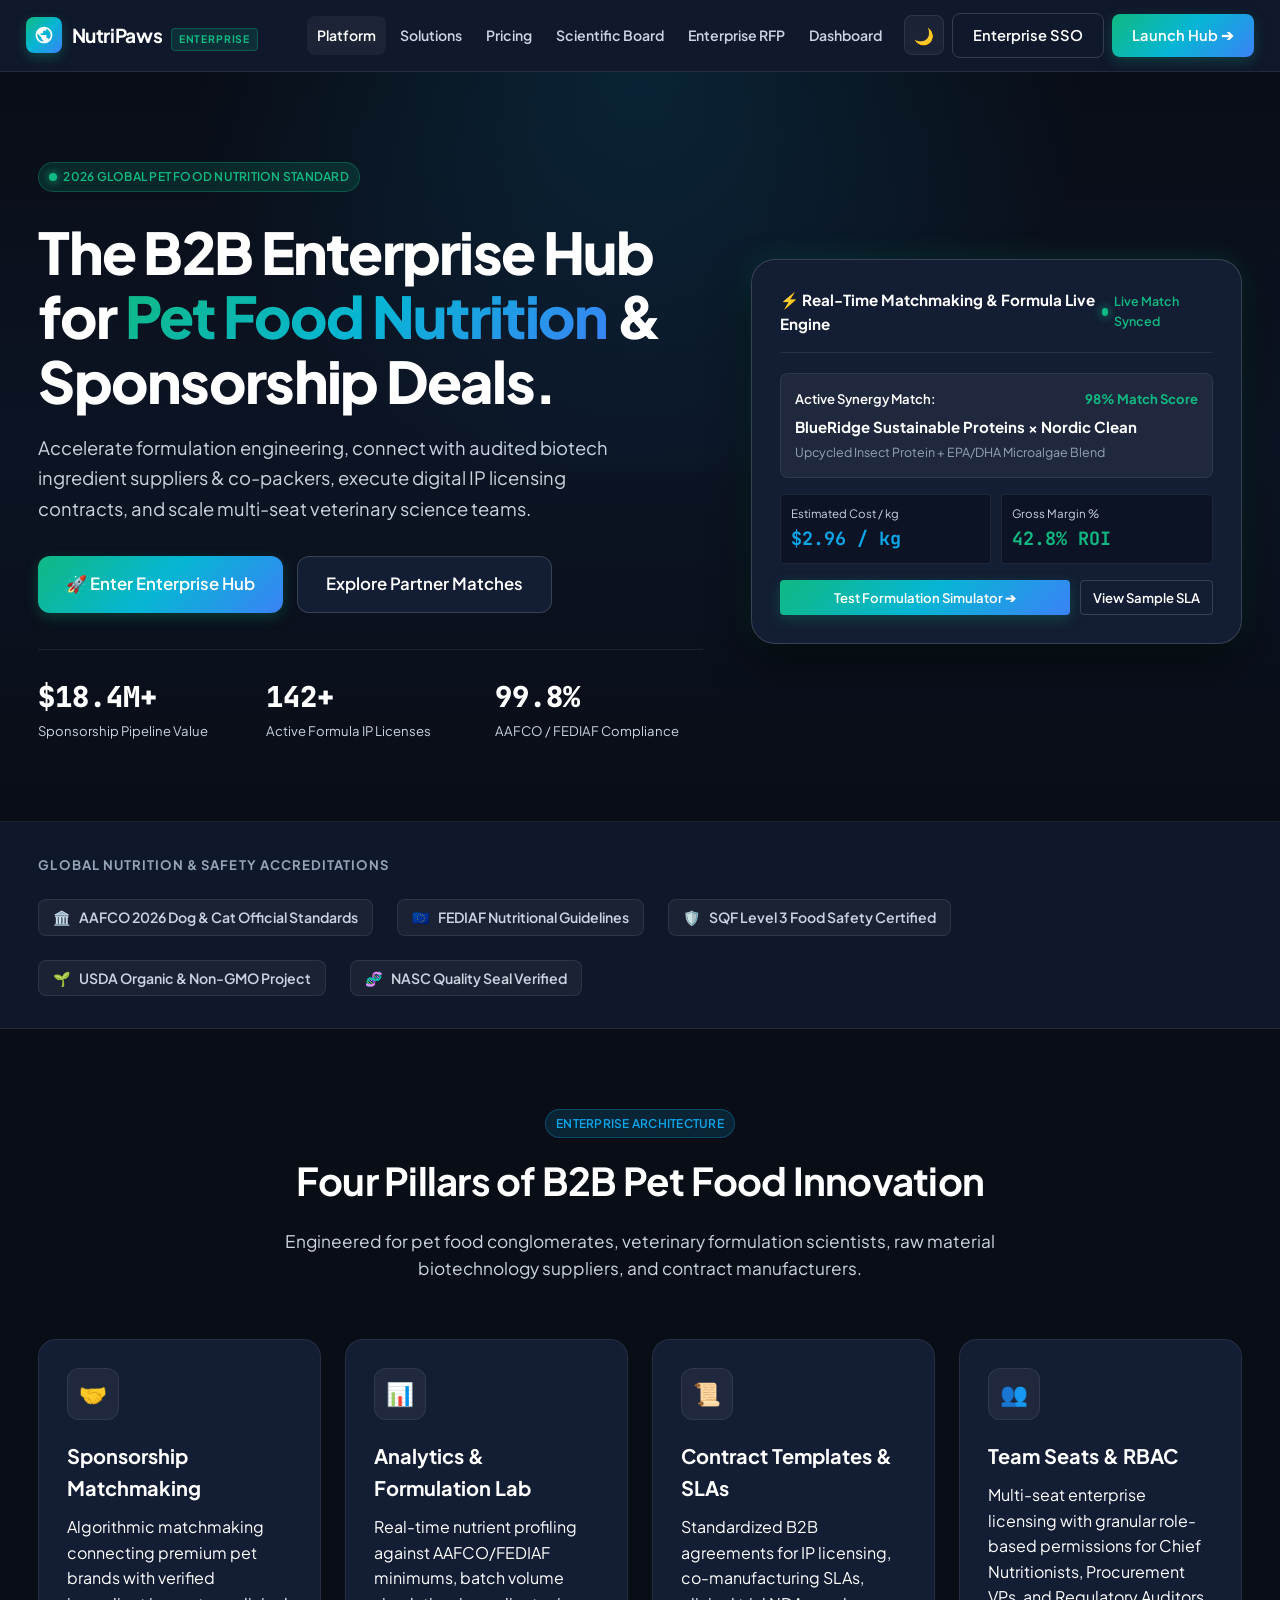
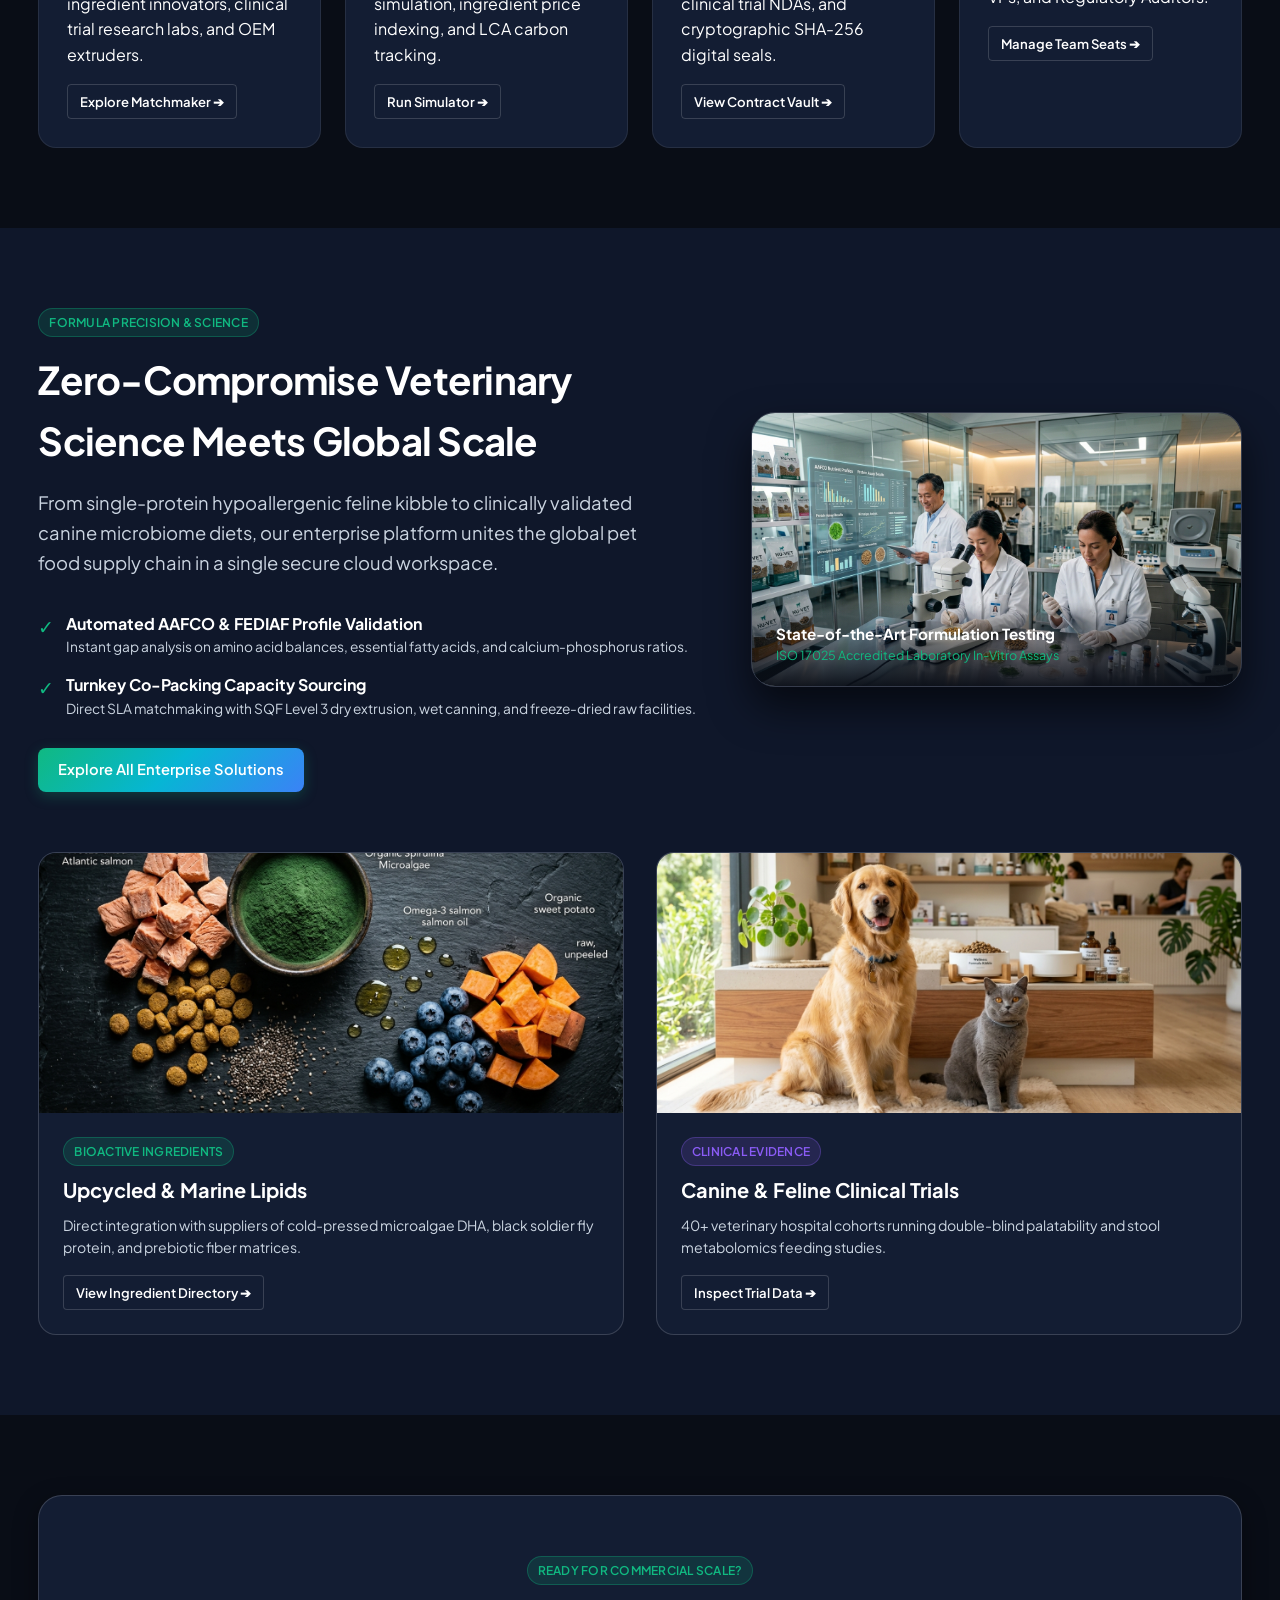
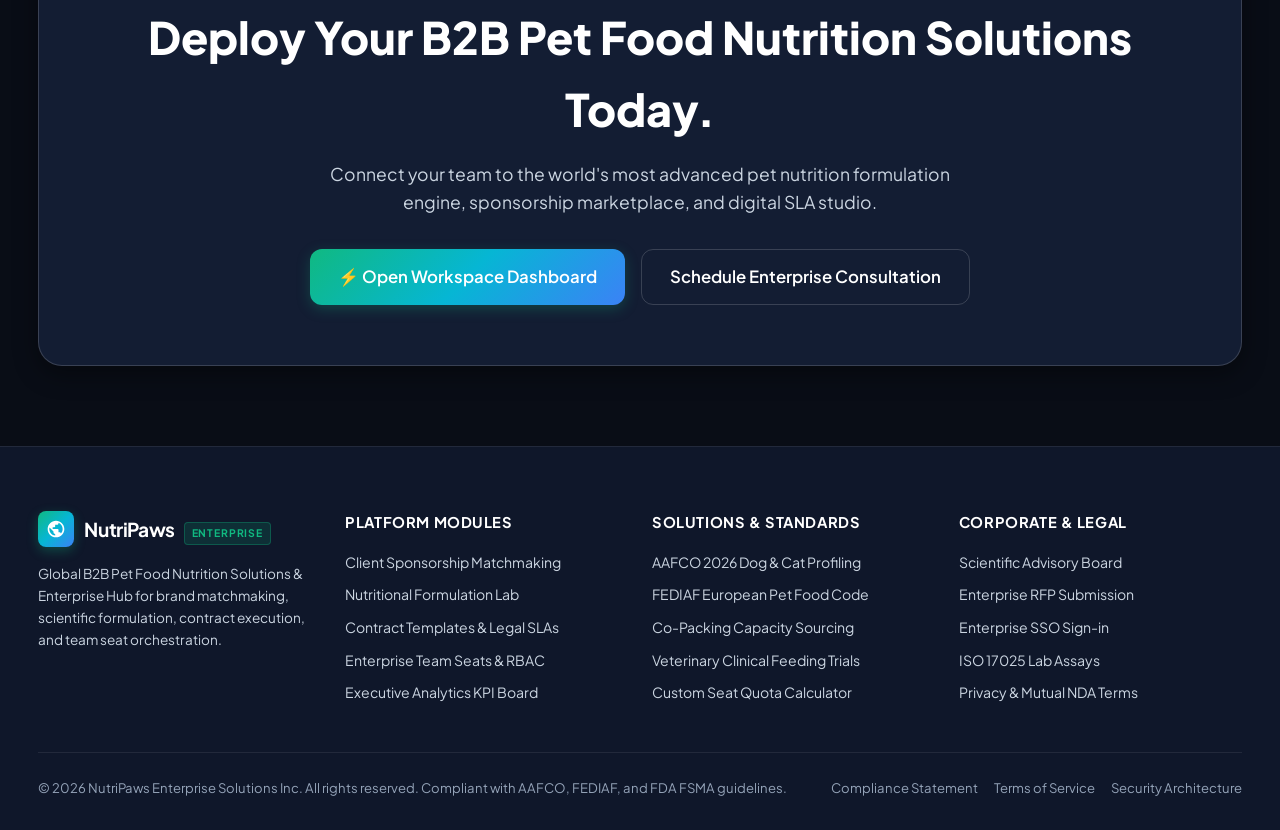
<file: index.html>
<!DOCTYPE html>
<html lang="en">

<head>
  <meta charset="UTF-8" />
  <meta name="viewport" content="width=device-width, initial-scale=1.0" />
  <title>NutriPaws Enterprise | Pet Food Nutrition Solutions & Enterprise Hub</title>
  <link rel="icon" href="favicon.svg" type="image/svg+xml" />
  <link rel="stylesheet" href="styles.css" />
</head>

<body>
  <!-- Enterprise Header -->
  <header class="site-header">
    <div class="container nav">
      <a class="logo" href="index.html">
        <div class="logo-icon">
          <svg viewBox="0 0 24 24" fill="currentColor">
            <path d="M12 2C6.48 2 2 6.48 2 12s4.48 10 10 10 10-4.48 10-10S17.52 2 12 2zm-1 17.93c-3.95-.49-7-3.85-7-7.93 0-.62.08-1.21.21-1.79L9 15v1c0 1.1.9 2 2 2v1.93zm6.9-2.54c-.26-.81-1-1.39-1.9-1.39h-1v-3c0-.55-.45-1-1-1H8v-2h2c.55 0 1-.45 1-1V7h2c1.1 0 2-.9 2-2v-.41c2.93 1.19 5 4.06 5 7.41 0 2.08-.8 3.97-2.1 5.39z"/>
          </svg>
        </div>
        <span>NutriPaws <span class="logo-badge">ENTERPRISE</span></span>
      </a>

      <button class="site-menu-toggle" type="button" data-site-menu-toggle>
        ☰
      </button>

      <nav class="nav-links" id="site-menu">
        <a class="active" href="index.html">Platform</a>
        <a href="services.html">Solutions</a>
        <a href="pricing.html">Pricing</a>
        <a href="about.html">Scientific Board</a>
        <a href="contact.html">Enterprise RFP</a>
        <a href="dashboard.html">Dashboard</a>
        <div class="nav-actions">
          <button class="icon-btn" data-theme-toggle title="Dark/Light Mode">🌙</button>
          <a class="btn btn-outline" href="login.html">Enterprise SSO</a>
          <a class="btn btn-primary" href="dashboard.html">Launch Hub ➔</a>
        </div>
      </nav>
    </div>
  </header>

  <!-- Hero Section with Interactive Matchmaking Widget -->
  <section class="hero">
    <div class="container">
      <div class="hero-grid">
        <div>
          <div class="badge badge-emerald" style="margin-bottom: 12px;">
            <span class="pulse-dot"></span> 2026 Global Pet Food Nutrition Standard
          </div>
          <h1 class="hero-title">
            The B2B Enterprise Hub for <span class="text-gradient">Pet Food Nutrition</span> & Sponsorship Deals.
          </h1>
          <p class="hero-description">
            Accelerate formulation engineering, connect with audited biotech ingredient suppliers & co-packers, execute digital IP licensing contracts, and scale multi-seat veterinary science teams.
          </p>
          <div class="hero-actions">
            <a class="btn btn-primary btn-lg" href="dashboard.html">
              🚀 Enter Enterprise Hub
            </a>
            <a class="btn btn-secondary btn-lg" href="dashboard.html#matchmaking">
              Explore Partner Matches
            </a>
          </div>

          <!-- Hero Metrics Bar -->
          <div class="hero-stats-strip">
            <div>
              <div class="stat-item-num">$18.4M+</div>
              <div class="stat-item-label">Sponsorship Pipeline Value</div>
            </div>
            <div>
              <div class="stat-item-num">142+</div>
              <div class="stat-item-label">Active Formula IP Licenses</div>
            </div>
            <div>
              <div class="stat-item-num">99.8%</div>
              <div class="stat-item-label">AAFCO / FEDIAF Compliance</div>
            </div>
          </div>
        </div>

        <!-- Interactive Hero Widget Demo -->
        <div>
          <div class="hero-widget-card">
            <div class="widget-header">
              <div style="font-weight: 700; font-size: 0.95rem;">⚡ Real-Time Matchmaking & Formula Live Engine</div>
              <div class="widget-live-tag">
                <span class="pulse-dot"></span> Live Match Synced
              </div>
            </div>

            <div style="background: var(--bg-subtle); padding: 14px; border-radius: var(--radius-sm); border: 1px solid var(--border-subtle); margin-bottom: 16px;">
              <div style="display: flex; justify-content: space-between; font-size: 0.82rem; margin-bottom: 6px;">
                <span style="font-weight: 600;">Active Synergy Match:</span>
                <span style="color: var(--brand-emerald); font-weight: 700;">98% Match Score</span>
              </div>
              <div style="font-size: 0.94rem; font-weight: 700; color: var(--text-primary);">BlueRidge Sustainable Proteins × Nordic Clean</div>
              <div style="font-size: 0.78rem; color: var(--text-muted); margin-top: 4px;">Upcycled Insect Protein + EPA/DHA Microalgae Blend</div>
            </div>

            <div class="grid grid-2" style="gap: 10px; margin-bottom: 16px;">
              <div style="background: var(--bg-input); padding: 10px; border-radius: var(--radius-xs); border: 1px solid var(--border-subtle);">
                <div style="font-size: 0.72rem; color: var(--text-secondary);">Estimated Cost / kg</div>
                <div class="font-mono" style="font-size: 1.15rem; font-weight: 700; color: var(--brand-primary);">$2.96 / kg</div>
              </div>
              <div style="background: var(--bg-input); padding: 10px; border-radius: var(--radius-xs); border: 1px solid var(--border-subtle);">
                <div style="font-size: 0.72rem; color: var(--text-secondary);">Gross Margin %</div>
                <div class="font-mono" style="font-size: 1.15rem; font-weight: 700; color: var(--brand-emerald);">42.8% ROI</div>
              </div>
            </div>

            <div style="display: flex; gap: 10px; flex-wrap: wrap;">
              <a class="btn btn-primary btn-sm" style="flex: 1; min-width: 140px;" href="dashboard.html#formulation">
                Test Formulation Simulator ➔
              </a>
              <a class="btn btn-outline btn-sm" href="dashboard.html#contracts">
                View Sample SLA
              </a>
            </div>
          </div>
        </div>
      </div>
    </div>
  </section>

  <!-- Global Trust & Regulatory Compliance Strip -->
  <div class="trust-strip">
    <div class="container trust-flex">
      <div class="trust-title">Global Nutrition & Safety Accreditations</div>
      <div class="trust-badges">
        <div class="trust-item"><span>🏛️</span> AAFCO 2026 Dog & Cat Official Standards</div>
        <div class="trust-item"><span>🇪🇺</span> FEDIAF Nutritional Guidelines</div>
        <div class="trust-item"><span>🛡️</span> SQF Level 3 Food Safety Certified</div>
        <div class="trust-item"><span>🌱</span> USDA Organic & Non-GMO Project</div>
        <div class="trust-item"><span>🧬</span> NASC Quality Seal Verified</div>
      </div>
    </div>
  </div>

  <!-- Core Platform Pillars Section -->
  <section class="section">
    <div class="container">
      <div class="section-header">
        <span class="badge badge-blue">Enterprise Architecture</span>
        <h2 class="section-title">Four Pillars of B2B Pet Food Innovation</h2>
        <p class="section-subtitle">
          Engineered for pet food conglomerates, veterinary formulation scientists, raw material biotechnology suppliers, and contract manufacturers.
        </p>
      </div>

      <div class="grid grid-4">
        <!-- Pillar 1: Matchmaking -->
        <div class="card">
          <div class="card-icon">🤝</div>
          <h3>Sponsorship Matchmaking</h3>
          <p>
            Algorithmic matchmaking connecting premium pet brands with verified ingredient innovators, clinical trial research labs, and OEM extruders.
          </p>
          <div style="margin-top: 16px;">
            <a class="btn btn-outline btn-sm" href="dashboard.html#matchmaking">Explore Matchmaker ➔</a>
          </div>
        </div>

        <!-- Pillar 2: Analytics & Formulation -->
        <div class="card">
          <div class="card-icon">📊</div>
          <h3>Analytics & Formulation Lab</h3>
          <p>
            Real-time nutrient profiling against AAFCO/FEDIAF minimums, batch volume simulation, ingredient price indexing, and LCA carbon tracking.
          </p>
          <div style="margin-top: 16px;">
            <a class="btn btn-outline btn-sm" href="dashboard.html#formulation">Run Simulator ➔</a>
          </div>
        </div>

        <!-- Pillar 3: Contracts & SLAs -->
        <div class="card">
          <div class="card-icon">📜</div>
          <h3>Contract Templates & SLAs</h3>
          <p>
            Standardized B2B agreements for IP licensing, co-manufacturing SLAs, clinical trial NDAs, and cryptographic SHA-256 digital seals.
          </p>
          <div style="margin-top: 16px;">
            <a class="btn btn-outline btn-sm" href="dashboard.html#contracts">View Contract Vault ➔</a>
          </div>
        </div>

        <!-- Pillar 4: Team Seats & RBAC -->
        <div class="card">
          <div class="card-icon">👥</div>
          <h3>Team Seats & RBAC</h3>
          <p>
            Multi-seat enterprise licensing with granular role-based permissions for Chief Nutritionists, Procurement VPs, and Regulatory Auditors.
          </p>
          <div style="margin-top: 16px;">
            <a class="btn btn-outline btn-sm" href="dashboard.html#team-seats">Manage Team Seats ➔</a>
          </div>
        </div>
      </div>
    </div>
  </section>

  <!-- Interactive Deep Dive Section: Why Leading Brands Choose NutriPaws -->
  <section class="section section-alt">
    <div class="container">
      <div class="hero-grid" style="align-items: center; margin-bottom: 60px;">
        <div>
          <span class="badge badge-emerald">Formula Precision & Science</span>
          <h2 class="section-title">Zero-Compromise Veterinary Science Meets Global Scale</h2>
          <p class="hero-description">
            From single-protein hypoallergenic feline kibble to clinically validated canine microbiome diets, our enterprise platform unites the global pet food supply chain in a single secure cloud workspace.
          </p>
          <div style="display: flex; flex-direction: column; gap: 14px; margin-bottom: 28px;">
            <div style="display: flex; gap: 12px; align-items: flex-start;">
              <span style="color: var(--brand-emerald); font-size: 1.2rem;">✓</span>
              <div>
                <strong>Automated AAFCO & FEDIAF Profile Validation</strong>
                <p style="font-size: 0.86rem; color: var(--text-secondary);">Instant gap analysis on amino acid balances, essential fatty acids, and calcium-phosphorus ratios.</p>
              </div>
            </div>
            <div style="display: flex; gap: 12px; align-items: flex-start;">
              <span style="color: var(--brand-emerald); font-size: 1.2rem;">✓</span>
              <div>
                <strong>Turnkey Co-Packing Capacity Sourcing</strong>
                <p style="font-size: 0.86rem; color: var(--text-secondary);">Direct SLA matchmaking with SQF Level 3 dry extrusion, wet canning, and freeze-dried raw facilities.</p>
              </div>
            </div>
          </div>
          <a class="btn btn-primary" href="services.html">Explore All Enterprise Solutions</a>
        </div>

        <div>
          <div style="position: relative; border-radius: var(--radius-xl); overflow: hidden; border: 1px solid var(--border-medium); box-shadow: var(--shadow-lg);">
            <img src="assets/hero_lab.jpg" alt="Pet Food Science Laboratory" style="width: 100%; height: auto; object-fit: cover; border-radius: 0;" />
            <div style="position: absolute; bottom: 0; left: 0; right: 0; background: linear-gradient(180deg, transparent 0%, rgba(9, 13, 22, 0.95) 100%); padding: 20px 24px;">
              <div style="font-weight: 700; font-size: 0.95rem; color: white;">State-of-the-Art Formulation Testing</div>
              <div style="font-size: 0.78rem; color: var(--brand-emerald);">ISO 17025 Accredited Laboratory In-Vitro Assays</div>
            </div>
          </div>
        </div>
      </div>

      <!-- Second Feature Grid: Sustainable Ingredients & Pet Wellness -->
      <div class="grid grid-2" style="gap: 32px; align-items: center;">
        <div class="card" style="padding: 0; overflow: hidden; border-color: var(--border-medium);">
          <img src="assets/ingredients.jpg" alt="Sustainable Pet Food Ingredients" style="width: 100%; height: 260px; object-fit: cover;" />
          <div style="padding: 24px;">
            <div class="badge badge-emerald" style="margin-bottom: 8px;">Bioactive Ingredients</div>
            <h3 style="margin-bottom: 8px;">Upcycled & Marine Lipids</h3>
            <p style="font-size: 0.88rem; color: var(--text-secondary); margin-bottom: 16px;">
              Direct integration with suppliers of cold-pressed microalgae DHA, black soldier fly protein, and prebiotic fiber matrices.
            </p>
            <a class="btn btn-secondary btn-sm" href="dashboard.html#matchmaking">View Ingredient Directory ➔</a>
          </div>
        </div>

        <div class="card" style="padding: 0; overflow: hidden; border-color: var(--border-medium);">
          <img src="assets/wellness.jpg" alt="Canine and Feline Wellness" style="width: 100%; height: 260px; object-fit: cover;" />
          <div style="padding: 24px;">
            <div class="badge badge-purple" style="margin-bottom: 8px;">Clinical Evidence</div>
            <h3 style="margin-bottom: 8px;">Canine & Feline Clinical Trials</h3>
            <p style="font-size: 0.88rem; color: var(--text-secondary); margin-bottom: 16px;">
              40+ veterinary hospital cohorts running double-blind palatability and stool metabolomics feeding studies.
            </p>
            <a class="btn btn-secondary btn-sm" href="dashboard.html#formulation">Inspect Trial Data ➔</a>
          </div>
        </div>
      </div>
    </div>
  </section>

  <!-- CTA Banner -->
  <section class="section">
    <div class="container">
      <div class="cta-card">
        <span class="badge badge-emerald" style="margin-bottom: 16px;">Ready for Commercial Scale?</span>
        <h2>Deploy Your B2B Pet Food Nutrition Solutions Today.</h2>
        <p>
          Connect your team to the world's most advanced pet nutrition formulation engine, sponsorship marketplace, and digital SLA studio.
        </p>
        <div style="display: flex; justify-content: center; gap: 16px; flex-wrap: wrap;">
          <a class="btn btn-primary btn-lg" href="dashboard.html">
            ⚡ Open Workspace Dashboard
          </a>
          <a class="btn btn-outline btn-lg" href="contact.html">
            Schedule Enterprise Consultation
          </a>
        </div>
      </div>
    </div>
  </section>

  <!-- Enterprise Footer -->
  <footer class="site-footer" style="background: var(--bg-secondary); border-top: 1px solid var(--border-subtle); padding: 64px 0 32px;">
    <div class="container">
      <div class="grid grid-4" style="margin-bottom: 48px;">
        <div>
          <a class="logo" href="index.html" style="margin-bottom: 16px;">
            <div class="logo-icon">
              <svg viewBox="0 0 24 24" fill="currentColor">
                <path d="M12 2C6.48 2 2 6.48 2 12s4.48 10 10 10 10-4.48 10-10S17.52 2 12 2zm-1 17.93c-3.95-.49-7-3.85-7-7.93 0-.62.08-1.21.21-1.79L9 15v1c0 1.1.9 2 2 2v1.93zm6.9-2.54c-.26-.81-1-1.39-1.9-1.39h-1v-3c0-.55-.45-1-1-1H8v-2h2c.55 0 1-.45 1-1V7h2c1.1 0 2-.9 2-2v-.41c2.93 1.19 5 4.06 5 7.41 0 2.08-.8 3.97-2.1 5.39z"/>
              </svg>
            </div>
            <span>NutriPaws <span class="logo-badge">ENTERPRISE</span></span>
          </a>
          <p style="font-size: 0.85rem; color: var(--text-secondary); line-height: 1.6;">
            Global B2B Pet Food Nutrition Solutions & Enterprise Hub for brand matchmaking, scientific formulation, contract execution, and team seat orchestration.
          </p>
        </div>

        <div>
          <h4 style="font-size: 0.92rem; font-weight: 700; margin-bottom: 16px; text-transform: uppercase; letter-spacing: 0.04em;">Platform Modules</h4>
          <ul style="list-style: none; display: flex; flex-direction: column; gap: 10px; font-size: 0.88rem; color: var(--text-secondary);">
            <li><a href="dashboard.html#matchmaking">Client Sponsorship Matchmaking</a></li>
            <li><a href="dashboard.html#formulation">Nutritional Formulation Lab</a></li>
            <li><a href="dashboard.html#contracts">Contract Templates & Legal SLAs</a></li>
            <li><a href="dashboard.html#team-seats">Enterprise Team Seats & RBAC</a></li>
            <li><a href="dashboard.html#overview">Executive Analytics KPI Board</a></li>
          </ul>
        </div>

        <div>
          <h4 style="font-size: 0.92rem; font-weight: 700; margin-bottom: 16px; text-transform: uppercase; letter-spacing: 0.04em;">Solutions & Standards</h4>
          <ul style="list-style: none; display: flex; flex-direction: column; gap: 10px; font-size: 0.88rem; color: var(--text-secondary);">
            <li><a href="services.html">AAFCO 2026 Dog & Cat Profiling</a></li>
            <li><a href="services.html">FEDIAF European Pet Food Code</a></li>
            <li><a href="services.html">Co-Packing Capacity Sourcing</a></li>
            <li><a href="services.html">Veterinary Clinical Feeding Trials</a></li>
            <li><a href="pricing.html">Custom Seat Quota Calculator</a></li>
          </ul>
        </div>

        <div>
          <h4 style="font-size: 0.92rem; font-weight: 700; margin-bottom: 16px; text-transform: uppercase; letter-spacing: 0.04em;">Corporate & Legal</h4>
          <ul style="list-style: none; display: flex; flex-direction: column; gap: 10px; font-size: 0.88rem; color: var(--text-secondary);">
            <li><a href="about.html">Scientific Advisory Board</a></li>
            <li><a href="contact.html">Enterprise RFP Submission</a></li>
            <li><a href="login.html">Enterprise SSO Sign-in</a></li>
            <li><a href="about.html">ISO 17025 Lab Assays</a></li>
            <li><a href="about.html">Privacy & Mutual NDA Terms</a></li>
          </ul>
        </div>
      </div>

      <div style="border-top: 1px solid var(--border-subtle); padding-top: 24px; display: flex; justify-content: space-between; align-items: center; flex-wrap: wrap; gap: 16px; font-size: 0.82rem; color: var(--text-muted);">
        <div>© 2026 NutriPaws Enterprise Solutions Inc. All rights reserved. Compliant with AAFCO, FEDIAF, and FDA FSMA guidelines.</div>
        <div style="display: flex; gap: 16px;">
          <a href="about.html">Compliance Statement</a>
          <a href="about.html">Terms of Service</a>
          <a href="about.html">Security Architecture</a>
        </div>
      </div>
    </div>
  </footer>

  <div class="toast-container"></div>
  <script src="app.js"></script>
</body>

</html>
</file>
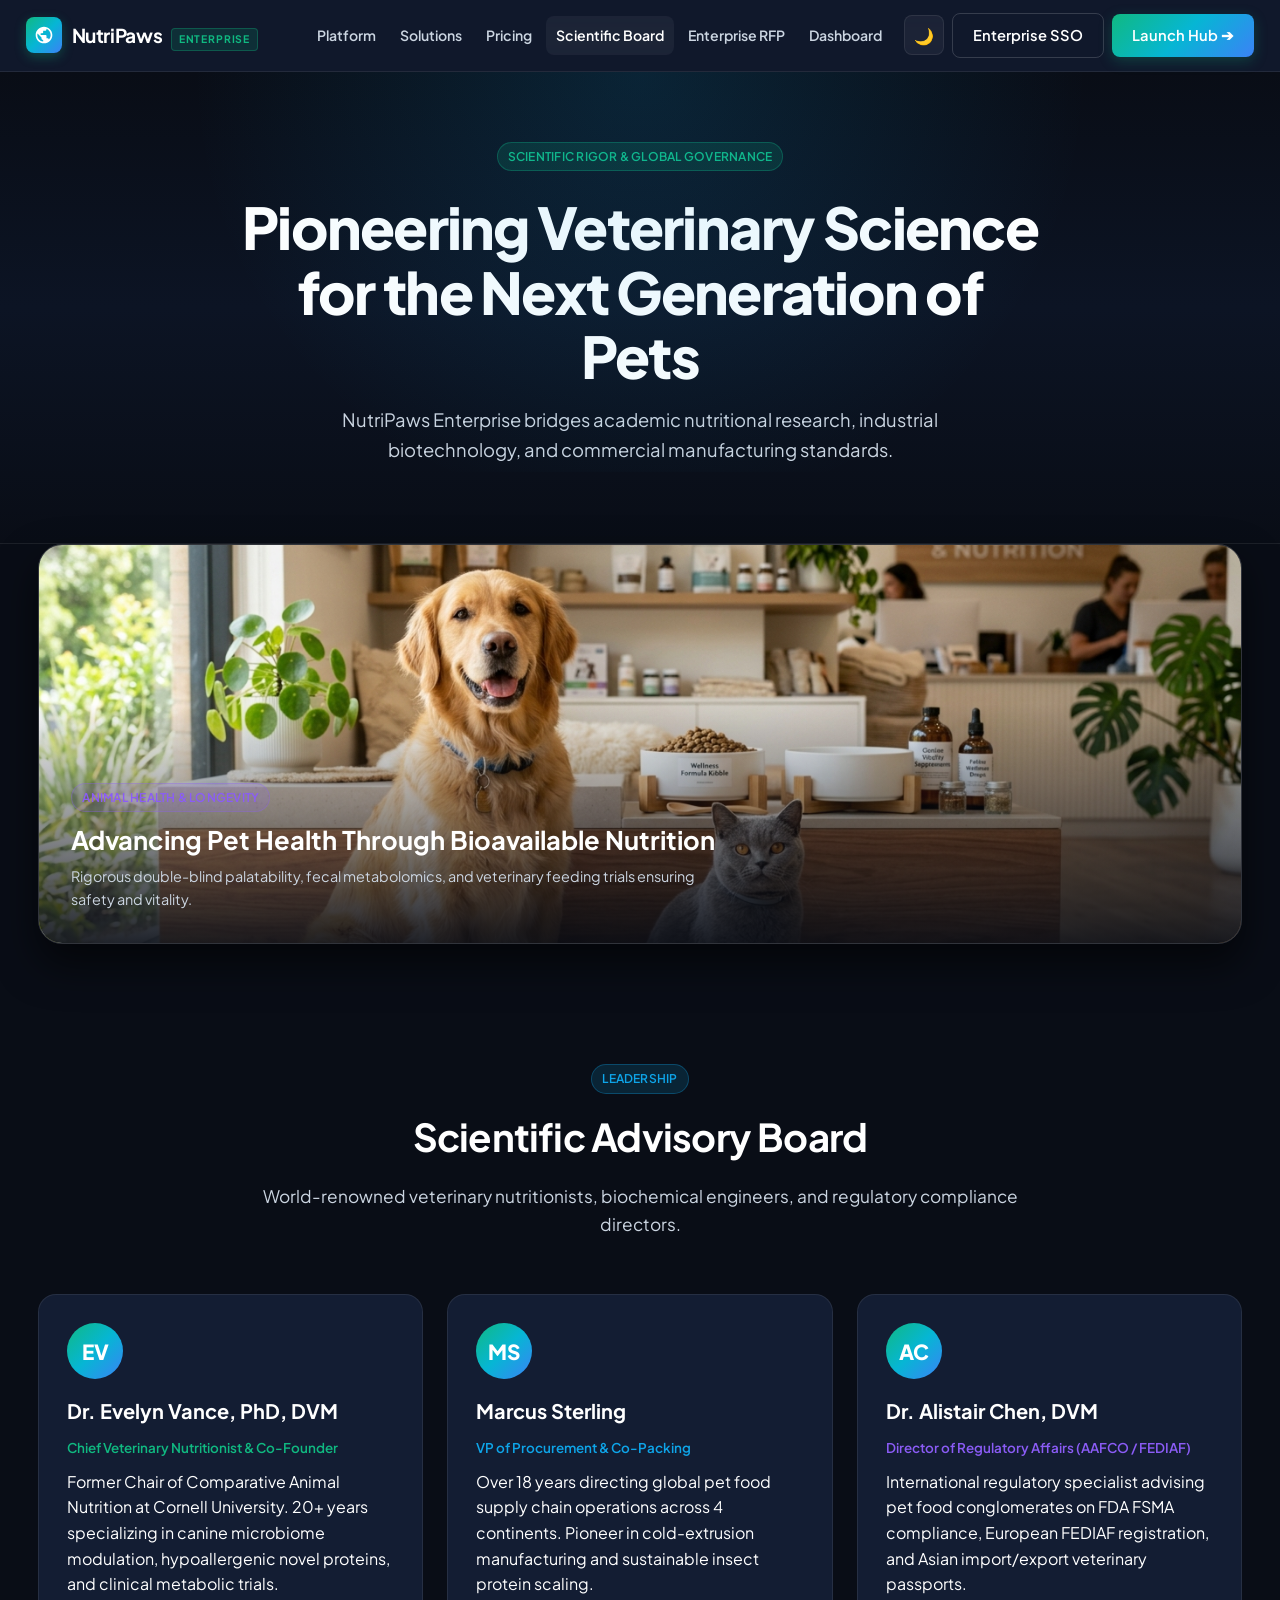
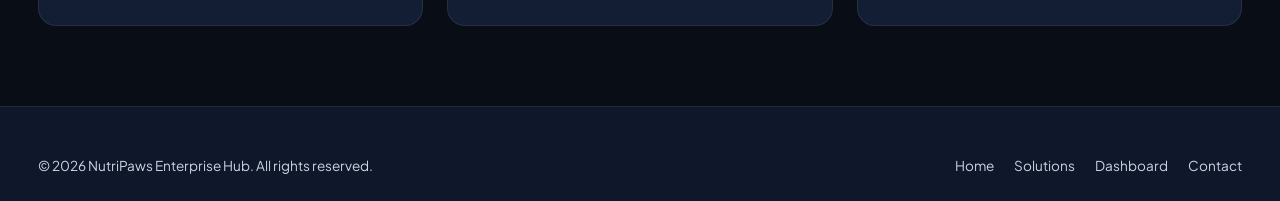
<file: about.html>
<!DOCTYPE html>
<html lang="en">

<head>
  <meta charset="UTF-8" />
  <meta name="viewport" content="width=device-width, initial-scale=1.0" />
  <title>Scientific Advisory Board & Mission | NutriPaws Enterprise</title>
  <link rel="icon" href="favicon.svg" type="image/svg+xml" />
  <link rel="stylesheet" href="styles.css" />
</head>

<body>
  <!-- Header -->
  <header class="site-header">
    <div class="container nav">
      <a class="logo" href="index.html">
        <div class="logo-icon">
          <svg viewBox="0 0 24 24" fill="currentColor">
            <path d="M12 2C6.48 2 2 6.48 2 12s4.48 10 10 10 10-4.48 10-10S17.52 2 12 2zm-1 17.93c-3.95-.49-7-3.85-7-7.93 0-.62.08-1.21.21-1.79L9 15v1c0 1.1.9 2 2 2v1.93zm6.9-2.54c-.26-.81-1-1.39-1.9-1.39h-1v-3c0-.55-.45-1-1-1H8v-2h2c.55 0 1-.45 1-1V7h2c1.1 0 2-.9 2-2v-.41c2.93 1.19 5 4.06 5 7.41 0 2.08-.8 3.97-2.1 5.39z"/>
          </svg>
        </div>
        <span>NutriPaws <span class="logo-badge">ENTERPRISE</span></span>
      </a>

      <button class="site-menu-toggle" type="button" data-site-menu-toggle>
        ☰
      </button>

      <nav class="nav-links" id="site-menu">
        <a href="index.html">Platform</a>
        <a href="services.html">Solutions</a>
        <a href="pricing.html">Pricing</a>
        <a class="active" href="about.html">Scientific Board</a>
        <a href="contact.html">Enterprise RFP</a>
        <a href="dashboard.html">Dashboard</a>
        <div class="nav-actions">
          <button class="icon-btn" data-theme-toggle title="Dark/Light Mode">🌙</button>
          <a class="btn btn-outline" href="login.html">Enterprise SSO</a>
          <a class="btn btn-primary" href="dashboard.html">Launch Hub ➔</a>
        </div>
      </nav>
    </div>
  </header>

  <!-- Hero -->
  <section class="hero" style="padding: 70px 0 50px;">
    <div class="container text-center" style="text-align: center; max-width: 800px; margin: 0 auto;">
      <span class="badge badge-emerald" style="margin-bottom: 12px;">Scientific Rigor & Global Governance</span>
      <h1 class="hero-title" style="margin: 12px 0 16px;">
        Pioneering Veterinary Science for the Next Generation of Pets
      </h1>
      <p class="hero-description" style="margin: 0 auto 28px;">
        NutriPaws Enterprise bridges academic nutritional research, industrial biotechnology, and commercial manufacturing standards.
      </p>
    </div>
  </section>

  <!-- Visual Image Strip -->
  <div class="container" style="margin-bottom: 40px;">
    <div style="border-radius: var(--radius-xl); overflow: hidden; border: 1px solid var(--border-medium); max-height: 400px; position: relative; box-shadow: var(--shadow-lg);">
      <img src="assets/wellness.jpg" alt="Veterinary Wellness & Clinical Evidence" style="width: 100%; height: 400px; object-fit: cover; object-position: center 25%;" />
      <div style="position: absolute; inset: 0; background: linear-gradient(180deg, transparent 40%, rgba(9, 13, 22, 0.9) 100%); display: flex; flex-direction: column; justify-content: flex-end; padding: 32px;">
        <span class="badge badge-purple" style="width: fit-content; margin-bottom: 8px;">Animal Health & Longevity</span>
        <h2 style="font-size: 1.6rem; color: white; margin-bottom: 4px;">Advancing Pet Health Through Bioavailable Nutrition</h2>
        <p style="color: #cbd5e1; font-size: 0.9rem; max-width: 650px;">Rigorous double-blind palatability, fecal metabolomics, and veterinary feeding trials ensuring safety and vitality.</p>
      </div>
    </div>
  </div>

  <!-- Scientific Board -->
  <section class="section">
    <div class="container">
      <div class="section-header">
        <span class="badge badge-blue">Leadership</span>
        <h2 class="section-title">Scientific Advisory Board</h2>
        <p class="section-subtitle">World-renowned veterinary nutritionists, biochemical engineers, and regulatory compliance directors.</p>
      </div>

      <div class="grid grid-3">
        <div class="card" style="text-align: left;">
          <div style="width: 56px; height: 56px; border-radius: 50%; background: var(--gradient-brand); color: white; display: grid; place-items: center; font-weight: 800; font-size: 1.3rem; margin-bottom: 16px;">EV</div>
          <h3>Dr. Evelyn Vance, PhD, DVM</h3>
          <div style="font-size: 0.84rem; color: var(--brand-emerald); font-weight: 600; margin-bottom: 10px;">Chief Veterinary Nutritionist & Co-Founder</div>
          <p>Former Chair of Comparative Animal Nutrition at Cornell University. 20+ years specializing in canine microbiome modulation, hypoallergenic novel proteins, and clinical metabolic trials.</p>
        </div>

        <div class="card" style="text-align: left;">
          <div style="width: 56px; height: 56px; border-radius: 50%; background: var(--gradient-brand); color: white; display: grid; place-items: center; font-weight: 800; font-size: 1.3rem; margin-bottom: 16px;">MS</div>
          <h3>Marcus Sterling</h3>
          <div style="font-size: 0.84rem; color: var(--brand-primary); font-weight: 600; margin-bottom: 10px;">VP of Procurement & Co-Packing</div>
          <p>Over 18 years directing global pet food supply chain operations across 4 continents. Pioneer in cold-extrusion manufacturing and sustainable insect protein scaling.</p>
        </div>

        <div class="card" style="text-align: left;">
          <div style="width: 56px; height: 56px; border-radius: 50%; background: var(--gradient-brand); color: white; display: grid; place-items: center; font-weight: 800; font-size: 1.3rem; margin-bottom: 16px;">AC</div>
          <h3>Dr. Alistair Chen, DVM</h3>
          <div style="font-size: 0.84rem; color: var(--brand-purple); font-weight: 600; margin-bottom: 10px;">Director of Regulatory Affairs (AAFCO / FEDIAF)</div>
          <p>International regulatory specialist advising pet food conglomerates on FDA FSMA compliance, European FEDIAF registration, and Asian import/export veterinary passports.</p>
        </div>
      </div>
    </div>
  </section>

  <!-- Footer -->
  <footer style="background: var(--bg-secondary); border-top: 1px solid var(--border-subtle); padding: 48px 0 24px;">
    <div class="container" style="display: flex; justify-content: space-between; align-items: center; flex-wrap: wrap; gap: 16px; font-size: 0.85rem; color: var(--text-secondary);">
      <div>© 2026 NutriPaws Enterprise Hub. All rights reserved.</div>
      <div style="display: flex; gap: 20px;">
        <a href="index.html">Home</a>
        <a href="services.html">Solutions</a>
        <a href="dashboard.html">Dashboard</a>
        <a href="contact.html">Contact</a>
      </div>
    </div>
  </footer>

  <div class="toast-container"></div>
  <script src="app.js"></script>
</body>

</html>
</file>
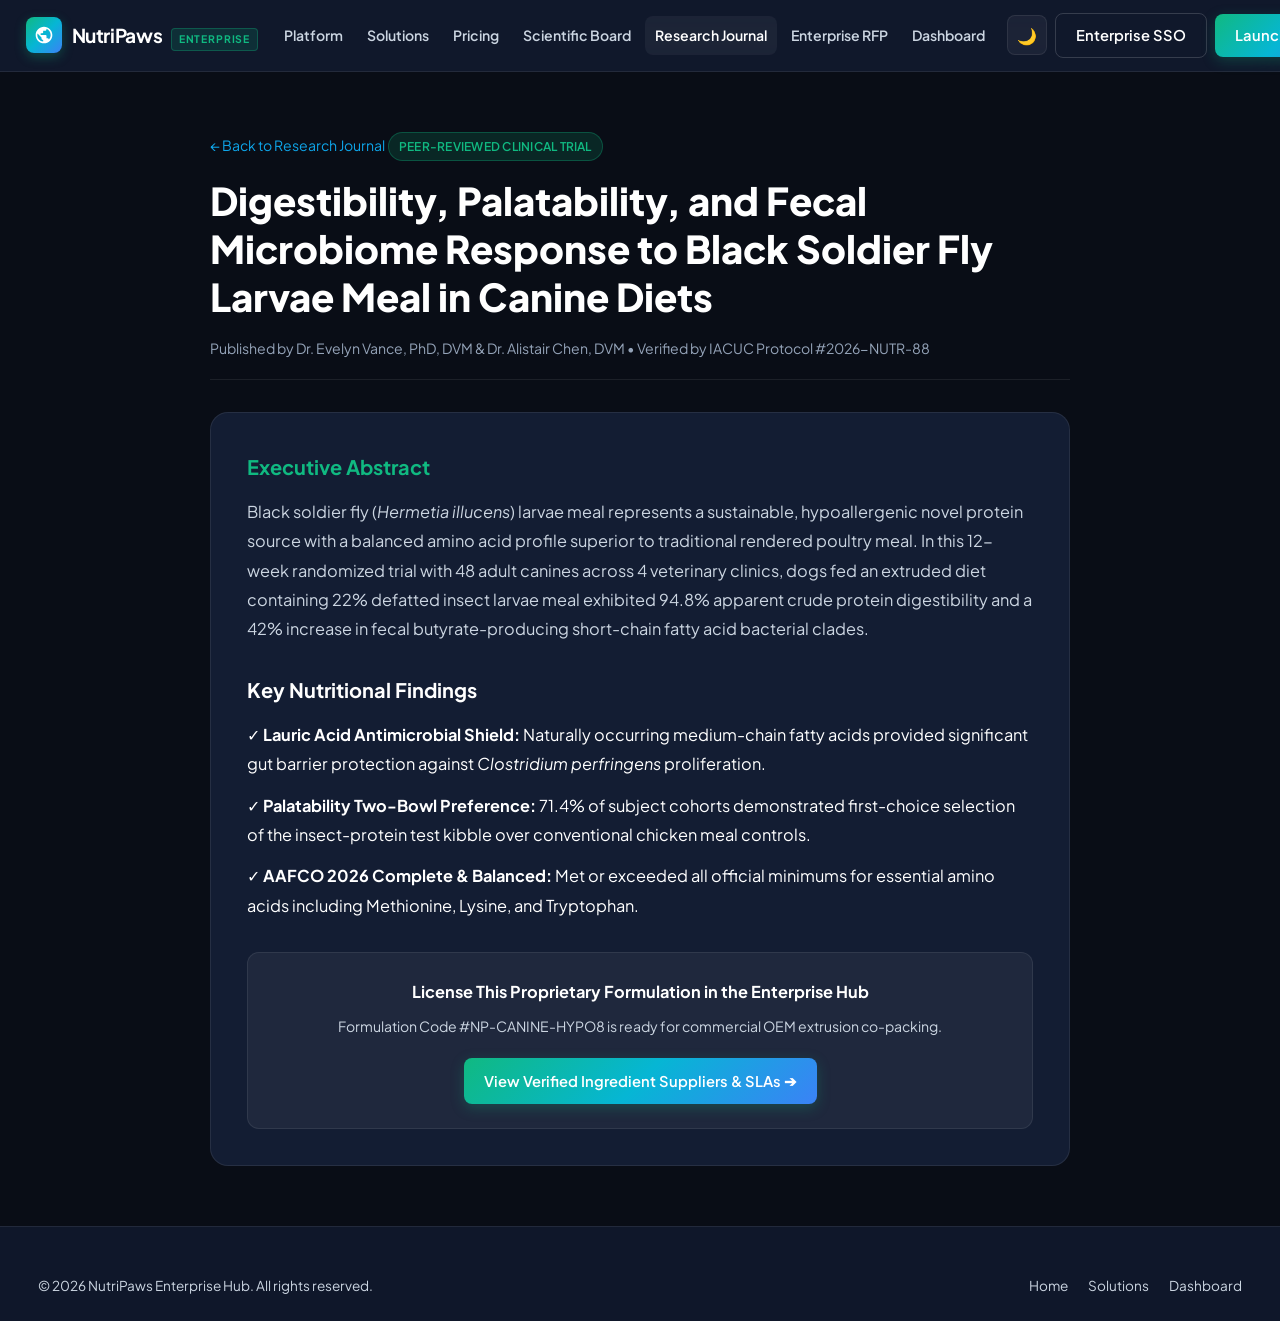
<file: blog-detail.html>
<!DOCTYPE html>
<html lang="en">

<head>
  <meta charset="UTF-8" />
  <meta name="viewport" content="width=device-width, initial-scale=1.0" />
  <title>Clinical Study: Black Soldier Fly Larvae Meal in Canine Nutrition | NutriPaws</title>
  <link rel="icon" href="favicon.svg" type="image/svg+xml" />
  <link rel="stylesheet" href="styles.css" />
</head>

<body>
  <!-- Header -->
  <header class="site-header">
    <div class="container nav">
      <a class="logo" href="index.html">
        <div class="logo-icon">
          <svg viewBox="0 0 24 24" fill="currentColor">
            <path d="M12 2C6.48 2 2 6.48 2 12s4.48 10 10 10 10-4.48 10-10S17.52 2 12 2zm-1 17.93c-3.95-.49-7-3.85-7-7.93 0-.62.08-1.21.21-1.79L9 15v1c0 1.1.9 2 2 2v1.93zm6.9-2.54c-.26-.81-1-1.39-1.9-1.39h-1v-3c0-.55-.45-1-1-1H8v-2h2c.55 0 1-.45 1-1V7h2c1.1 0 2-.9 2-2v-.41c2.93 1.19 5 4.06 5 7.41 0 2.08-.8 3.97-2.1 5.39z"/>
          </svg>
        </div>
        <span>NutriPaws <span class="logo-badge">ENTERPRISE</span></span>
      </a>

      <button class="site-menu-toggle" type="button" data-site-menu-toggle>
        ☰
      </button>

      <nav class="nav-links" id="site-menu">
        <a href="index.html">Platform</a>
        <a href="services.html">Solutions</a>
        <a href="pricing.html">Pricing</a>
        <a href="about.html">Scientific Board</a>
        <a class="active" href="blog.html">Research Journal</a>
        <a href="contact.html">Enterprise RFP</a>
        <a href="dashboard.html">Dashboard</a>
        <div class="nav-actions">
          <button class="icon-btn" data-theme-toggle title="Dark/Light Mode">🌙</button>
          <a class="btn btn-outline" href="login.html">Enterprise SSO</a>
          <a class="btn btn-primary" href="dashboard.html">Launch Hub ➔</a>
        </div>
      </nav>
    </div>
  </header>

  <!-- Article Body -->
  <main class="section" style="padding: 60px 0;">
    <div class="container" style="max-width: 860px; margin: 0 auto;">
      <a href="blog.html" style="font-size: 0.88rem; color: var(--brand-primary); margin-bottom: 20px; display: inline-block;">← Back to Research Journal</a>
      <div class="badge badge-emerald" style="margin-bottom: 14px;">Peer-Reviewed Clinical Trial</div>
      <h1 style="font-size: 2.4rem; font-weight: 800; line-height: 1.25; margin-bottom: 16px;">
        Digestibility, Palatability, and Fecal Microbiome Response to Black Soldier Fly Larvae Meal in Canine Diets
      </h1>
      <div style="font-size: 0.88rem; color: var(--text-muted); margin-bottom: 32px; padding-bottom: 20px; border-bottom: 1px solid var(--border-subtle);">
        Published by Dr. Evelyn Vance, PhD, DVM & Dr. Alistair Chen, DVM • Verified by IACUC Protocol #2026-NUTR-88
      </div>

      <div class="card" style="padding: 36px; line-height: 1.8; color: var(--text-primary); font-size: 1.02rem;">
        <h3 style="color: var(--brand-emerald); margin-bottom: 12px;">Executive Abstract</h3>
        <p style="margin-bottom: 24px; color: var(--text-secondary);">
          Black soldier fly (<em>Hermetia illucens</em>) larvae meal represents a sustainable, hypoallergenic novel protein source with a balanced amino acid profile superior to traditional rendered poultry meal. In this 12-week randomized trial with 48 adult canines across 4 veterinary clinics, dogs fed an extruded diet containing 22% defatted insect larvae meal exhibited 94.8% apparent crude protein digestibility and a 42% increase in fecal butyrate-producing short-chain fatty acid bacterial clades.
        </p>

        <h3 style="margin: 28px 0 12px;">Key Nutritional Findings</h3>
        <ul style="list-style: none; display: flex; flex-direction: column; gap: 12px; margin-bottom: 28px;">
          <li>✓ <strong>Lauric Acid Antimicrobial Shield:</strong> Naturally occurring medium-chain fatty acids provided significant gut barrier protection against <em>Clostridium perfringens</em> proliferation.</li>
          <li>✓ <strong>Palatability Two-Bowl Preference:</strong> 71.4% of subject cohorts demonstrated first-choice selection of the insect-protein test kibble over conventional chicken meal controls.</li>
          <li>✓ <strong>AAFCO 2026 Complete & Balanced:</strong> Met or exceeded all official minimums for essential amino acids including Methionine, Lysine, and Tryptophan.</li>
        </ul>

        <div style="margin-top: 32px; padding: 24px; background: var(--bg-subtle); border-radius: var(--radius-md); border: 1px solid var(--border-subtle); text-align: center;">
          <h4 style="margin-bottom: 8px;">License This Proprietary Formulation in the Enterprise Hub</h4>
          <p style="font-size: 0.88rem; color: var(--text-secondary); margin-bottom: 18px;">Formulation Code #NP-CANINE-HYPO8 is ready for commercial OEM extrusion co-packing.</p>
          <a class="btn btn-primary" href="dashboard.html#matchmaking">View Verified Ingredient Suppliers & SLAs ➔</a>
        </div>
      </div>
    </div>
  </main>

  <!-- Footer -->
  <footer style="background: var(--bg-secondary); border-top: 1px solid var(--border-subtle); padding: 48px 0 24px;">
    <div class="container" style="display: flex; justify-content: space-between; align-items: center; flex-wrap: wrap; gap: 16px; font-size: 0.85rem; color: var(--text-secondary);">
      <div>© 2026 NutriPaws Enterprise Hub. All rights reserved.</div>
      <div style="display: flex; gap: 20px;">
        <a href="index.html">Home</a>
        <a href="services.html">Solutions</a>
        <a href="dashboard.html">Dashboard</a>
      </div>
    </div>
  </footer>

  <div class="toast-container"></div>
  <script src="app.js"></script>
</body>

</html>
</file>
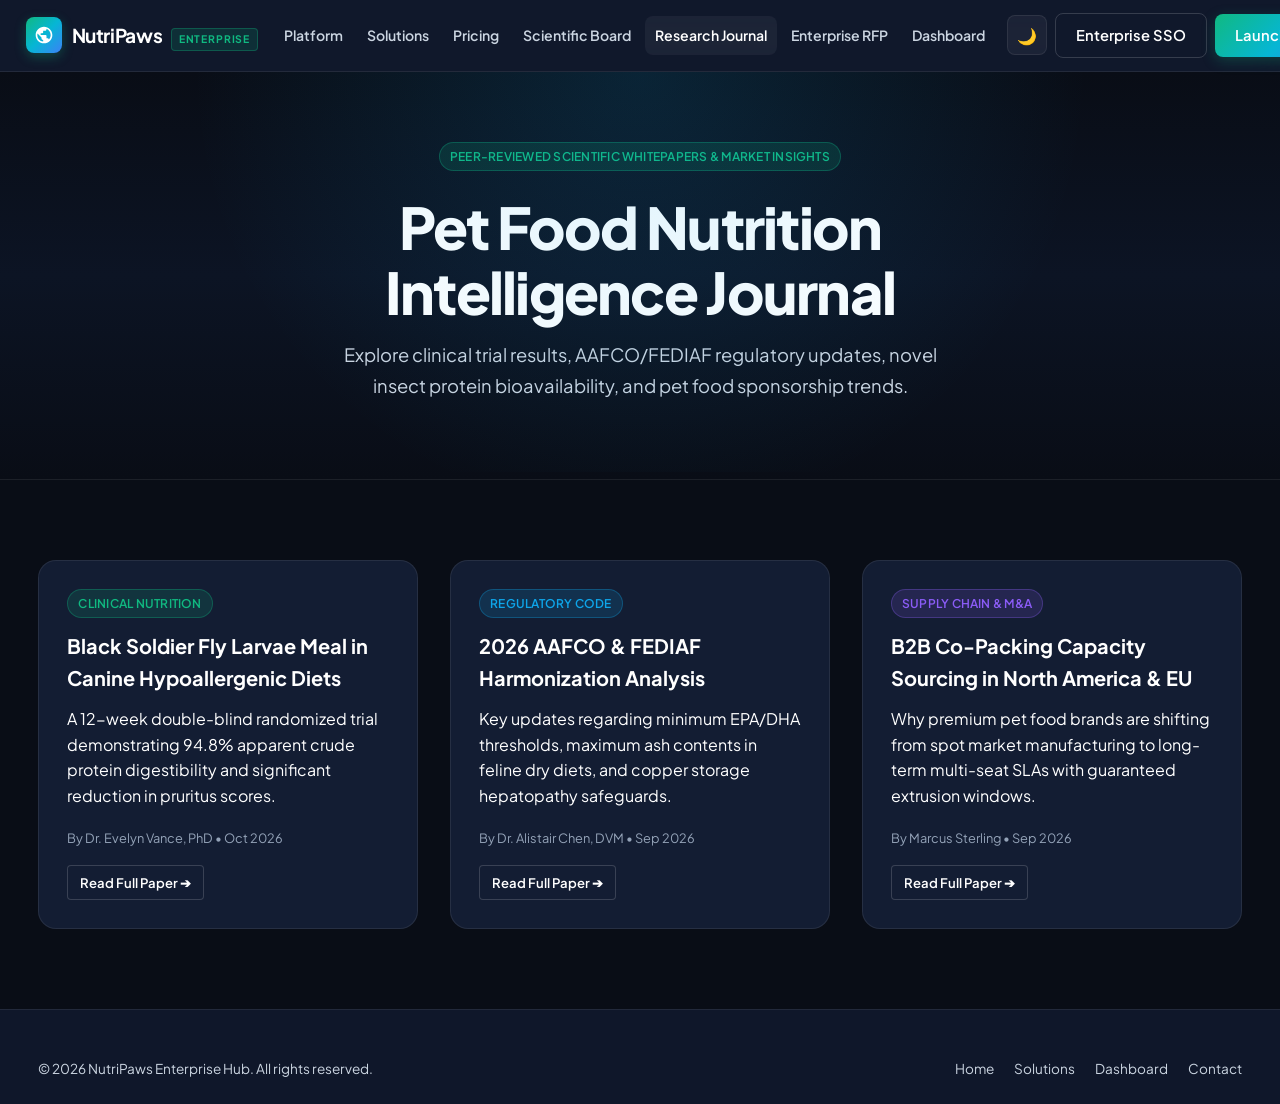
<file: blog.html>
<!DOCTYPE html>
<html lang="en">

<head>
  <meta charset="UTF-8" />
  <meta name="viewport" content="width=device-width, initial-scale=1.0" />
  <title>Pet Nutrition Research & Intelligence Journal | NutriPaws</title>
  <link rel="icon" href="favicon.svg" type="image/svg+xml" />
  <link rel="stylesheet" href="styles.css" />
</head>

<body>
  <!-- Header -->
  <header class="site-header">
    <div class="container nav">
      <a class="logo" href="index.html">
        <div class="logo-icon">
          <svg viewBox="0 0 24 24" fill="currentColor">
            <path d="M12 2C6.48 2 2 6.48 2 12s4.48 10 10 10 10-4.48 10-10S17.52 2 12 2zm-1 17.93c-3.95-.49-7-3.85-7-7.93 0-.62.08-1.21.21-1.79L9 15v1c0 1.1.9 2 2 2v1.93zm6.9-2.54c-.26-.81-1-1.39-1.9-1.39h-1v-3c0-.55-.45-1-1-1H8v-2h2c.55 0 1-.45 1-1V7h2c1.1 0 2-.9 2-2v-.41c2.93 1.19 5 4.06 5 7.41 0 2.08-.8 3.97-2.1 5.39z"/>
          </svg>
        </div>
        <span>NutriPaws <span class="logo-badge">ENTERPRISE</span></span>
      </a>

      <button class="site-menu-toggle" type="button" data-site-menu-toggle>
        ☰
      </button>

      <nav class="nav-links" id="site-menu">
        <a href="index.html">Platform</a>
        <a href="services.html">Solutions</a>
        <a href="pricing.html">Pricing</a>
        <a href="about.html">Scientific Board</a>
        <a class="active" href="blog.html">Research Journal</a>
        <a href="contact.html">Enterprise RFP</a>
        <a href="dashboard.html">Dashboard</a>
        <div class="nav-actions">
          <button class="icon-btn" data-theme-toggle title="Dark/Light Mode">🌙</button>
          <a class="btn btn-outline" href="login.html">Enterprise SSO</a>
          <a class="btn btn-primary" href="dashboard.html">Launch Hub ➔</a>
        </div>
      </nav>
    </div>
  </header>

  <!-- Hero -->
  <section class="hero" style="padding: 70px 0 50px;">
    <div class="container text-center" style="text-align: center; max-width: 800px; margin: 0 auto;">
      <span class="badge badge-emerald" style="margin-bottom: 12px;">Peer-Reviewed Scientific Whitepapers & Market Insights</span>
      <h1 class="hero-title" style="margin: 12px 0 16px;">
        Pet Food Nutrition Intelligence Journal
      </h1>
      <p class="hero-description" style="margin: 0 auto 28px;">
        Explore clinical trial results, AAFCO/FEDIAF regulatory updates, novel insect protein bioavailability, and pet food sponsorship trends.
      </p>
    </div>
  </section>

  <!-- Articles Grid -->
  <section class="section">
    <div class="container">
      <div class="grid grid-3" style="gap: 32px;">
        <article class="card">
          <div class="badge badge-emerald" style="margin-bottom: 12px;">Clinical Nutrition</div>
          <h3>Black Soldier Fly Larvae Meal in Canine Hypoallergenic Diets</h3>
          <p style="margin: 12px 0 20px;">A 12-week double-blind randomized trial demonstrating 94.8% apparent crude protein digestibility and significant reduction in pruritus scores.</p>
          <div style="font-size: 0.8rem; color: var(--text-muted); margin-bottom: 16px;">By Dr. Evelyn Vance, PhD • Oct 2026</div>
          <a class="btn btn-secondary btn-sm" href="blog-detail.html">Read Full Paper ➔</a>
        </article>

        <article class="card">
          <div class="badge badge-blue" style="margin-bottom: 12px;">Regulatory Code</div>
          <h3>2026 AAFCO & FEDIAF Harmonization Analysis</h3>
          <p style="margin: 12px 0 20px;">Key updates regarding minimum EPA/DHA thresholds, maximum ash contents in feline dry diets, and copper storage hepatopathy safeguards.</p>
          <div style="font-size: 0.8rem; color: var(--text-muted); margin-bottom: 16px;">By Dr. Alistair Chen, DVM • Sep 2026</div>
          <a class="btn btn-secondary btn-sm" href="blog-detail.html">Read Full Paper ➔</a>
        </article>

        <article class="card">
          <div class="badge badge-purple" style="margin-bottom: 12px;">Supply Chain & M&A</div>
          <h3>B2B Co-Packing Capacity Sourcing in North America & EU</h3>
          <p style="margin: 12px 0 20px;">Why premium pet food brands are shifting from spot market manufacturing to long-term multi-seat SLAs with guaranteed extrusion windows.</p>
          <div style="font-size: 0.8rem; color: var(--text-muted); margin-bottom: 16px;">By Marcus Sterling • Sep 2026</div>
          <a class="btn btn-secondary btn-sm" href="blog-detail.html">Read Full Paper ➔</a>
        </article>
      </div>
    </div>
  </section>

  <!-- Footer -->
  <footer style="background: var(--bg-secondary); border-top: 1px solid var(--border-subtle); padding: 48px 0 24px;">
    <div class="container" style="display: flex; justify-content: space-between; align-items: center; flex-wrap: wrap; gap: 16px; font-size: 0.85rem; color: var(--text-secondary);">
      <div>© 2026 NutriPaws Enterprise Hub. All rights reserved.</div>
      <div style="display: flex; gap: 20px;">
        <a href="index.html">Home</a>
        <a href="services.html">Solutions</a>
        <a href="dashboard.html">Dashboard</a>
        <a href="contact.html">Contact</a>
      </div>
    </div>
  </footer>

  <div class="toast-container"></div>
  <script src="app.js"></script>
</body>

</html>
</file>
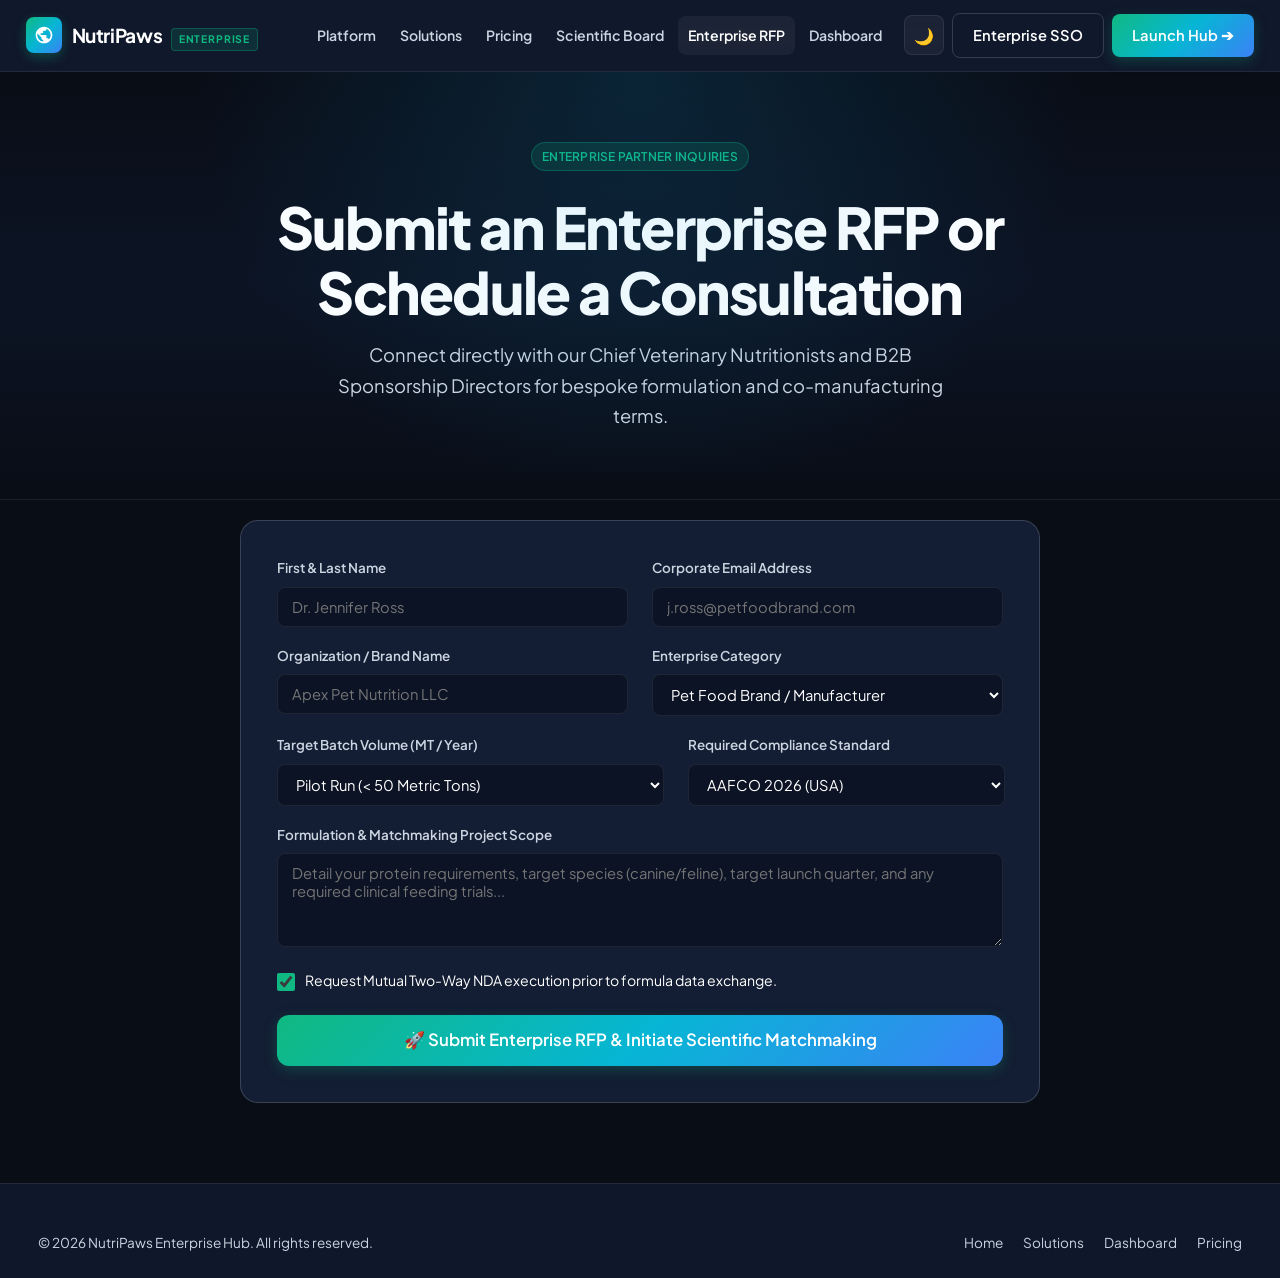
<file: contact.html>
<!DOCTYPE html>
<html lang="en">

<head>
  <meta charset="UTF-8" />
  <meta name="viewport" content="width=device-width, initial-scale=1.0" />
  <title>Enterprise RFP & Consultation | NutriPaws Enterprise</title>
  <link rel="icon" href="favicon.svg" type="image/svg+xml" />
  <link rel="stylesheet" href="styles.css" />
</head>

<body>
  <!-- Header -->
  <header class="site-header">
    <div class="container nav">
      <a class="logo" href="index.html">
        <div class="logo-icon">
          <svg viewBox="0 0 24 24" fill="currentColor">
            <path d="M12 2C6.48 2 2 6.48 2 12s4.48 10 10 10 10-4.48 10-10S17.52 2 12 2zm-1 17.93c-3.95-.49-7-3.85-7-7.93 0-.62.08-1.21.21-1.79L9 15v1c0 1.1.9 2 2 2v1.93zm6.9-2.54c-.26-.81-1-1.39-1.9-1.39h-1v-3c0-.55-.45-1-1-1H8v-2h2c.55 0 1-.45 1-1V7h2c1.1 0 2-.9 2-2v-.41c2.93 1.19 5 4.06 5 7.41 0 2.08-.8 3.97-2.1 5.39z"/>
          </svg>
        </div>
        <span>NutriPaws <span class="logo-badge">ENTERPRISE</span></span>
      </a>

      <button class="site-menu-toggle" type="button" data-site-menu-toggle>
        ☰
      </button>

      <nav class="nav-links" id="site-menu">
        <a href="index.html">Platform</a>
        <a href="services.html">Solutions</a>
        <a href="pricing.html">Pricing</a>
        <a href="about.html">Scientific Board</a>
        <a class="active" href="contact.html">Enterprise RFP</a>
        <a href="dashboard.html">Dashboard</a>
        <div class="nav-actions">
          <button class="icon-btn" data-theme-toggle title="Dark/Light Mode">🌙</button>
          <a class="btn btn-outline" href="login.html">Enterprise SSO</a>
          <a class="btn btn-primary" href="dashboard.html">Launch Hub ➔</a>
        </div>
      </nav>
    </div>
  </header>

  <!-- Hero -->
  <section class="hero" style="padding: 70px 0 40px;">
    <div class="container text-center" style="text-align: center; max-width: 800px; margin: 0 auto;">
      <span class="badge badge-emerald" style="margin-bottom: 12px;">Enterprise Partner Inquiries</span>
      <h1 class="hero-title" style="margin: 12px 0 16px;">
        Submit an Enterprise RFP or Schedule a Consultation
      </h1>
      <p class="hero-description" style="margin: 0 auto 28px;">
        Connect directly with our Chief Veterinary Nutritionists and B2B Sponsorship Directors for bespoke formulation and co-manufacturing terms.
      </p>
    </div>
  </section>

  <!-- Contact Form Section -->
  <section class="section" style="padding-top: 20px;">
    <div class="container">
      <div class="card rfp-card">
        <form id="contactForm" onsubmit="event.preventDefault(); showToast('✅ Enterprise RFP received! An Account Director will review your formulation parameters within 4 hours.', 'success'); this.reset();">
          <div class="grid grid-2" style="margin-bottom: 18px;">
            <div class="form-group">
              <label class="form-label">First & Last Name</label>
              <input type="text" class="form-control" placeholder="Dr. Jennifer Ross" required />
            </div>
            <div class="form-group">
              <label class="form-label">Corporate Email Address</label>
              <input type="email" class="form-control" placeholder="j.ross@petfoodbrand.com" required />
            </div>
          </div>

          <div class="grid grid-2" style="margin-bottom: 18px;">
            <div class="form-group">
              <label class="form-label">Organization / Brand Name</label>
              <input type="text" class="form-control" placeholder="Apex Pet Nutrition LLC" required />
            </div>
            <div class="form-group">
              <label class="form-label">Enterprise Category</label>
              <select class="form-control">
                <option>Pet Food Brand / Manufacturer</option>
                <option>Raw Material & Biotech Supplier</option>
                <option>OEM Extruder / Co-Packer</option>
                <option>Veterinary Clinical Research Lab</option>
                <option>Retail & Institutional Sponsor</option>
              </select>
            </div>
          </div>

          <div class="grid grid-2" style="margin-bottom: 18px;">
            <div class="form-group">
              <label class="form-label">Target Batch Volume (MT / Year)</label>
              <select class="form-control">
                <option>Pilot Run (< 50 Metric Tons)</option>
                <option>Commercial Scale (50 - 500 Metric Tons)</option>
                <option>Conglomerate Scale (500 - 5,000+ Metric Tons)</option>
              </select>
            </div>
            <div class="form-group">
              <label class="form-label">Required Compliance Standard</label>
              <select class="form-control">
                <option>AAFCO 2026 (USA)</option>
                <option>FEDIAF (Europe)</option>
                <option>Dual AAFCO + FEDIAF Global Passport</option>
              </select>
            </div>
          </div>

          <div class="form-group" style="margin-bottom: 24px;">
            <label class="form-label">Formulation & Matchmaking Project Scope</label>
            <textarea class="form-control" rows="4" placeholder="Detail your protein requirements, target species (canine/feline), target launch quarter, and any required clinical feeding trials..." required></textarea>
          </div>

          <div style="margin-bottom: 24px;">
            <label style="display: flex; align-items: flex-start; gap: 10px; font-size: 0.88rem; cursor: pointer; line-height: 1.4;">
              <input type="checkbox" checked style="accent-color: var(--brand-emerald); width: 18px; height: 18px; margin-top: 2px;" />
              <span>Request Mutual Two-Way NDA execution prior to formula data exchange.</span>
            </label>
          </div>

          <button type="submit" class="btn btn-primary btn-lg rfp-submit-btn" style="width: 100%;">
            🚀 Submit Enterprise RFP & Initiate Scientific Matchmaking
          </button>
        </form>
      </div>
    </div>
  </section>

  <!-- Footer -->
  <footer style="background: var(--bg-secondary); border-top: 1px solid var(--border-subtle); padding: 48px 0 24px;">
    <div class="container" style="display: flex; justify-content: space-between; align-items: center; flex-wrap: wrap; gap: 16px; font-size: 0.85rem; color: var(--text-secondary);">
      <div>© 2026 NutriPaws Enterprise Hub. All rights reserved.</div>
      <div style="display: flex; gap: 20px;">
        <a href="index.html">Home</a>
        <a href="services.html">Solutions</a>
        <a href="dashboard.html">Dashboard</a>
        <a href="pricing.html">Pricing</a>
      </div>
    </div>
  </footer>

  <div class="toast-container"></div>
  <script src="app.js"></script>
</body>

</html>
</file>
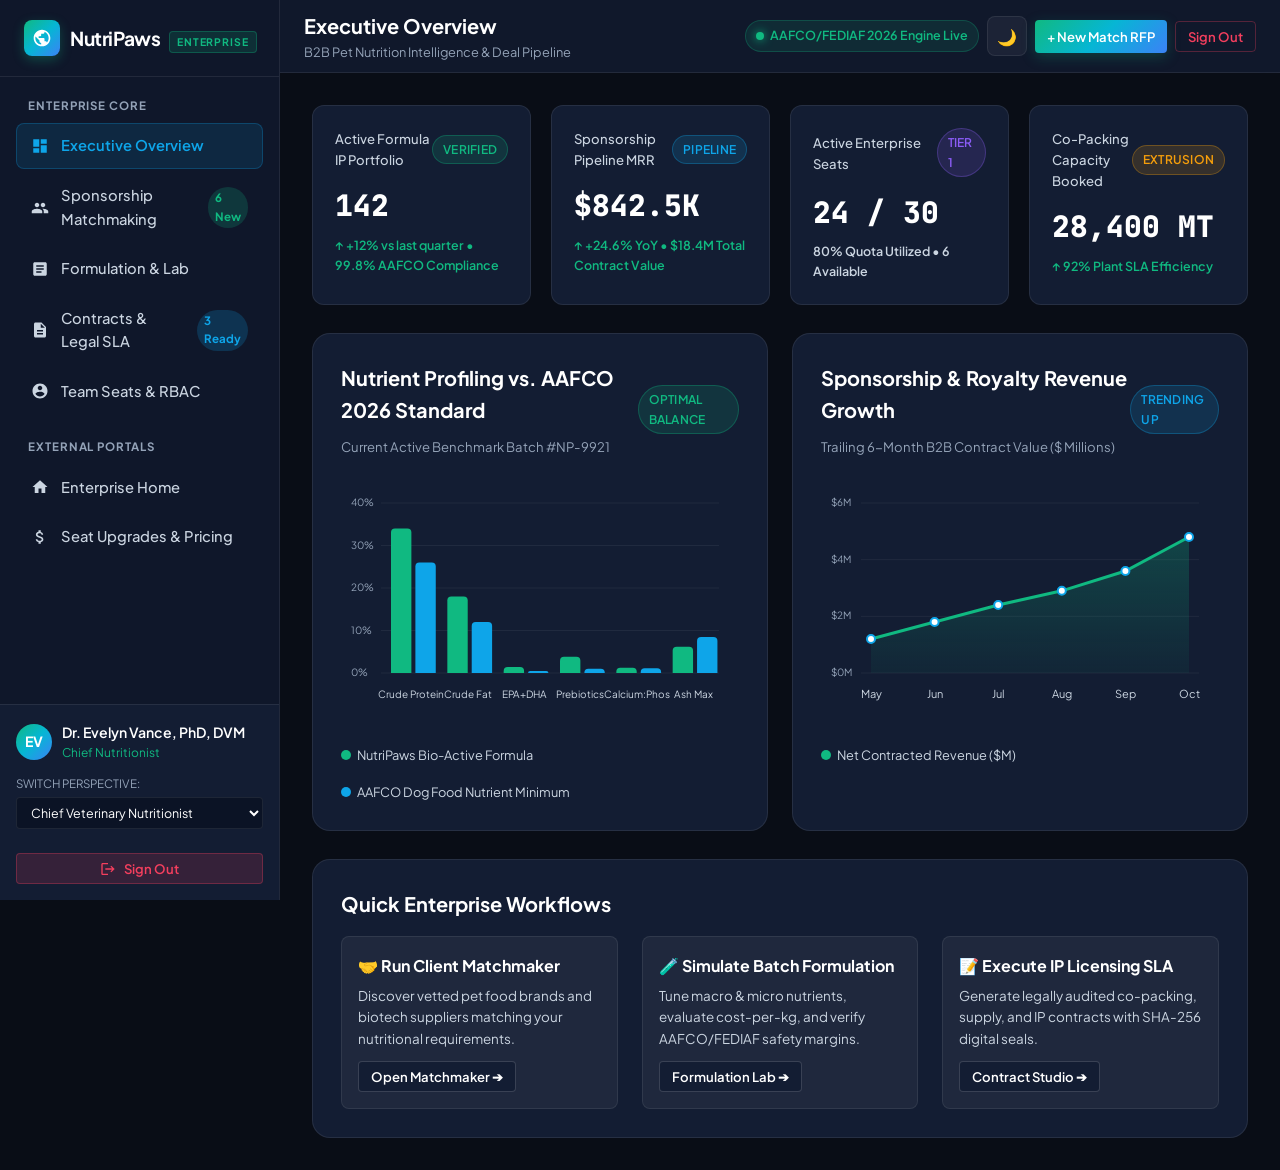
<file: dashboard.html>
<!DOCTYPE html>
<html lang="en">

<head>
  <meta charset="UTF-8" />
  <meta name="viewport" content="width=device-width, initial-scale=1.0" />
  <title>Enterprise Hub & Matchmaking Workspace | NutriPaws Enterprise</title>
  <link rel="icon" href="favicon.svg" type="image/svg+xml" />
  <link rel="stylesheet" href="styles.css" />
</head>

<body class="dashboard-new">
  <div class="dashboard-app">
    <!-- Left Enterprise Sidebar -->
    <aside class="app-sidebar">
      <div class="sidebar-header">
        <a class="logo" href="index.html">
          <div class="logo-icon">
            <svg viewBox="0 0 24 24" fill="currentColor">
              <path d="M12 2C6.48 2 2 6.48 2 12s4.48 10 10 10 10-4.48 10-10S17.52 2 12 2zm-1 17.93c-3.95-.49-7-3.85-7-7.93 0-.62.08-1.21.21-1.79L9 15v1c0 1.1.9 2 2 2v1.93zm6.9-2.54c-.26-.81-1-1.39-1.9-1.39h-1v-3c0-.55-.45-1-1-1H8v-2h2c.55 0 1-.45 1-1V7h2c1.1 0 2-.9 2-2v-.41c2.93 1.19 5 4.06 5 7.41 0 2.08-.8 3.97-2.1 5.39z"/>
            </svg>
          </div>
          <span>NutriPaws <span class="logo-badge">ENTERPRISE</span></span>
        </a>
      </div>

      <div class="sidebar-nav-container">
        <!-- Main Navigation Group -->
        <div>
          <div class="nav-group-title">Enterprise Core</div>
          <ul class="sidebar-nav-list">
            <li>
              <a href="#overview" class="sidebar-link active" data-tab="overview">
                <svg viewBox="0 0 24 24" fill="currentColor">
                  <path d="M3 13h8V3H3v10zm0 8h8v-6H3v6zm10 0h8V11h-8v10zm0-18v6h8V3h-8z"/>
                </svg>
                <span>Executive Overview</span>
              </a>
            </li>
            <li>
              <a href="#matchmaking" class="sidebar-link" data-tab="matchmaking">
                <svg viewBox="0 0 24 24" fill="currentColor">
                  <path d="M16 11c1.66 0 2.99-1.34 2.99-3S17.66 5 16 5c-1.66 0-3 1.34-3 3s1.34 3 3 3zm-8 0c1.66 0 2.99-1.34 2.99-3S9.66 5 8 5C6.34 5 5 6.34 5 8s1.34 3 3 3zm0 2c-2.33 0-7 1.17-7 3.5V19h14v-2.5c0-2.33-4.67-3.5-7-3.5zm8 0c-.29 0-.62.02-.97.05 1.16.84 1.97 1.97 1.97 3.45V19h6v-2.5c0-2.33-4.67-3.5-7-3.5z"/>
                </svg>
                <span>Sponsorship Matchmaking</span>
                <span class="badge-count">6 New</span>
              </a>
            </li>
            <li>
              <a href="#formulation" class="sidebar-link" data-tab="formulation">
                <svg viewBox="0 0 24 24" fill="currentColor">
                  <path d="M19 3H5c-1.1 0-2 .9-2 2v14c0 1.1.9 2 2 2h14c1.1 0 2-.9 2-2V5c0-1.1-.9-2-2-2zm-5 14H7v-2h7v2zm3-4H7v-2h10v2zm0-4H7V7h10v2z"/>
                </svg>
                <span>Formulation & Lab</span>
              </a>
            </li>
            <li>
              <a href="#contracts" class="sidebar-link" data-tab="contracts">
                <svg viewBox="0 0 24 24" fill="currentColor">
                  <path d="M14 2H6c-1.1 0-1.99.9-1.99 2L4 20c0 1.1.89 2 1.99 2H18c1.1 0 2-.9 2-2V8l-6-6zm2 16H8v-2h8v2zm0-4H8v-2h8v2zm-3-5V3.5L18.5 9H13z"/>
                </svg>
                <span>Contracts & Legal SLA</span>
                <span class="badge-count" style="background: rgba(14, 165, 233, 0.2); color: var(--brand-primary);">3 Ready</span>
              </a>
            </li>
            <li>
              <a href="#team-seats" class="sidebar-link" data-tab="team-seats">
                <svg viewBox="0 0 24 24" fill="currentColor">
                  <path d="M12 2C6.48 2 2 6.48 2 12s4.48 10 10 10 10-4.48 10-10S17.52 2 12 2zm0 3c1.66 0 3 1.34 3 3s-1.34 3-3 3-3-1.34-3-3 1.34-3 3-3zm0 14.2c-2.5 0-4.71-1.28-6-3.22.03-1.99 4-3.08 6-3.08 1.99 0 5.97 1.09 6 3.08-1.29 1.94-3.5 3.22-6 3.22z"/>
                </svg>
                <span>Team Seats & RBAC</span>
              </a>
            </li>
          </ul>
        </div>

        <!-- Quick Links -->
        <div>
          <div class="nav-group-title">External Portals</div>
          <ul class="sidebar-nav-list">
            <li>
              <a href="index.html" class="sidebar-link">
                <svg viewBox="0 0 24 24" fill="currentColor"><path d="M10 20v-6h4v6h5v-8h3L12 3 2 12h3v8z"/></svg>
                <span>Enterprise Home</span>
              </a>
            </li>
            <li>
              <a href="pricing.html" class="sidebar-link">
                <svg viewBox="0 0 24 24" fill="currentColor"><path d="M11.8 10.9c-2.27-.59-3-1.2-3-2.15 0-1.09 1.01-1.85 2.7-1.85 1.78 0 2.44.85 2.5 2.1h2.21c-.07-1.72-1.12-3.3-3.21-3.81V3h-3v2.16c-1.94.42-3.5 1.68-3.5 3.61 0 2.31 1.91 3.46 4.7 4.13 2.5.6 3 1.48 3 2.41 0 .69-.49 1.79-2.7 1.79-2.06 0-2.87-.92-2.98-2.1h-2.2c.12 2.19 1.76 3.42 3.68 3.83V21h3v-2.15c1.95-.37 3.5-1.5 3.5-3.55 0-2.84-2.43-3.81-4.7-4.4z"/></svg>
                <span>Seat Upgrades & Pricing</span>
              </a>
            </li>
          </ul>
        </div>
      </div>

      <!-- User Perspective & Role Switcher -->
      <div class="sidebar-user-card">
        <div class="user-info">
          <div class="user-avatar">EV</div>
          <div class="user-details">
            <div class="user-name">Dr. Evelyn Vance, PhD, DVM</div>
            <div class="user-role">Chief Nutritionist</div>
          </div>
        </div>
        <div style="margin-bottom: 12px;">
          <label style="font-size: 0.72rem; color: var(--text-muted); display: block; margin-bottom: 4px;">SWITCH PERSPECTIVE:</label>
          <select id="roleSwitcher" class="role-switcher-select">
            <option value="Chief Veterinary Nutritionist">Chief Veterinary Nutritionist</option>
            <option value="VP of Procurement & Co-Packing">VP of Procurement & Co-Packing</option>
            <option value="Sponsorship & BD Director">Sponsorship & BD Director</option>
            <option value="Regulatory & AAFCO Auditor">Regulatory & AAFCO Auditor</option>
          </select>
        </div>
        <button class="btn btn-danger btn-sm" onclick="signOut()" style="width: 100%; justify-content: center; gap: 8px;">
          <svg viewBox="0 0 24 24" fill="currentColor" style="width: 16px; height: 16px;">
            <path d="M17 7l-1.41 1.41L18.17 11H8v2h10.17l-2.58 2.58L17 17l5-5zM4 5h8V3H4c-1.1 0-2 .9-2 2v14c0 1.1.9 2 2 2h8v-2H4V5z"/>
          </svg>
          Sign Out
        </button>
      </div>
    </aside>

    <!-- Main Content Area -->
    <main class="app-main">
      <!-- Topbar Header -->
      <header class="app-topbar">
        <div class="topbar-left">
          <button class="site-menu-toggle mobile-menu-toggle" type="button" aria-label="Toggle menu">☰</button>
          <div class="topbar-title-area">
            <h1>Executive Overview</h1>
            <p>B2B Pet Nutrition Intelligence & Deal Pipeline</p>
          </div>
        </div>

        <div class="topbar-actions">
          <div class="topbar-engine-badge">
            <span class="pulse-dot"></span> AAFCO/FEDIAF 2026 Engine Live
          </div>
          <button class="icon-btn" data-theme-toggle title="Toggle Dark/Light Mode">🌙</button>
          <a class="btn btn-primary btn-sm" href="#matchmaking" onclick="switchDashboardTab('matchmaking')">
            + New Match RFP
          </a>
          <button class="btn btn-outline btn-sm topbar-signout-btn" onclick="signOut()" title="Sign Out of Enterprise Hub" style="color: var(--brand-rose); border-color: rgba(244, 63, 94, 0.3);">
            Sign Out
          </button>
        </div>
      </header>

      <!-- Content Views -->
      <div class="app-content">

        <!-- ==========================================
             TAB 1: EXECUTIVE OVERVIEW
             ========================================== -->
        <section id="tab-overview" class="tab-panel active">
          <!-- Top Metric Cards -->
          <div class="metrics-grid">
            <div class="metric-card">
              <div class="metric-top">
                <span class="metric-label">Active Formula IP Portfolio</span>
                <span class="badge badge-emerald">Verified</span>
              </div>
              <div class="metric-value">142</div>
              <div class="metric-change trend-up">
                ↑ +12% vs last quarter • 99.8% AAFCO Compliance
              </div>
            </div>

            <div class="metric-card">
              <div class="metric-top">
                <span class="metric-label">Sponsorship Pipeline MRR</span>
                <span class="badge badge-blue">Pipeline</span>
              </div>
              <div class="metric-value">$842.5K</div>
              <div class="metric-change trend-up">
                ↑ +24.6% YoY • $18.4M Total Contract Value
              </div>
            </div>

            <div class="metric-card">
              <div class="metric-top">
                <span class="metric-label">Active Enterprise Seats</span>
                <span class="badge badge-purple">Tier 1</span>
              </div>
              <div class="metric-value">24 / 30</div>
              <div class="metric-change" style="color: var(--text-secondary);">
                80% Quota Utilized • 6 Available
              </div>
            </div>

            <div class="metric-card">
              <div class="metric-top">
                <span class="metric-label">Co-Packing Capacity Booked</span>
                <span class="badge badge-amber">Extrusion</span>
              </div>
              <div class="metric-value">28,400 MT</div>
              <div class="metric-change trend-up">
                ↑ 92% Plant SLA Efficiency
              </div>
            </div>
          </div>

          <!-- Charts Row -->
          <div class="grid grid-2" style="margin-bottom: 28px;">
            <div class="card">
              <div style="display: flex; justify-content: space-between; align-items: center; margin-bottom: 16px;">
                <div>
                  <h3>Nutrient Profiling vs. AAFCO 2026 Standard</h3>
                  <p style="font-size: 0.82rem; color: var(--text-muted);">Current Active Benchmark Batch #NP-9921</p>
                </div>
                <span class="badge badge-emerald">Optimal Balance</span>
              </div>
              <div class="chart-container">
                <canvas id="nutrientCanvas"></canvas>
              </div>
              <div class="chart-legend">
                <span><span class="legend-dot" style="background: #10b981;"></span>NutriPaws Bio-Active Formula</span>
                <span><span class="legend-dot" style="background: #0ea5e9;"></span>AAFCO Dog Food Nutrient Minimum</span>
              </div>
            </div>

            <div class="card">
              <div style="display: flex; justify-content: space-between; align-items: center; margin-bottom: 16px;">
                <div>
                  <h3>Sponsorship & Royalty Revenue Growth</h3>
                  <p style="font-size: 0.82rem; color: var(--text-muted);">Trailing 6-Month B2B Contract Value ($ Millions)</p>
                </div>
                <span class="badge badge-blue">Trending Up</span>
              </div>
              <div class="chart-container">
                <canvas id="revenueCanvas"></canvas>
              </div>
              <div class="chart-legend">
                <span><span class="legend-dot" style="background: #10b981;"></span>Net Contracted Revenue ($M)</span>
              </div>
            </div>
          </div>

          <!-- Quick Action Shortcuts -->
          <div class="card">
            <h3 style="margin-bottom: 16px;">Quick Enterprise Workflows</h3>
            <div class="grid grid-3">
              <div style="background: var(--bg-subtle); padding: 16px; border-radius: var(--radius-sm); border: 1px solid var(--border-subtle);">
                <div style="font-weight: 700; margin-bottom: 6px;">🤝 Run Client Matchmaker</div>
                <p style="font-size: 0.84rem; color: var(--text-secondary); margin-bottom: 12px;">Discover vetted pet food brands and biotech suppliers matching your nutritional requirements.</p>
                <button class="btn btn-secondary btn-sm" onclick="switchDashboardTab('matchmaking')">Open Matchmaker ➔</button>
              </div>
              <div style="background: var(--bg-subtle); padding: 16px; border-radius: var(--radius-sm); border: 1px solid var(--border-subtle);">
                <div style="font-weight: 700; margin-bottom: 6px;">🧪 Simulate Batch Formulation</div>
                <p style="font-size: 0.84rem; color: var(--text-secondary); margin-bottom: 12px;">Tune macro & micro nutrients, evaluate cost-per-kg, and verify AAFCO/FEDIAF safety margins.</p>
                <button class="btn btn-secondary btn-sm" onclick="switchDashboardTab('formulation')">Formulation Lab ➔</button>
              </div>
              <div style="background: var(--bg-subtle); padding: 16px; border-radius: var(--radius-sm); border: 1px solid var(--border-subtle);">
                <div style="font-weight: 700; margin-bottom: 6px;">📝 Execute IP Licensing SLA</div>
                <p style="font-size: 0.84rem; color: var(--text-secondary); margin-bottom: 12px;">Generate legally audited co-packing, supply, and IP contracts with SHA-256 digital seals.</p>
                <button class="btn btn-secondary btn-sm" onclick="switchDashboardTab('contracts')">Contract Studio ➔</button>
              </div>
            </div>
          </div>
        </section>

        <!-- ==========================================
             TAB 2: SPONSORSHIP MATCHMAKING HUB
             ========================================== -->
        <section id="tab-matchmaking" class="tab-panel">
          <div style="display: flex; justify-content: space-between; align-items: center; margin-bottom: 20px; flex-wrap: wrap; gap: 14px;">
            <div>
              <h2 style="font-size: 1.6rem; font-weight: 800;">Client & Sponsor Matchmaking Engine</h2>
              <p style="color: var(--text-secondary); font-size: 0.92rem;">Algorithmic B2B synergy matching between Pet Food Brands, Biotech Suppliers, Veterinary Nutrition Labs, and Co-Packers.</p>
            </div>
            <div style="display: flex; gap: 10px;">
              <button class="btn btn-outline btn-sm" id="addDealBtn">+ Custom Pipeline Deal</button>
            </div>
          </div>

          <!-- Matchmaking Filter Bar -->
          <div class="filter-bar">
            <div class="filter-group" style="width: 100%;">
              <input type="text" id="matchSearch" class="input-search" placeholder="Search partner name, ingredient specialty, city..." style="flex: 1 1 200px; min-width: 0;" />
              <select id="matchTypeFilter" class="select-custom" style="flex: 1 1 180px; min-width: 0;">
                <option value="all">All Enterprise Partner Types</option>
                <option value="Biotech">Biotech & Ingredient Suppliers</option>
                <option value="OEM">OEM Co-Packers & Extruders</option>
                <option value="Clinical">Clinical Trial CROs</option>
                <option value="Brand">Global Brand Sponsors</option>
              </select>
              <select id="matchSpeciesFilter" class="select-custom" style="flex: 1 1 180px; min-width: 0;">
                <option value="all">All Species (Canine / Feline / Exotic)</option>
                <option value="Canine">Canine Specialists</option>
                <option value="Feline">Feline Specialists</option>
              </select>
            </div>
          </div>

          <!-- Match Cards Grid -->
          <div class="grid grid-3" id="matchmakingGrid" style="margin-bottom: 40px;">
            <!-- Dynamically populated by app.js -->
          </div>

          <!-- Sponsorship Deal Flow Pipeline (Kanban) -->
          <div class="card" style="margin-top: 36px;">
            <div style="display: flex; justify-content: space-between; align-items: center; margin-bottom: 8px;">
              <div>
                <h3>Active Sponsorship & Deal Pipeline (Kanban)</h3>
                <p style="font-size: 0.86rem; color: var(--text-secondary);">Track contract stage progression from Discovery through to Batch Extrusion execution.</p>
              </div>
              <span class="badge badge-emerald">Live CRM Sync</span>
            </div>

            <div class="kanban-board">
              <!-- Stage 1: Discovery -->
              <div class="kanban-column">
                <div class="kanban-col-header">
                  <div class="kanban-col-title">🔍 Discovery</div>
                  <div class="kanban-col-count" id="count-discovery">1</div>
                </div>
                <div id="kanban-discovery" style="display: flex; flex-direction: column; gap: 10px;"></div>
              </div>

              <!-- Stage 2: RFP Dispatched -->
              <div class="kanban-column">
                <div class="kanban-col-header">
                  <div class="kanban-col-title">📨 RFP Dispatched</div>
                  <div class="kanban-col-count" id="count-rfp">1</div>
                </div>
                <div id="kanban-rfp" style="display: flex; flex-direction: column; gap: 10px;"></div>
              </div>

              <!-- Stage 3: Clinical & Vet Review -->
              <div class="kanban-column">
                <div class="kanban-col-header">
                  <div class="kanban-col-title">🔬 Vet & Lab Review</div>
                  <div class="kanban-col-count" id="count-review">1</div>
                </div>
                <div id="kanban-review" style="display: flex; flex-direction: column; gap: 10px;"></div>
              </div>

              <!-- Stage 4: Term Sheet & Signatures -->
              <div class="kanban-column">
                <div class="kanban-col-header">
                  <div class="kanban-col-title">⚖️ Term Negotiation</div>
                  <div class="kanban-col-count" id="count-terms">1</div>
                </div>
                <div id="kanban-terms" style="display: flex; flex-direction: column; gap: 10px;"></div>
              </div>
            </div>
          </div>
        </section>

        <!-- ==========================================
             TAB 3: FORMULATION & NUTRITION LAB
             ========================================== -->
        <section id="tab-formulation" class="tab-panel">
          <div style="display: flex; justify-content: space-between; align-items: center; margin-bottom: 24px; flex-wrap: wrap; gap: 14px;">
            <div>
              <h2 style="font-size: 1.6rem; font-weight: 800;">Nutritional Formulation Engine & ROI Simulator</h2>
              <p style="color: var(--text-secondary); font-size: 0.92rem;">Tune active nutrient profiles, compute cost-per-kg, and ensure compliance with AAFCO 2026 & FEDIAF standards.</p>
            </div>
            <button class="btn btn-primary btn-sm" id="exportFormulaBtn">
              📄 Export Formulation Specsheet (PDF)
            </button>
          </div>

          <div class="grid grid-2">
            <!-- Left: Interactive Sliders -->
            <div class="sim-panel">
              <h3 style="margin-bottom: 18px;">Formulation Parameters</h3>

              <div class="grid grid-2" style="margin-bottom: 16px;">
                <div class="form-group">
                  <label class="form-label">Target Species</label>
                  <select id="simSpecies" class="form-control">
                    <option value="canine">Canine (Canis lupus familiaris)</option>
                    <option value="feline">Feline (Felis catus)</option>
                    <option value="equine">Equine Performance</option>
                  </select>
                </div>
                <div class="form-group">
                  <label class="form-label">Dietary Specialty</label>
                  <select id="simSpecialty" class="form-control">
                    <option value="hypo">Hypoallergenic (Novel Protein)</option>
                    <option value="gut">Microbiome & Postbiotic Gut-Shield</option>
                    <option value="senior">Senior Joint & Omega-3 EPA/DHA</option>
                    <option value="renal">Renal & Controlled Phosphorus</option>
                  </select>
                </div>
              </div>

              <!-- Sliders -->
              <div class="range-slider-group">
                <div class="range-header">
                  <span>Crude Protein Target (Dry Matter %)</span>
                  <span id="valProtein" class="font-mono" style="font-weight: 700; color: var(--brand-emerald);">30%</span>
                </div>
                <input type="range" id="simProtein" class="range-input" min="18" max="45" value="30" step="1" />
              </div>

              <div class="range-slider-group">
                <div class="range-header">
                  <span>Crude Fat Target (Dry Matter %)</span>
                  <span id="valFat" class="font-mono" style="font-weight: 700; color: var(--brand-emerald);">16%</span>
                </div>
                <input type="range" id="simFat" class="range-input" min="8" max="28" value="16" step="1" />
              </div>

              <div class="range-slider-group">
                <div class="range-header">
                  <span>EPA + DHA Marine Lipid Concentration (%)</span>
                  <span id="valOmega" class="font-mono" style="font-weight: 700; color: var(--brand-emerald);">1.2%</span>
                </div>
                <input type="range" id="simOmega" class="range-input" min="0.2" max="3.5" value="1.2" step="0.1" />
              </div>

              <div class="range-slider-group">
                <div class="range-header">
                  <span>Production Run Volume (Metric Tons)</span>
                  <span id="valVolume" class="font-mono" style="font-weight: 700; color: var(--brand-primary);">50 MT</span>
                </div>
                <input type="range" id="simVolume" class="range-input" min="5" max="300" value="50" step="5" />
              </div>

              <div style="margin-top: 24px; padding: 14px; background: var(--bg-subtle); border-radius: var(--radius-sm); border: 1px solid var(--border-subtle);">
                <div style="display: flex; justify-content: space-between; font-size: 0.84rem; margin-bottom: 4px;">
                  <span style="font-weight: 600;">AAFCO & FEDIAF Safety Margin Index:</span>
                  <span id="calcAafco" class="font-mono" style="font-weight: 700; color: var(--brand-emerald);">99.4%</span>
                </div>
                <div class="compliance-meter">
                  <div class="meter-fill" id="aafcoMeterFill" style="width: 99.4%;"></div>
                </div>
              </div>
            </div>

            <!-- Right: Real-time ROI & Unit Economics -->
            <div class="sim-panel" style="background: linear-gradient(180deg, var(--bg-card) 0%, rgba(16, 185, 129, 0.04) 100%);">
              <h3 style="margin-bottom: 18px;">Real-Time Financial & Production Metrics</h3>

              <div class="grid grid-2" style="gap: 16px; margin-bottom: 24px;">
                <div style="background: var(--bg-subtle); padding: 16px; border-radius: var(--radius-sm); border: 1px solid var(--border-subtle);">
                  <div style="font-size: 0.78rem; color: var(--text-secondary);">Raw Material Cost / kg</div>
                  <div id="calcCostKg" class="font-mono" style="font-size: 1.6rem; font-weight: 800; color: var(--text-primary);">$2.96</div>
                  <div style="font-size: 0.72rem; color: var(--brand-emerald);">+ Extrusion toll included</div>
                </div>

                <div style="background: var(--bg-subtle); padding: 16px; border-radius: var(--radius-sm); border: 1px solid var(--border-subtle);">
                  <div style="font-size: 0.78rem; color: var(--text-secondary);">Wholesale Price (Rec.)</div>
                  <div id="calcWholesale" class="font-mono" style="font-size: 1.6rem; font-weight: 800; color: var(--brand-primary);">$5.18</div>
                  <div style="font-size: 0.72rem; color: var(--text-muted);">B2B Distributor rate</div>
                </div>

                <div style="background: var(--bg-subtle); padding: 16px; border-radius: var(--radius-sm); border: 1px solid var(--border-subtle);">
                  <div style="font-size: 0.78rem; color: var(--text-secondary);">Suggested Retail Price</div>
                  <div id="calcRetail" class="font-mono" style="font-size: 1.6rem; font-weight: 800; color: var(--brand-purple);">$9.47</div>
                  <div style="font-size: 0.72rem; color: var(--text-muted);">MSRP per kg</div>
                </div>

                <div style="background: var(--bg-subtle); padding: 16px; border-radius: var(--radius-sm); border: 1px solid var(--border-subtle);">
                  <div style="font-size: 0.78rem; color: var(--text-secondary);">Projected Gross Margin</div>
                  <div id="calcMargin" class="font-mono" style="font-size: 1.6rem; font-weight: 800; color: var(--brand-emerald);">42.8%</div>
                  <div style="font-size: 0.72rem; color: var(--brand-emerald);">Top-quartile efficiency</div>
                </div>
              </div>

              <!-- Batch Summary Box -->
              <div style="border-top: 1px solid var(--border-subtle); padding-top: 18px;">
                <div style="display: flex; justify-content: space-between; margin-bottom: 8px;">
                  <span style="color: var(--text-secondary); font-size: 0.88rem;">Total Batch Run Cost:</span>
                  <span id="calcBatchTotal" class="font-mono" style="font-weight: 700; font-size: 1.1rem; color: var(--text-primary);">$148,000</span>
                </div>
                <div style="display: flex; justify-content: space-between; margin-bottom: 8px;">
                  <span style="color: var(--text-secondary); font-size: 0.88rem;">Sustainable LCA Carbon Offset:</span>
                  <span id="calcCarbon" class="font-mono" style="font-weight: 700; color: var(--brand-emerald);">92.5 t CO₂e</span>
                </div>
                <div style="display: flex; justify-content: space-between;">
                  <span style="color: var(--text-secondary); font-size: 0.88rem;">Bioavailability Digestibility:</span>
                  <span class="font-mono" style="font-weight: 700; color: var(--brand-emerald);">94.2% In-Vitro</span>
                </div>
              </div>
            </div>
          </div>
        </section>

        <!-- ==========================================
             TAB 4: CONTRACT TEMPLATES & DIGITAL EXECUTION
             ========================================== -->
        <section id="tab-contracts" class="tab-panel">
          <div style="display: flex; justify-content: space-between; align-items: center; margin-bottom: 20px; flex-wrap: wrap; gap: 14px;">
            <div>
              <h2 style="font-size: 1.6rem; font-weight: 800;">Enterprise Contract Vault & Digital Studio</h2>
              <p style="color: var(--text-secondary); font-size: 0.92rem;">Select, customize, and cryptographically seal specialized B2B pet food IP licensing and co-packing agreements.</p>
            </div>
            <div style="display: flex; gap: 10px; flex-wrap: wrap;">
              <button class="btn btn-outline btn-sm" id="printContractBtn">🖨️ Print / PDF</button>
              <button class="btn btn-secondary btn-sm" id="downloadContractBtn">📥 Download PDF/A</button>
            </div>
          </div>

          <div class="contract-viewer">
            <!-- Sidebar: Select Contract & Parameters -->
            <div class="contract-sidebar">
              <div class="form-group">
                <label class="form-label">Select Standard Contract Template:</label>
                <select id="contractTemplateSelect" class="form-control">
                  <option value="ip-licensing">1. Exclusive Formulation IP Licensing</option>
                  <option value="copacking-sla">2. Co-Manufacturing & OEM SLA</option>
                  <option value="clinical-nda">3. Clinical Feeding Trial NDA & Grant</option>
                </select>
              </div>

              <div style="font-size: 0.82rem; color: var(--text-muted); padding-top: 10px; border-top: 1px solid var(--border-subtle);">
                <strong>Agreement Metadata:</strong>
                <div style="margin-top: 8px; display: flex; flex-direction: column; gap: 6px;">
                  <div>🏛️ <strong>Jurisdiction:</strong> <span id="docJurisdiction">State of Delaware</span></div>
                  <div>💰 <strong>Royalty / Toll:</strong> <span id="docRoyalty">4.25% Net Wholesale</span></div>
                  <div>📦 <strong>Annual Minimum:</strong> <span id="docMinimum">$250,000 USD</span></div>
                </div>
              </div>

              <div style="margin-top: auto; padding-top: 16px; border-top: 1px solid var(--border-subtle);">
                <button class="btn btn-primary" style="width: 100%;" id="executeContractBtn">
                  ✍️ Digitally Execute & Seal
                </button>
                <div id="sigHashBox" style="margin-top: 12px; font-size: 0.72rem; color: var(--text-muted); background: var(--bg-subtle); padding: 8px; border-radius: var(--radius-xs);">
                  SHA-256 Hash: Ready to sign...
                </div>
              </div>
            </div>

            <!-- Main Legal Document Viewer -->
            <div class="contract-doc">
              <div class="doc-header">
                <div class="badge badge-emerald" style="margin-bottom: 10px;">CONFIDENTIAL B2B LEGAL DRAFT</div>
                <div class="doc-title" id="docTitle">Exclusive Formulation IP Licensing & Royalty Master Agreement</div>
                <div style="font-size: 0.88rem; color: var(--text-muted);">
                  Effective Date: <span id="docDate">2026-11-01</span> • Verified by NutriPaws Legal Compliance Engine
                </div>
              </div>

              <div style="margin-bottom: 24px; padding: 14px; background: rgba(255,255,255,0.02); border-left: 3px solid var(--brand-primary); font-size: 0.9rem;">
                <strong>PARTIES TO THIS AGREEMENT:</strong><br/>
                • <strong>Licensor / Solutions Provider:</strong> <span id="docLicensor">NutriPaws Enterprise Solutions Inc.</span><br/>
                • <strong>Licensee / Co-Pack Partner:</strong> <span id="docLicensee">Nordic Clean Petfoods Group AB</span>
              </div>

              <div id="docClausesContainer">
                <!-- Dynamically populated clauses -->
              </div>

              <div class="doc-signature-block">
                <div class="sig-box">
                  <div style="font-size: 0.82rem; font-weight: 700; margin-bottom: 6px;">FOR LICENSOR (Enterprise):</div>
                  <div id="sigStatusLicensor" class="sig-status">⏳ Pending Digital Signature</div>
                </div>
                <div class="sig-box">
                  <div style="font-size: 0.82rem; font-weight: 700; margin-bottom: 6px;">FOR LICENSEE (Partner Brand):</div>
                  <div id="sigStatusLicensee" class="sig-status">✓ Signed by Partner Legal Rep</div>
                </div>
              </div>
            </div>
          </div>
        </section>

        <!-- ==========================================
             TAB 5: TEAM SEATS & RBAC MANAGEMENT
             ========================================== -->
        <section id="tab-team-seats" class="tab-panel">
          <div style="display: flex; justify-content: space-between; align-items: center; margin-bottom: 20px; flex-wrap: wrap; gap: 14px;">
            <div>
              <h2 style="font-size: 1.6rem; font-weight: 800;">Enterprise Team Seats & Role-Based Access</h2>
              <p style="color: var(--text-secondary); font-size: 0.92rem;">Allocate user licenses, enforce AAFCO/FEDIAF audit permission boundaries, and monitor multi-factor authentication status.</p>
            </div>
            <div style="display: flex; gap: 10px;">
              <button class="btn btn-secondary btn-sm" id="addSeatsBtn">+ Buy 5 More Seats</button>
              <button class="btn btn-primary btn-sm" id="openInviteModal">+ Invite Team Member</button>
            </div>
          </div>

          <!-- Seat Allocation Quota Bar -->
          <div class="seat-quota-bar">
            <div style="display: flex; justify-content: space-between; align-items: center; margin-bottom: 8px; flex-wrap: wrap; gap: 8px;">
              <div>
                <strong id="seatCountLabel" style="font-size: 1.1rem;">24 / 30 Seats Active</strong>
                <span style="color: var(--text-muted); font-size: 0.84rem; margin-left: 8px;">(Enterprise Tier Multi-Seat License)</span>
              </div>
              <div id="seatPercentLabel" class="badge badge-emerald">80% Capacity</div>
            </div>
            <div class="compliance-meter" style="height: 10px;">
              <div class="meter-fill" id="seatProgressBar" style="width: 80%;"></div>
            </div>
          </div>

          <!-- Team Table -->
          <div class="table-responsive">
            <table class="enterprise-table">
              <thead>
                <tr>
                  <th>Team Member</th>
                  <th>Enterprise Role & Dept</th>
                  <th>Formulation IP Access</th>
                  <th>Contracts & SLAs</th>
                  <th>MFA Status</th>
                  <th>Action</th>
                </tr>
              </thead>
              <tbody id="teamTableBody">
                <!-- Dynamically populated by app.js -->
              </tbody>
            </table>
          </div>

          <!-- Enterprise RBAC Matrix Overview -->
          <div class="card" style="margin-top: 32px;">
            <h3 style="margin-bottom: 12px;">Enterprise Role Matrix & Access Hierarchies</h3>
            <div class="grid grid-3" style="gap: 16px;">
              <div style="background: var(--bg-subtle); padding: 14px; border-radius: var(--radius-sm); border: 1px solid var(--border-subtle);">
                <div style="font-weight: 700; color: var(--brand-emerald);">Chief Veterinary Nutritionist</div>
                <p style="font-size: 0.82rem; color: var(--text-secondary); margin-top: 4px;">Full read/write authority on all proprietary nutritional formulations, clinical trial datasets, and lab assays.</p>
              </div>
              <div style="background: var(--bg-subtle); padding: 14px; border-radius: var(--radius-sm); border: 1px solid var(--border-subtle);">
                <div style="font-weight: 700; color: var(--brand-primary);">VP of Procurement & Co-Packing</div>
                <p style="font-size: 0.82rem; color: var(--text-secondary); margin-top: 4px;">SLA signatory authority, co-packing capacity booking, raw material supplier verification and contract sign-off.</p>
              </div>
              <div style="background: var(--bg-subtle); padding: 14px; border-radius: var(--radius-sm); border: 1px solid var(--border-subtle);">
                <div style="font-weight: 700; color: var(--brand-purple);">Compliance & AAFCO Auditor</div>
                <p style="font-size: 0.82rem; color: var(--text-secondary); margin-top: 4px;">Read-only audit access to historical batch lot numbers, lab certifications, pathogen testing certificates, and legal logs.</p>
              </div>
            </div>
          </div>
        </section>

      </div>
    </main>
  </div>

  <!-- ==========================================
       MODALS
       ========================================== -->

  <!-- Match RFP Modal -->
  <div class="modal-backdrop" id="rfpModal">
    <div class="modal-dialog">
      <div class="modal-header">
        <div class="modal-title">Initiate Sponsorship & Co-Development RFP</div>
        <button class="icon-btn" id="closeRfpModal" style="border: none; background: none; font-size: 1.2rem;">✕</button>
      </div>
      <form id="rfpForm">
        <div class="modal-body">
          <div class="form-group">
            <label class="form-label">Target Enterprise Partner</label>
            <input type="text" id="rfpPartnerName" class="form-control" readonly />
          </div>
          <div class="form-group">
            <label class="form-label">Partner Category</label>
            <input type="text" id="rfpPartnerType" class="form-control" readonly />
          </div>
          <div class="form-group">
            <label class="form-label">Project / Deal Title</label>
            <input type="text" id="rfpDealTitle" class="form-control" required />
          </div>
          <div class="grid grid-2">
            <div class="form-group">
              <label class="form-label">Target Budget ($ USD)</label>
              <input type="number" id="rfpBudget" class="form-control" value="850000" step="50000" required />
            </div>
            <div class="form-group">
              <label class="form-label">Target Production Volume (MT)</label>
              <input type="number" id="rfpVolume" class="form-control" value="120" step="10" required />
            </div>
          </div>
          <div class="form-group">
            <label class="form-label">Confidentiality & Compliance Level</label>
            <select class="form-control">
              <option>Strict Mutual NDA + AAFCO / FEDIAF Certified</option>
              <option>Standard Commercial Evaluation Terms</option>
              <option>Exclusive Global Territory Lock</option>
            </select>
          </div>
        </div>
        <div class="modal-footer">
          <button type="button" class="btn btn-outline" id="cancelRfpBtn">Cancel</button>
          <button type="submit" class="btn btn-primary">🚀 Send Official RFP & NDA</button>
        </div>
      </form>
    </div>
  </div>

  <!-- Invite Team Member Modal -->
  <div class="modal-backdrop" id="inviteModal">
    <div class="modal-dialog">
      <div class="modal-header">
        <div class="modal-title">Assign Enterprise Seat & Assign RBAC Role</div>
        <button class="icon-btn" id="closeInviteModal" style="border: none; background: none; font-size: 1.2rem;">✕</button>
      </div>
      <form id="inviteForm">
        <div class="modal-body">
          <div class="form-group">
            <label class="form-label">Full Name</label>
            <input type="text" id="inviteName" class="form-control" placeholder="Dr. Sarah Miller, DVM" required />
          </div>
          <div class="form-group">
            <label class="form-label">Corporate Email Address</label>
            <input type="email" id="inviteEmail" class="form-control" placeholder="s.miller@petfoodenterprise.com" required />
          </div>
          <div class="grid grid-2">
            <div class="form-group">
              <label class="form-label">Enterprise Role</label>
              <select id="inviteRole" class="form-control">
                <option value="Chief Veterinary Nutritionist">Chief Veterinary Nutritionist</option>
                <option value="Formulation Research Scientist">Formulation Research Scientist</option>
                <option value="VP of Procurement & Co-Packing">VP of Procurement</option>
                <option value="Director of Sponsorship & BD">Director of Sponsorship</option>
                <option value="Regulatory & AAFCO Auditor">Regulatory Auditor</option>
              </select>
            </div>
            <div class="form-group">
              <label class="form-label">Department</label>
              <input type="text" id="inviteDept" class="form-control" placeholder="R&D Nutrition" required />
            </div>
          </div>
        </div>
        <div class="modal-footer">
          <button type="button" class="btn btn-outline" id="cancelInviteBtn">Cancel</button>
          <button type="submit" class="btn btn-primary">Assign Seat & Send Invite</button>
        </div>
      </form>
    </div>
  </div>

  <div class="toast-container"></div>
  <script src="app.js"></script>
</body>

</html>
</file>
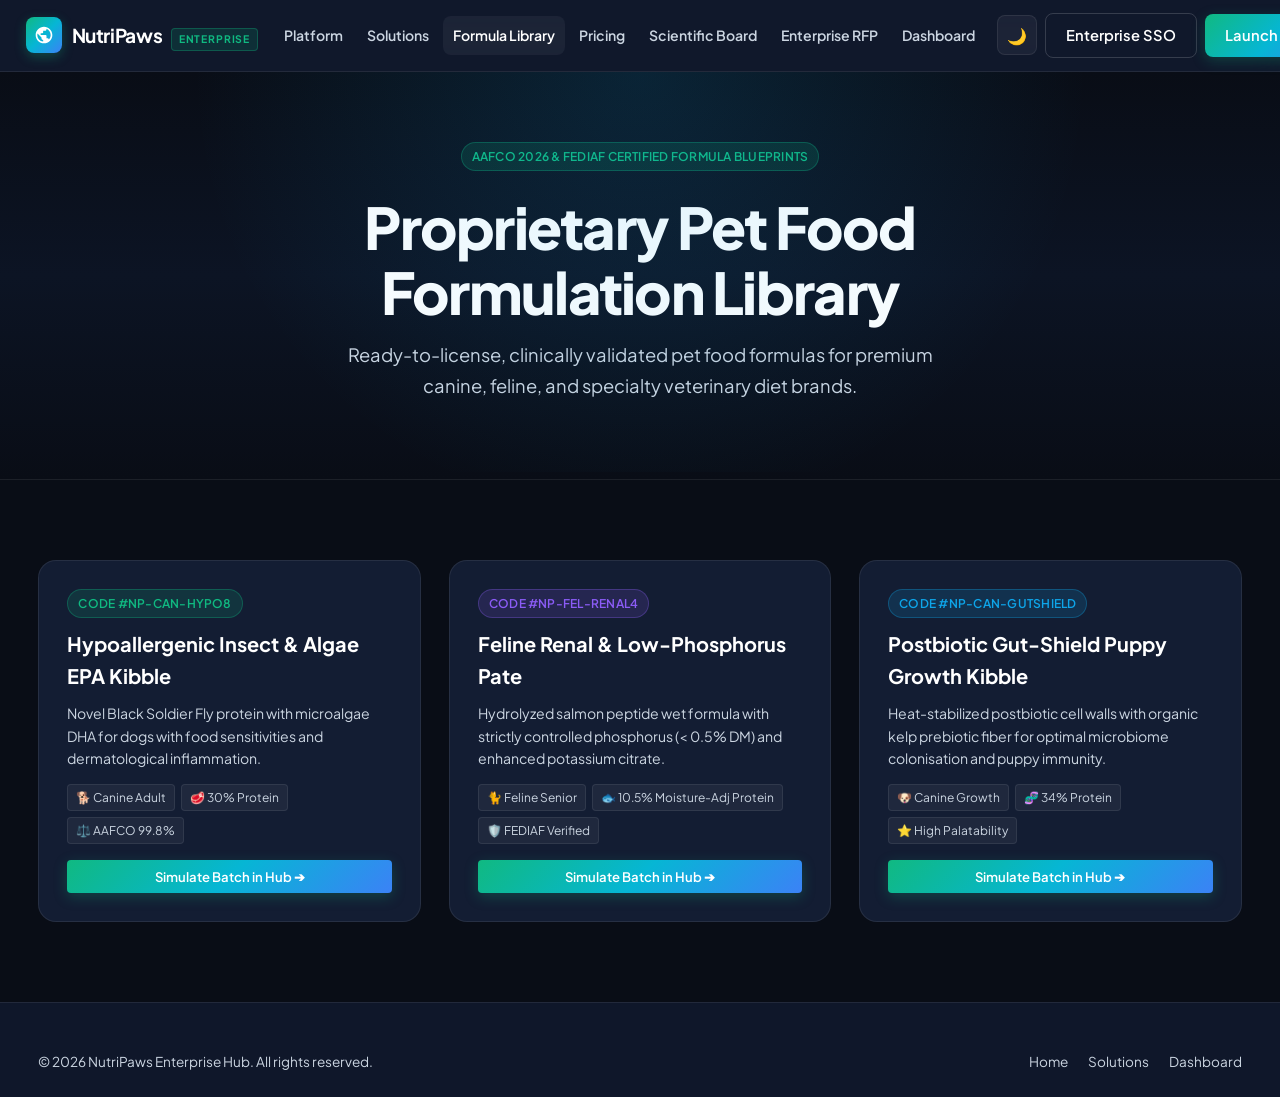
<file: home-recipes.html>
<!DOCTYPE html>
<html lang="en">

<head>
  <meta charset="UTF-8" />
  <meta name="viewport" content="width=device-width, initial-scale=1.0" />
  <title>Proprietary Pet Nutrition Formulation Library | NutriPaws</title>
  <link rel="icon" href="favicon.svg" type="image/svg+xml" />
  <link rel="stylesheet" href="styles.css" />
</head>

<body>
  <!-- Header -->
  <header class="site-header">
    <div class="container nav">
      <a class="logo" href="index.html">
        <div class="logo-icon">
          <svg viewBox="0 0 24 24" fill="currentColor">
            <path d="M12 2C6.48 2 2 6.48 2 12s4.48 10 10 10 10-4.48 10-10S17.52 2 12 2zm-1 17.93c-3.95-.49-7-3.85-7-7.93 0-.62.08-1.21.21-1.79L9 15v1c0 1.1.9 2 2 2v1.93zm6.9-2.54c-.26-.81-1-1.39-1.9-1.39h-1v-3c0-.55-.45-1-1-1H8v-2h2c.55 0 1-.45 1-1V7h2c1.1 0 2-.9 2-2v-.41c2.93 1.19 5 4.06 5 7.41 0 2.08-.8 3.97-2.1 5.39z"/>
          </svg>
        </div>
        <span>NutriPaws <span class="logo-badge">ENTERPRISE</span></span>
      </a>

      <button class="site-menu-toggle" type="button" data-site-menu-toggle>
        ☰
      </button>

      <nav class="nav-links" id="site-menu">
        <a href="index.html">Platform</a>
        <a href="services.html">Solutions</a>
        <a class="active" href="home-recipes.html">Formula Library</a>
        <a href="pricing.html">Pricing</a>
        <a href="about.html">Scientific Board</a>
        <a href="contact.html">Enterprise RFP</a>
        <a href="dashboard.html">Dashboard</a>
        <div class="nav-actions">
          <button class="icon-btn" data-theme-toggle title="Dark/Light Mode">🌙</button>
          <a class="btn btn-outline" href="login.html">Enterprise SSO</a>
          <a class="btn btn-primary" href="dashboard.html">Launch Hub ➔</a>
        </div>
      </nav>
    </div>
  </header>

  <!-- Hero -->
  <section class="hero" style="padding: 70px 0 50px;">
    <div class="container text-center" style="text-align: center; max-width: 800px; margin: 0 auto;">
      <span class="badge badge-emerald" style="margin-bottom: 12px;">AAFCO 2026 & FEDIAF Certified Formula Blueprints</span>
      <h1 class="hero-title" style="margin: 12px 0 16px;">
        Proprietary Pet Food Formulation Library
      </h1>
      <p class="hero-description" style="margin: 0 auto 28px;">
        Ready-to-license, clinically validated pet food formulas for premium canine, feline, and specialty veterinary diet brands.
      </p>
    </div>
  </section>

  <!-- Formula Library Grid -->
  <section class="section">
    <div class="container">
      <div class="grid grid-3" style="gap: 28px;">
        <!-- Formula 1 -->
        <div class="card">
          <div class="badge badge-emerald" style="margin-bottom: 10px;">Code #NP-CAN-HYPO8</div>
          <h3>Hypoallergenic Insect & Algae EPA Kibble</h3>
          <p style="font-size: 0.88rem; color: var(--text-secondary); margin: 8px 0 14px;">
            Novel Black Soldier Fly protein with microalgae DHA for dogs with food sensitivities and dermatological inflammation.
          </p>
          <div class="match-tags" style="margin-bottom: 16px;">
            <span class="tag">🐕 Canine Adult</span>
            <span class="tag">🥩 30% Protein</span>
            <span class="tag">⚖️ AAFCO 99.8%</span>
          </div>
          <a class="btn btn-primary btn-sm" style="width: 100%;" href="dashboard.html#formulation">Simulate Batch in Hub ➔</a>
        </div>

        <!-- Formula 2 -->
        <div class="card">
          <div class="badge badge-purple" style="margin-bottom: 10px;">Code #NP-FEL-RENAL4</div>
          <h3>Feline Renal & Low-Phosphorus Pate</h3>
          <p style="font-size: 0.88rem; color: var(--text-secondary); margin: 8px 0 14px;">
            Hydrolyzed salmon peptide wet formula with strictly controlled phosphorus (< 0.5% DM) and enhanced potassium citrate.
          </p>
          <div class="match-tags" style="margin-bottom: 16px;">
            <span class="tag">🐈 Feline Senior</span>
            <span class="tag">🐟 10.5% Moisture-Adj Protein</span>
            <span class="tag">🛡️ FEDIAF Verified</span>
          </div>
          <a class="btn btn-primary btn-sm" style="width: 100%;" href="dashboard.html#formulation">Simulate Batch in Hub ➔</a>
        </div>

        <!-- Formula 3 -->
        <div class="card">
          <div class="badge badge-blue" style="margin-bottom: 10px;">Code #NP-CAN-GUTSHIELD</div>
          <h3>Postbiotic Gut-Shield Puppy Growth Kibble</h3>
          <p style="font-size: 0.88rem; color: var(--text-secondary); margin: 8px 0 14px;">
            Heat-stabilized postbiotic cell walls with organic kelp prebiotic fiber for optimal microbiome colonisation and puppy immunity.
          </p>
          <div class="match-tags" style="margin-bottom: 16px;">
            <span class="tag">🐶 Canine Growth</span>
            <span class="tag">🧬 34% Protein</span>
            <span class="tag">⭐ High Palatability</span>
          </div>
          <a class="btn btn-primary btn-sm" style="width: 100%;" href="dashboard.html#formulation">Simulate Batch in Hub ➔</a>
        </div>
      </div>
    </div>
  </section>

  <!-- Footer -->
  <footer style="background: var(--bg-secondary); border-top: 1px solid var(--border-subtle); padding: 48px 0 24px;">
    <div class="container" style="display: flex; justify-content: space-between; align-items: center; flex-wrap: wrap; gap: 16px; font-size: 0.85rem; color: var(--text-secondary);">
      <div>© 2026 NutriPaws Enterprise Hub. All rights reserved.</div>
      <div style="display: flex; gap: 20px;">
        <a href="index.html">Home</a>
        <a href="services.html">Solutions</a>
        <a href="dashboard.html">Dashboard</a>
      </div>
    </div>
  </footer>

  <div class="toast-container"></div>
  <script src="app.js"></script>
</body>

</html>
</file>
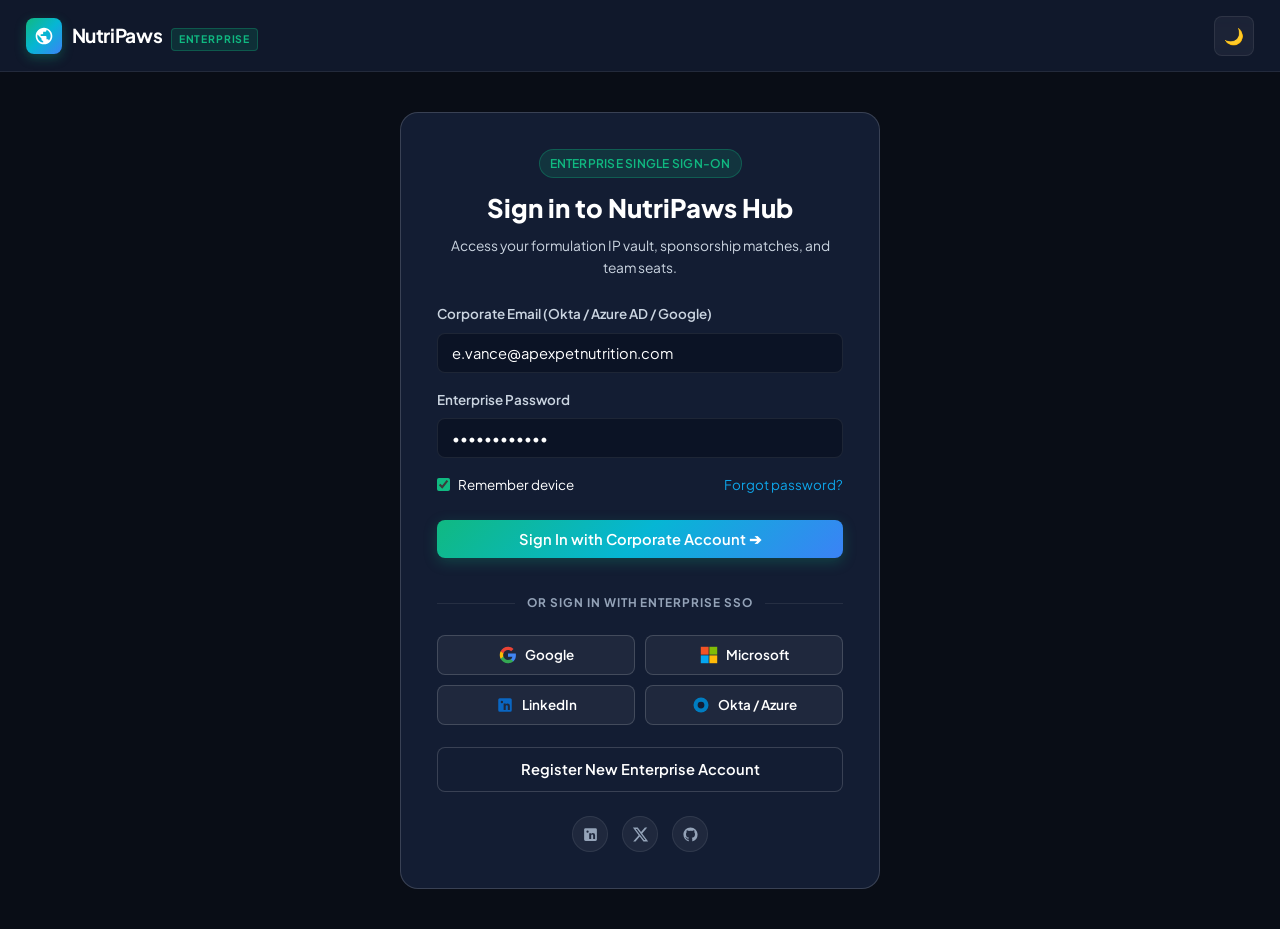
<file: login.html>
<!DOCTYPE html>
<html lang="en">

<head>
  <meta charset="UTF-8" />
  <meta name="viewport" content="width=device-width, initial-scale=1.0" />
  <title>Enterprise SSO Login | NutriPaws Enterprise</title>
  <link rel="icon" href="favicon.svg" type="image/svg+xml" />
  <link rel="stylesheet" href="styles.css" />
</head>

<body style="display: flex; flex-direction: column; min-height: 100vh;">
  <!-- Header -->
  <header class="site-header">
    <div class="container nav">
      <a class="logo" href="index.html">
        <div class="logo-icon">
          <svg viewBox="0 0 24 24" fill="currentColor">
            <path d="M12 2C6.48 2 2 6.48 2 12s4.48 10 10 10 10-4.48 10-10S17.52 2 12 2zm-1 17.93c-3.95-.49-7-3.85-7-7.93 0-.62.08-1.21.21-1.79L9 15v1c0 1.1.9 2 2 2v1.93zm6.9-2.54c-.26-.81-1-1.39-1.9-1.39h-1v-3c0-.55-.45-1-1-1H8v-2h2c.55 0 1-.45 1-1V7h2c1.1 0 2-.9 2-2v-.41c2.93 1.19 5 4.06 5 7.41 0 2.08-.8 3.97-2.1 5.39z"/>
          </svg>
        </div>
        <span>NutriPaws <span class="logo-badge">ENTERPRISE</span></span>
      </a>
      <div>
        <button class="icon-btn" data-theme-toggle title="Dark/Light Mode">🌙</button>
      </div>
    </div>
  </header>

  <main style="flex: 1; display: grid; place-items: center; padding: 40px 20px;">
    <div class="card" style="width: min(480px, 100%); padding: 36px; border-color: var(--border-medium);">
      <div style="text-align: center; margin-bottom: 24px;">
        <span class="badge badge-emerald" style="margin-bottom: 10px;">Enterprise Single Sign-On</span>
        <h2 style="font-size: 1.6rem; font-weight: 800;">Sign in to NutriPaws Hub</h2>
        <p style="font-size: 0.86rem; color: var(--text-secondary); margin-top: 6px;">Access your formulation IP vault, sponsorship matches, and team seats.</p>
      </div>

      <form onsubmit="event.preventDefault(); window.location.href='dashboard.html';">
        <div class="form-group" style="margin-bottom: 16px;">
          <label class="form-label">Corporate Email (Okta / Azure AD / Google)</label>
          <input type="email" class="form-control" value="e.vance@apexpetnutrition.com" required />
        </div>

        <div class="form-group" style="margin-bottom: 16px;">
          <label class="form-label">Enterprise Password</label>
          <input type="password" class="form-control" value="••••••••••••" required />
        </div>

        <div style="display: flex; justify-content: space-between; align-items: center; margin-bottom: 24px; font-size: 0.84rem;">
          <label style="display: flex; align-items: center; gap: 8px; cursor: pointer;">
            <input type="checkbox" checked style="accent-color: var(--brand-emerald);" />
            <span>Remember device</span>
          </label>
          <a href="#" style="color: var(--brand-primary);">Forgot password?</a>
        </div>

        <button type="submit" class="btn btn-primary" style="width: 100%; margin-bottom: 14px;">
          Sign In with Corporate Account ➔
        </button>

        <div class="auth-divider">
          <span>OR SIGN IN WITH ENTERPRISE SSO</span>
        </div>

        <div class="social-auth-grid">
          <button type="button" class="social-auth-btn" onclick="socialAuth('Google')">
            <svg viewBox="0 0 24 24"><path fill="#4285F4" d="M22.56 12.25c0-.78-.07-1.53-.2-2.25H12v4.26h5.92c-.26 1.37-1.04 2.53-2.21 3.31v2.77h3.57c2.08-1.92 3.28-4.74 3.28-8.09z"/><path fill="#34A853" d="M12 23c2.97 0 5.46-.98 7.28-2.66l-3.57-2.77c-.98.66-2.23 1.06-3.71 1.06-2.86 0-5.29-1.93-6.16-4.53H2.18v2.84C3.99 20.53 7.7 23 12 23z"/><path fill="#FBBC05" d="M5.84 14.09c-.22-.66-.35-1.36-.35-2.09s.13-1.43.35-2.09V7.06H2.18C1.43 8.55 1 10.22 1 12s.43 3.45 1.18 4.94l2.85-2.22.81-.63z"/><path fill="#EA4335" d="M12 5.38c1.62 0 3.06.56 4.21 1.64l3.15-3.15C17.45 2.09 14.97 1 12 1 7.7 1 3.99 3.47 2.18 7.06l3.66 2.84c.87-2.6 3.3-4.52 6.16-4.52z"/></svg>
            Google
          </button>
          <button type="button" class="social-auth-btn" onclick="socialAuth('Microsoft')">
            <svg viewBox="0 0 23 23"><path fill="#f35325" d="M1 1h10v10H1z"/><path fill="#81bc06" d="M12 1h10v10H12z"/><path fill="#05a6f0" d="M1 12h10v10H1z"/><path fill="#ffba08" d="M12 12h10v10H12z"/></svg>
            Microsoft
          </button>
          <button type="button" class="social-auth-btn" onclick="socialAuth('LinkedIn')">
            <svg viewBox="0 0 24 24" fill="#0A66C2"><path d="M19 3a2 2 0 0 1 2 2v14a2 2 0 0 1-2 2H5a2 2 0 0 1-2-2V5a2 2 0 0 1 2-2h14m-.5 15.5v-5.3a3.26 3.26 0 0 0-3.26-3.26c-.85 0-1.84.52-2.28 1.3v-1.11h-2.79v8.37h2.79v-4.93c0-.77.62-1.4 1.39-1.4a1.4 1.4 0 0 1 1.4 1.4v4.93h2.75M6.46 10.9h2.77v8.37H6.46v-8.37M7.85 6.45a1.6 1.6 0 1 0 0 3.2 1.6 1.6 0 0 0 0-3.2z"/></svg>
            LinkedIn
          </button>
          <button type="button" class="social-auth-btn" onclick="socialAuth('Okta')">
            <svg viewBox="0 0 24 24" fill="#007dc1"><circle cx="12" cy="12" r="10"/><circle cx="12" cy="12" r="4.5" fill="var(--bg-card)"/></svg>
            Okta / Azure
          </button>
        </div>

        <a class="btn btn-secondary" style="width: 100%;" href="register.html">
          Register New Enterprise Account
        </a>
      </form>

      <div class="auth-footer-social">
        <a href="https://linkedin.com" target="_blank" rel="noopener" aria-label="LinkedIn" title="LinkedIn">
          <svg viewBox="0 0 24 24" fill="currentColor"><path d="M19 3a2 2 0 0 1 2 2v14a2 2 0 0 1-2 2H5a2 2 0 0 1-2-2V5a2 2 0 0 1 2-2h14m-.5 15.5v-5.3a3.26 3.26 0 0 0-3.26-3.26c-.85 0-1.84.52-2.28 1.3v-1.11h-2.79v8.37h2.79v-4.93c0-.77.62-1.4 1.39-1.4a1.4 1.4 0 0 1 1.4 1.4v4.93h2.75M6.46 10.9h2.77v8.37H6.46v-8.37M7.85 6.45a1.6 1.6 0 1 0 0 3.2 1.6 1.6 0 0 0 0-3.2z"/></svg>
        </a>
        <a href="https://x.com" target="_blank" rel="noopener" aria-label="X / Twitter" title="X (Twitter)">
          <svg viewBox="0 0 24 24" fill="currentColor"><path d="M18.244 2.25h3.308l-7.227 8.26 8.502 11.24H16.17l-5.214-6.817L4.99 21.75H1.68l7.73-8.835L1.254 2.25H8.08l4.713 6.231zm-1.161 17.52h1.833L7.084 4.126H5.117z"/></svg>
        </a>
        <a href="https://github.com" target="_blank" rel="noopener" aria-label="GitHub" title="GitHub">
          <svg viewBox="0 0 24 24" fill="currentColor"><path d="M12 2C6.477 2 2 6.484 2 12.017c0 4.425 2.865 8.18 6.839 9.504.5.092.682-.217.682-.483 0-.237-.008-.868-.013-1.703-2.782.605-3.369-1.343-3.369-1.343-.454-1.158-1.11-1.466-1.11-1.466-.908-.62.069-.608.069-.608 1.003.07 1.53 1.032 1.53 1.032.892 1.53 2.341 1.088 2.91.832.092-.647.35-1.088.636-1.338-2.22-.253-4.555-1.113-4.555-4.951 0-1.093.39-1.988 1.029-2.688-.103-.253-.446-1.272.098-2.65 0 0 .84-.27 2.75 1.026A9.564 9.564 0 0 1 12 6.844c.85.004 1.705.115 2.504.337 1.909-1.296 2.747-1.027 2.747-1.027.546 1.379.202 2.398.1 2.651.64.7 1.028 1.595 1.028 2.688 0 3.848-2.339 4.695-4.566 4.943.359.309.678.92.678 1.855 0 1.338-.012 2.419-.012 2.747 0 .268.18.58.688.482A10.019 10.019 0 0 0 22 12.017C22 6.484 17.522 2 12 2z"/></svg>
        </a>
      </div>
    </div>
  </main>

  <div class="toast-container"></div>
  <script src="app.js"></script>
</body>

</html>
</file>
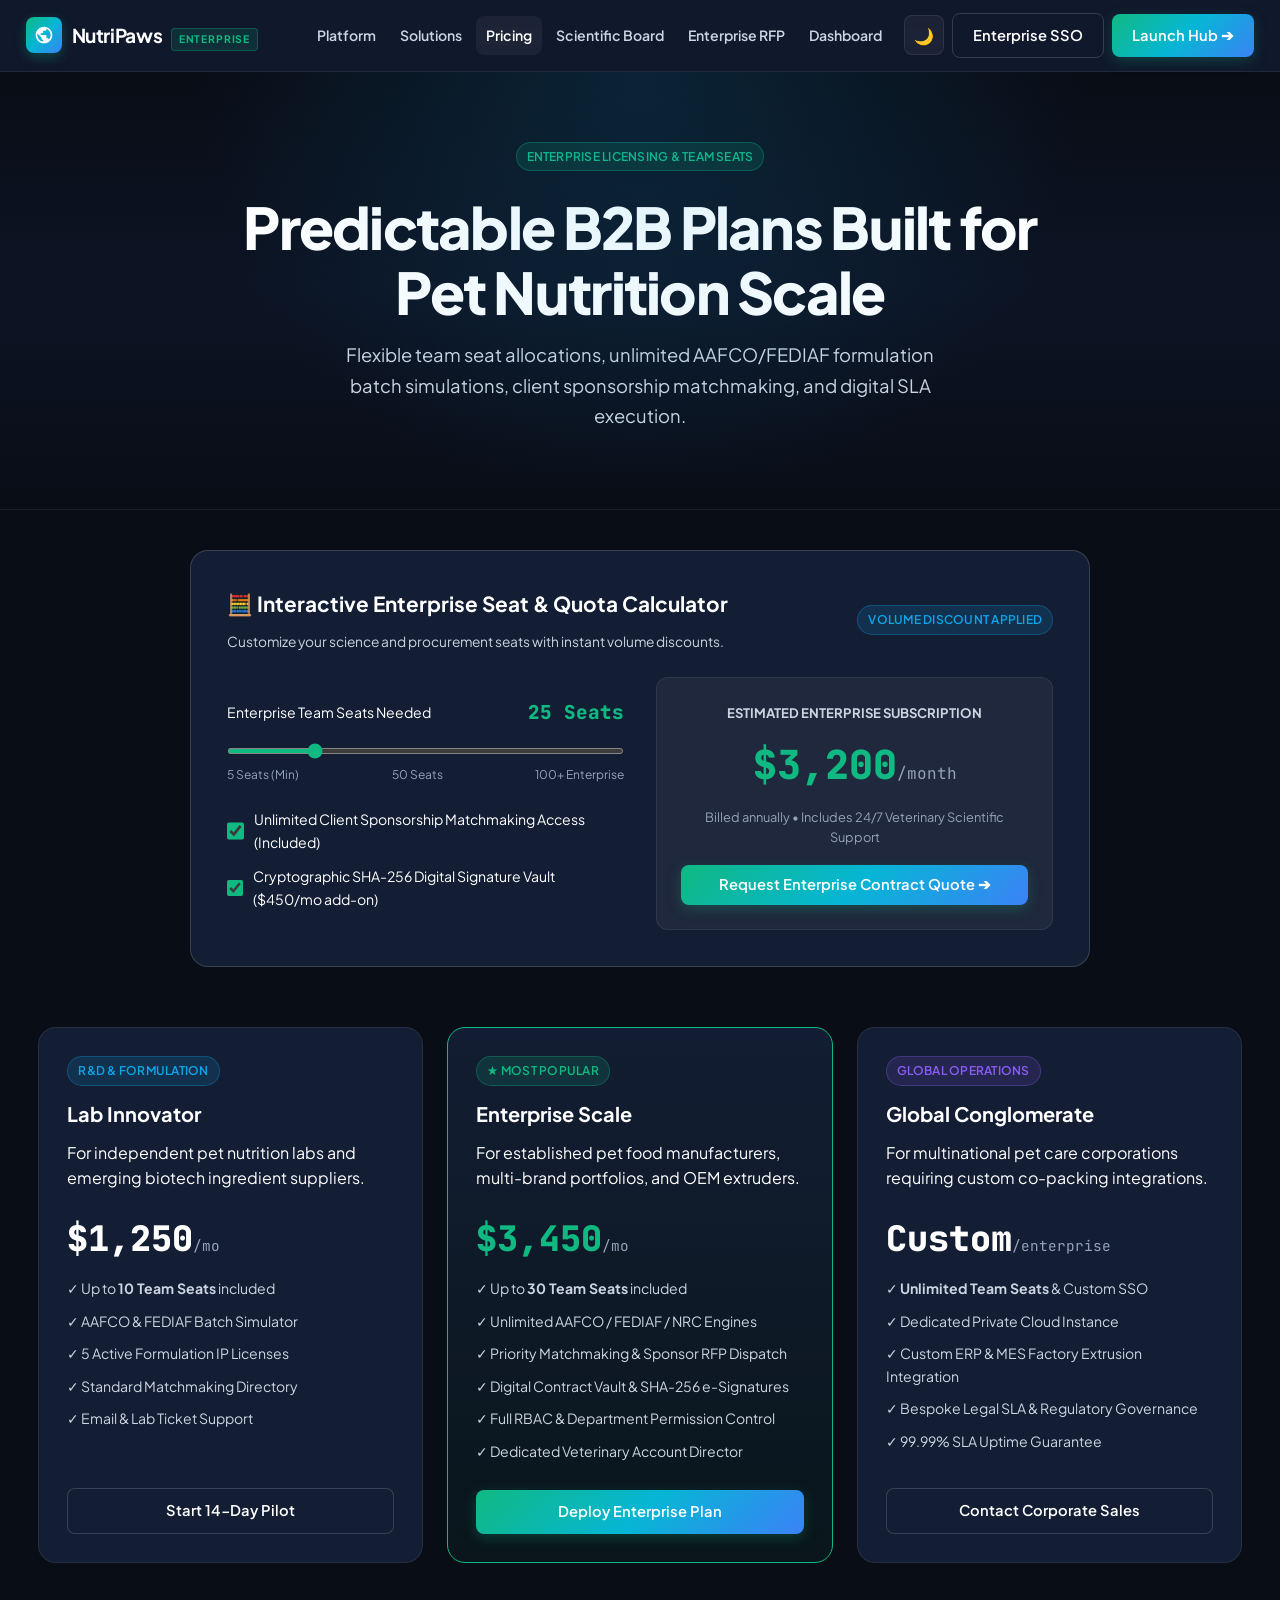
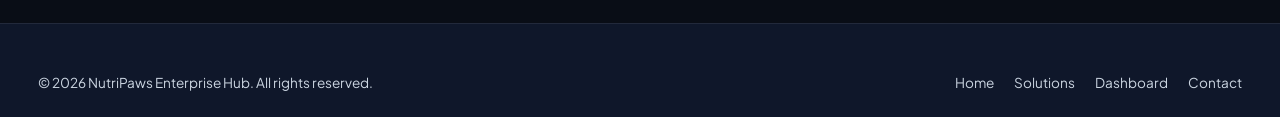
<file: pricing.html>
<!DOCTYPE html>
<html lang="en">

<head>
  <meta charset="UTF-8" />
  <meta name="viewport" content="width=device-width, initial-scale=1.0" />
  <title>Enterprise Pricing & Team Seats | NutriPaws Enterprise Hub</title>
  <link rel="icon" href="favicon.svg" type="image/svg+xml" />
  <link rel="stylesheet" href="styles.css" />
</head>

<body>
  <!-- Header -->
  <header class="site-header">
    <div class="container nav">
      <a class="logo" href="index.html">
        <div class="logo-icon">
          <svg viewBox="0 0 24 24" fill="currentColor">
            <path d="M12 2C6.48 2 2 6.48 2 12s4.48 10 10 10 10-4.48 10-10S17.52 2 12 2zm-1 17.93c-3.95-.49-7-3.85-7-7.93 0-.62.08-1.21.21-1.79L9 15v1c0 1.1.9 2 2 2v1.93zm6.9-2.54c-.26-.81-1-1.39-1.9-1.39h-1v-3c0-.55-.45-1-1-1H8v-2h2c.55 0 1-.45 1-1V7h2c1.1 0 2-.9 2-2v-.41c2.93 1.19 5 4.06 5 7.41 0 2.08-.8 3.97-2.1 5.39z"/>
          </svg>
        </div>
        <span>NutriPaws <span class="logo-badge">ENTERPRISE</span></span>
      </a>

      <button class="site-menu-toggle" type="button" data-site-menu-toggle>
        ☰
      </button>

      <nav class="nav-links" id="site-menu">
        <a href="index.html">Platform</a>
        <a href="services.html">Solutions</a>
        <a class="active" href="pricing.html">Pricing</a>
        <a href="about.html">Scientific Board</a>
        <a href="contact.html">Enterprise RFP</a>
        <a href="dashboard.html">Dashboard</a>
        <div class="nav-actions">
          <button class="icon-btn" data-theme-toggle title="Dark/Light Mode">🌙</button>
          <a class="btn btn-outline" href="login.html">Enterprise SSO</a>
          <a class="btn btn-primary" href="dashboard.html">Launch Hub ➔</a>
        </div>
      </nav>
    </div>
  </header>

  <!-- Pricing Hero -->
  <section class="hero" style="padding: 70px 0 50px;">
    <div class="container text-center" style="text-align: center; max-width: 800px; margin: 0 auto;">
      <span class="badge badge-emerald" style="margin-bottom: 12px;">Enterprise Licensing & Team Seats</span>
      <h1 class="hero-title" style="margin: 12px 0 16px;">
        Predictable B2B Plans Built for Pet Nutrition Scale
      </h1>
      <p class="hero-description" style="margin: 0 auto 28px;">
        Flexible team seat allocations, unlimited AAFCO/FEDIAF formulation batch simulations, client sponsorship matchmaking, and digital SLA execution.
      </p>
    </div>
  </section>

  <!-- Interactive Seat & Add-on Calculator -->
  <section class="section" style="padding: 40px 0 60px;">
    <div class="container">
      <div class="card pricing-calc-card">
        <div style="display: flex; justify-content: space-between; align-items: center; margin-bottom: 24px; flex-wrap: wrap; gap: 14px;">
          <div>
            <h3 style="font-size: 1.3rem;">🧮 Interactive Enterprise Seat & Quota Calculator</h3>
            <p style="font-size: 0.86rem; color: var(--text-secondary);">Customize your science and procurement seats with instant volume discounts.</p>
          </div>
          <span class="badge badge-blue">Volume Discount Applied</span>
        </div>

        <div class="grid grid-2" style="gap: 32px; align-items: center;">
          <div>
            <div class="range-slider-group">
              <div class="range-header">
                <span>Enterprise Team Seats Needed</span>
                <span id="calcSeatCount" class="font-mono" style="font-weight: 800; color: var(--brand-emerald); font-size: 1.2rem;">25 Seats</span>
              </div>
              <input type="range" id="seatSlider" class="range-input" min="5" max="100" value="25" step="5" />
              <div style="display: flex; justify-content: space-between; font-size: 0.75rem; color: var(--text-muted); margin-top: 4px;">
                <span>5 Seats (Min)</span>
                <span>50 Seats</span>
                <span>100+ Enterprise</span>
              </div>
            </div>

            <div style="display: flex; flex-direction: column; gap: 12px; margin-top: 24px;">
              <label style="display: flex; align-items: center; gap: 10px; font-size: 0.88rem; cursor: pointer;">
                <input type="checkbox" id="chkMatchmaking" checked style="accent-color: var(--brand-emerald); width: 18px; height: 18px;" />
                <span>Unlimited Client Sponsorship Matchmaking Access (Included)</span>
              </label>
              <label style="display: flex; align-items: center; gap: 10px; font-size: 0.88rem; cursor: pointer;">
                <input type="checkbox" id="chkBlockchain" checked style="accent-color: var(--brand-emerald); width: 18px; height: 18px;" />
                <span>Cryptographic SHA-256 Digital Signature Vault ($450/mo add-on)</span>
              </label>
            </div>
          </div>

          <div style="background: var(--bg-subtle); border: 1px solid var(--border-subtle); padding: 24px; border-radius: var(--radius-md); text-align: center;">
            <div style="font-size: 0.82rem; color: var(--text-secondary); text-transform: uppercase; font-weight: 700;">Estimated Enterprise Subscription</div>
            <div id="calcTotalPrice" class="font-mono" style="font-size: 2.5rem; font-weight: 800; color: var(--brand-emerald); margin: 10px 0;">$3,200<span style="font-size: 1rem; color: var(--text-muted); font-weight: 400;">/month</span></div>
            <div style="font-size: 0.8rem; color: var(--text-muted); margin-bottom: 18px;">Billed annually • Includes 24/7 Veterinary Scientific Support</div>
            <a class="btn btn-primary calc-quote-btn" style="width: 100%;" href="contact.html">Request Enterprise Contract Quote ➔</a>
          </div>
        </div>
      </div>

      <!-- Tier Cards -->
      <div class="grid grid-3 pricing-grid">
        <!-- Tier 1: Lab Innovator -->
        <div class="card pricing-card">
          <div class="badge badge-blue" style="margin-bottom: 12px; align-self: flex-start;">R&D & Formulation</div>
          <h3>Lab Innovator</h3>
          <p>For independent pet nutrition labs and emerging biotech ingredient suppliers.</p>
          <div style="font-size: 2.2rem; font-weight: 800; margin: 20px 0 10px; font-family: 'JetBrains Mono', monospace;">
            $1,250<span style="font-size: 0.9rem; color: var(--text-muted); font-weight: normal;">/mo</span>
          </div>
          <ul style="list-style: none; display: flex; flex-direction: column; gap: 10px; font-size: 0.88rem; color: var(--text-secondary); margin-bottom: 28px; flex-grow: 1;">
            <li>✓ Up to <strong>10 Team Seats</strong> included</li>
            <li>✓ AAFCO & FEDIAF Batch Simulator</li>
            <li>✓ 5 Active Formulation IP Licenses</li>
            <li>✓ Standard Matchmaking Directory</li>
            <li>✓ Email & Lab Ticket Support</li>
          </ul>
          <a class="btn btn-secondary pricing-action-btn" style="width: 100%; margin-top: auto;" href="dashboard.html">Start 14-Day Pilot</a>
        </div>

        <!-- Tier 2: Enterprise Scale (Recommended) -->
        <div class="card pricing-card" style="border-color: var(--brand-emerald); background: linear-gradient(180deg, var(--bg-card) 0%, rgba(16, 185, 129, 0.05) 100%);">
          <div class="badge badge-emerald" style="margin-bottom: 12px; align-self: flex-start;">★ MOST POPULAR</div>
          <h3>Enterprise Scale</h3>
          <p>For established pet food manufacturers, multi-brand portfolios, and OEM extruders.</p>
          <div style="font-size: 2.2rem; font-weight: 800; margin: 20px 0 10px; font-family: 'JetBrains Mono', monospace; color: var(--brand-emerald);">
            $3,450<span style="font-size: 0.9rem; color: var(--text-muted); font-weight: normal;">/mo</span>
          </div>
          <ul style="list-style: none; display: flex; flex-direction: column; gap: 10px; font-size: 0.88rem; color: var(--text-secondary); margin-bottom: 28px; flex-grow: 1;">
            <li>✓ Up to <strong>30 Team Seats</strong> included</li>
            <li>✓ Unlimited AAFCO / FEDIAF / NRC Engines</li>
            <li>✓ Priority Matchmaking & Sponsor RFP Dispatch</li>
            <li>✓ Digital Contract Vault & SHA-256 e-Signatures</li>
            <li>✓ Full RBAC & Department Permission Control</li>
            <li>✓ Dedicated Veterinary Account Director</li>
          </ul>
          <a class="btn btn-primary pricing-action-btn" style="width: 100%; margin-top: auto;" href="dashboard.html">Deploy Enterprise Plan</a>
        </div>

        <!-- Tier 3: Global Conglomerate -->
        <div class="card pricing-card">
          <div class="badge badge-purple" style="margin-bottom: 12px; align-self: flex-start;">Global Operations</div>
          <h3>Global Conglomerate</h3>
          <p>For multinational pet care corporations requiring custom co-packing integrations.</p>
          <div style="font-size: 2.2rem; font-weight: 800; margin: 20px 0 10px; font-family: 'JetBrains Mono', monospace;">
            Custom<span style="font-size: 0.9rem; color: var(--text-muted); font-weight: normal;">/enterprise</span>
          </div>
          <ul style="list-style: none; display: flex; flex-direction: column; gap: 10px; font-size: 0.88rem; color: var(--text-secondary); margin-bottom: 28px; flex-grow: 1;">
            <li>✓ <strong>Unlimited Team Seats</strong> & Custom SSO</li>
            <li>✓ Dedicated Private Cloud Instance</li>
            <li>✓ Custom ERP & MES Factory Extrusion Integration</li>
            <li>✓ Bespoke Legal SLA & Regulatory Governance</li>
            <li>✓ 99.99% SLA Uptime Guarantee</li>
          </ul>
          <a class="btn btn-secondary pricing-action-btn" style="width: 100%; margin-top: auto;" href="contact.html">Contact Corporate Sales</a>
        </div>
      </div>
    </div>
  </section>

  <!-- Footer -->
  <footer style="background: var(--bg-secondary); border-top: 1px solid var(--border-subtle); padding: 48px 0 24px;">
    <div class="container" style="display: flex; justify-content: space-between; align-items: center; flex-wrap: wrap; gap: 16px; font-size: 0.85rem; color: var(--text-secondary);">
      <div>© 2026 NutriPaws Enterprise Hub. All rights reserved.</div>
      <div style="display: flex; gap: 20px;">
        <a href="index.html">Home</a>
        <a href="services.html">Solutions</a>
        <a href="dashboard.html">Dashboard</a>
        <a href="contact.html">Contact</a>
      </div>
    </div>
  </footer>

  <div class="toast-container"></div>
  <script src="app.js"></script>
  <script>
    // Live Seat Price Calculator
    const seatSlider = document.getElementById('seatSlider');
    const seatCount = document.getElementById('calcSeatCount');
    const totalPrice = document.getElementById('calcTotalPrice');
    const chkBlockchain = document.getElementById('chkBlockchain');

    function updatePricing() {
      const seats = Number(seatSlider.value);
      seatCount.textContent = `${seats} Seats`;
      
      let base = seats * 110;
      if (seats >= 50) base = seats * 85; // Volume discount
      if (chkBlockchain.checked) base += 450;

      totalPrice.innerHTML = `$${base.toLocaleString()}<span style="font-size: 1rem; color: var(--text-muted); font-weight: 400;">/month</span>`;
    }

    if (seatSlider) {
      seatSlider.addEventListener('input', updatePricing);
      chkBlockchain.addEventListener('change', updatePricing);
      updatePricing();
    }
  </script>
</body>

</html>
</file>
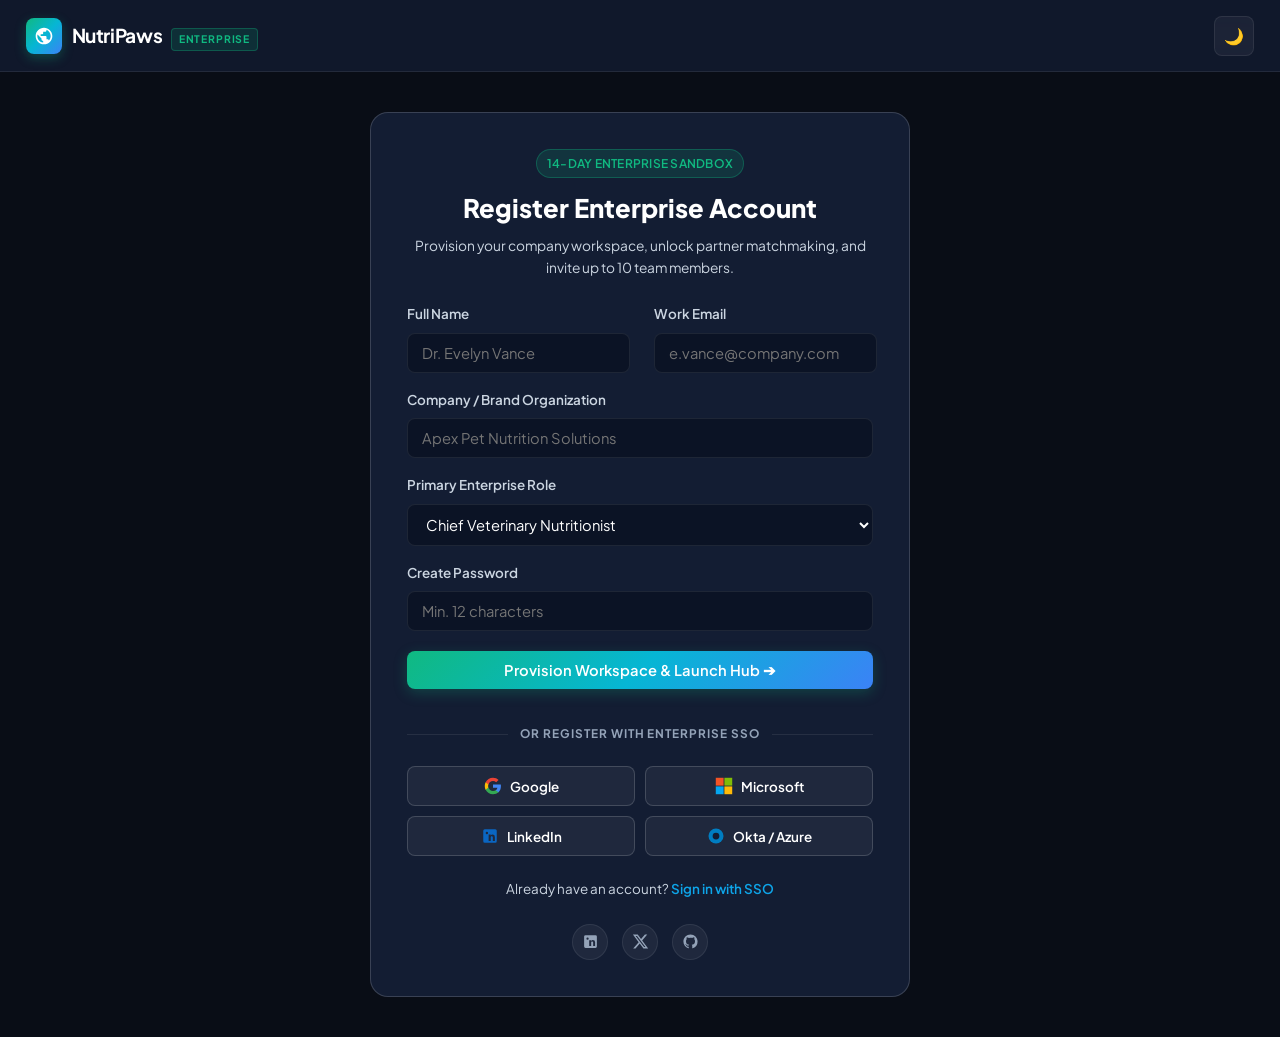
<file: register.html>
<!DOCTYPE html>
<html lang="en">

<head>
  <meta charset="UTF-8" />
  <meta name="viewport" content="width=device-width, initial-scale=1.0" />
  <title>Enterprise Account Registration | NutriPaws Enterprise</title>
  <link rel="icon" href="favicon.svg" type="image/svg+xml" />
  <link rel="stylesheet" href="styles.css" />
</head>

<body style="display: flex; flex-direction: column; min-height: 100vh;">
  <!-- Header -->
  <header class="site-header">
    <div class="container nav">
      <a class="logo" href="index.html">
        <div class="logo-icon">
          <svg viewBox="0 0 24 24" fill="currentColor">
            <path d="M12 2C6.48 2 2 6.48 2 12s4.48 10 10 10 10-4.48 10-10S17.52 2 12 2zm-1 17.93c-3.95-.49-7-3.85-7-7.93 0-.62.08-1.21.21-1.79L9 15v1c0 1.1.9 2 2 2v1.93zm6.9-2.54c-.26-.81-1-1.39-1.9-1.39h-1v-3c0-.55-.45-1-1-1H8v-2h2c.55 0 1-.45 1-1V7h2c1.1 0 2-.9 2-2v-.41c2.93 1.19 5 4.06 5 7.41 0 2.08-.8 3.97-2.1 5.39z"/>
          </svg>
        </div>
        <span>NutriPaws <span class="logo-badge">ENTERPRISE</span></span>
      </a>
      <div>
        <button class="icon-btn" data-theme-toggle title="Dark/Light Mode">🌙</button>
      </div>
    </div>
  </header>

  <main style="flex: 1; display: grid; place-items: center; padding: 40px 20px;">
    <div class="card" style="width: min(540px, 100%); padding: 36px; border-color: var(--border-medium);">
      <div style="text-align: center; margin-bottom: 24px;">
        <span class="badge badge-emerald" style="margin-bottom: 10px;">14-Day Enterprise Sandbox</span>
        <h2 style="font-size: 1.6rem; font-weight: 800;">Register Enterprise Account</h2>
        <p style="font-size: 0.86rem; color: var(--text-secondary); margin-top: 6px;">Provision your company workspace, unlock partner matchmaking, and invite up to 10 team members.</p>
      </div>

      <form onsubmit="event.preventDefault(); showToast('🎉 Enterprise workspace provisioned! Redirecting to dashboard...', 'success'); setTimeout(() => window.location.href='dashboard.html', 1000);">
        <div class="grid grid-2" style="margin-bottom: 16px;">
          <div class="form-group">
            <label class="form-label">Full Name</label>
            <input type="text" class="form-control" placeholder="Dr. Evelyn Vance" required />
          </div>
          <div class="form-group">
            <label class="form-label">Work Email</label>
            <input type="email" class="form-control" placeholder="e.vance@company.com" required />
          </div>
        </div>

        <div class="form-group" style="margin-bottom: 16px;">
          <label class="form-label">Company / Brand Organization</label>
          <input type="text" class="form-control" placeholder="Apex Pet Nutrition Solutions" required />
        </div>

        <div class="form-group" style="margin-bottom: 16px;">
          <label class="form-label">Primary Enterprise Role</label>
          <select class="form-control">
            <option>Chief Veterinary Nutritionist</option>
            <option>VP of Procurement & Co-Packing</option>
            <option>Sponsorship & BD Director</option>
            <option>Formulation Research Scientist</option>
            <option>Regulatory & AAFCO Auditor</option>
          </select>
        </div>

        <div class="form-group" style="margin-bottom: 20px;">
          <label class="form-label">Create Password</label>
          <input type="password" class="form-control" placeholder="Min. 12 characters" required />
        </div>

        <button type="submit" class="btn btn-primary" style="width: 100%; margin-bottom: 14px;">
          Provision Workspace & Launch Hub ➔
        </button>

        <div class="auth-divider">
          <span>OR REGISTER WITH ENTERPRISE SSO</span>
        </div>

        <div class="social-auth-grid">
          <button type="button" class="social-auth-btn" onclick="socialAuth('Google')">
            <svg viewBox="0 0 24 24"><path fill="#4285F4" d="M22.56 12.25c0-.78-.07-1.53-.2-2.25H12v4.26h5.92c-.26 1.37-1.04 2.53-2.21 3.31v2.77h3.57c2.08-1.92 3.28-4.74 3.28-8.09z"/><path fill="#34A853" d="M12 23c2.97 0 5.46-.98 7.28-2.66l-3.57-2.77c-.98.66-2.23 1.06-3.71 1.06-2.86 0-5.29-1.93-6.16-4.53H2.18v2.84C3.99 20.53 7.7 23 12 23z"/><path fill="#FBBC05" d="M5.84 14.09c-.22-.66-.35-1.36-.35-2.09s.13-1.43.35-2.09V7.06H2.18C1.43 8.55 1 10.22 1 12s.43 3.45 1.18 4.94l2.85-2.22.81-.63z"/><path fill="#EA4335" d="M12 5.38c1.62 0 3.06.56 4.21 1.64l3.15-3.15C17.45 2.09 14.97 1 12 1 7.7 1 3.99 3.47 2.18 7.06l3.66 2.84c.87-2.6 3.3-4.52 6.16-4.52z"/></svg>
            Google
          </button>
          <button type="button" class="social-auth-btn" onclick="socialAuth('Microsoft')">
            <svg viewBox="0 0 23 23"><path fill="#f35325" d="M1 1h10v10H1z"/><path fill="#81bc06" d="M12 1h10v10H12z"/><path fill="#05a6f0" d="M1 12h10v10H1z"/><path fill="#ffba08" d="M12 12h10v10H12z"/></svg>
            Microsoft
          </button>
          <button type="button" class="social-auth-btn" onclick="socialAuth('LinkedIn')">
            <svg viewBox="0 0 24 24" fill="#0A66C2"><path d="M19 3a2 2 0 0 1 2 2v14a2 2 0 0 1-2 2H5a2 2 0 0 1-2-2V5a2 2 0 0 1 2-2h14m-.5 15.5v-5.3a3.26 3.26 0 0 0-3.26-3.26c-.85 0-1.84.52-2.28 1.3v-1.11h-2.79v8.37h2.79v-4.93c0-.77.62-1.4 1.39-1.4a1.4 1.4 0 0 1 1.4 1.4v4.93h2.75M6.46 10.9h2.77v8.37H6.46v-8.37M7.85 6.45a1.6 1.6 0 1 0 0 3.2 1.6 1.6 0 0 0 0-3.2z"/></svg>
            LinkedIn
          </button>
          <button type="button" class="social-auth-btn" onclick="socialAuth('Okta')">
            <svg viewBox="0 0 24 24" fill="#007dc1"><circle cx="12" cy="12" r="10"/><circle cx="12" cy="12" r="4.5" fill="var(--bg-card)"/></svg>
            Okta / Azure
          </button>
        </div>

        <div style="text-align: center; font-size: 0.84rem; color: var(--text-secondary);">
          Already have an account? <a href="login.html" style="color: var(--brand-primary); font-weight: 600;">Sign in with SSO</a>
        </div>
      </form>

      <div class="auth-footer-social">
        <a href="https://linkedin.com" target="_blank" rel="noopener" aria-label="LinkedIn" title="LinkedIn">
          <svg viewBox="0 0 24 24" fill="currentColor"><path d="M19 3a2 2 0 0 1 2 2v14a2 2 0 0 1-2 2H5a2 2 0 0 1-2-2V5a2 2 0 0 1 2-2h14m-.5 15.5v-5.3a3.26 3.26 0 0 0-3.26-3.26c-.85 0-1.84.52-2.28 1.3v-1.11h-2.79v8.37h2.79v-4.93c0-.77.62-1.4 1.39-1.4a1.4 1.4 0 0 1 1.4 1.4v4.93h2.75M6.46 10.9h2.77v8.37H6.46v-8.37M7.85 6.45a1.6 1.6 0 1 0 0 3.2 1.6 1.6 0 0 0 0-3.2z"/></svg>
        </a>
        <a href="https://x.com" target="_blank" rel="noopener" aria-label="X / Twitter" title="X (Twitter)">
          <svg viewBox="0 0 24 24" fill="currentColor"><path d="M18.244 2.25h3.308l-7.227 8.26 8.502 11.24H16.17l-5.214-6.817L4.99 21.75H1.68l7.73-8.835L1.254 2.25H8.08l4.713 6.231zm-1.161 17.52h1.833L7.084 4.126H5.117z"/></svg>
        </a>
        <a href="https://github.com" target="_blank" rel="noopener" aria-label="GitHub" title="GitHub">
          <svg viewBox="0 0 24 24" fill="currentColor"><path d="M12 2C6.477 2 2 6.484 2 12.017c0 4.425 2.865 8.18 6.839 9.504.5.092.682-.217.682-.483 0-.237-.008-.868-.013-1.703-2.782.605-3.369-1.343-3.369-1.343-.454-1.158-1.11-1.466-1.11-1.466-.908-.62.069-.608.069-.608 1.003.07 1.53 1.032 1.53 1.032.892 1.53 2.341 1.088 2.91.832.092-.647.35-1.088.636-1.338-2.22-.253-4.555-1.113-4.555-4.951 0-1.093.39-1.988 1.029-2.688-.103-.253-.446-1.272.098-2.65 0 0 .84-.27 2.75 1.026A9.564 9.564 0 0 1 12 6.844c.85.004 1.705.115 2.504.337 1.909-1.296 2.747-1.027 2.747-1.027.546 1.379.202 2.398.1 2.651.64.7 1.028 1.595 1.028 2.688 0 3.848-2.339 4.695-4.566 4.943.359.309.678.92.678 1.855 0 1.338-.012 2.419-.012 2.747 0 .268.18.58.688.482A10.019 10.019 0 0 0 22 12.017C22 6.484 17.522 2 12 2z"/></svg>
        </a>
      </div>
    </div>
  </main>

  <div class="toast-container"></div>
  <script src="app.js"></script>
</body>

</html>
</file>
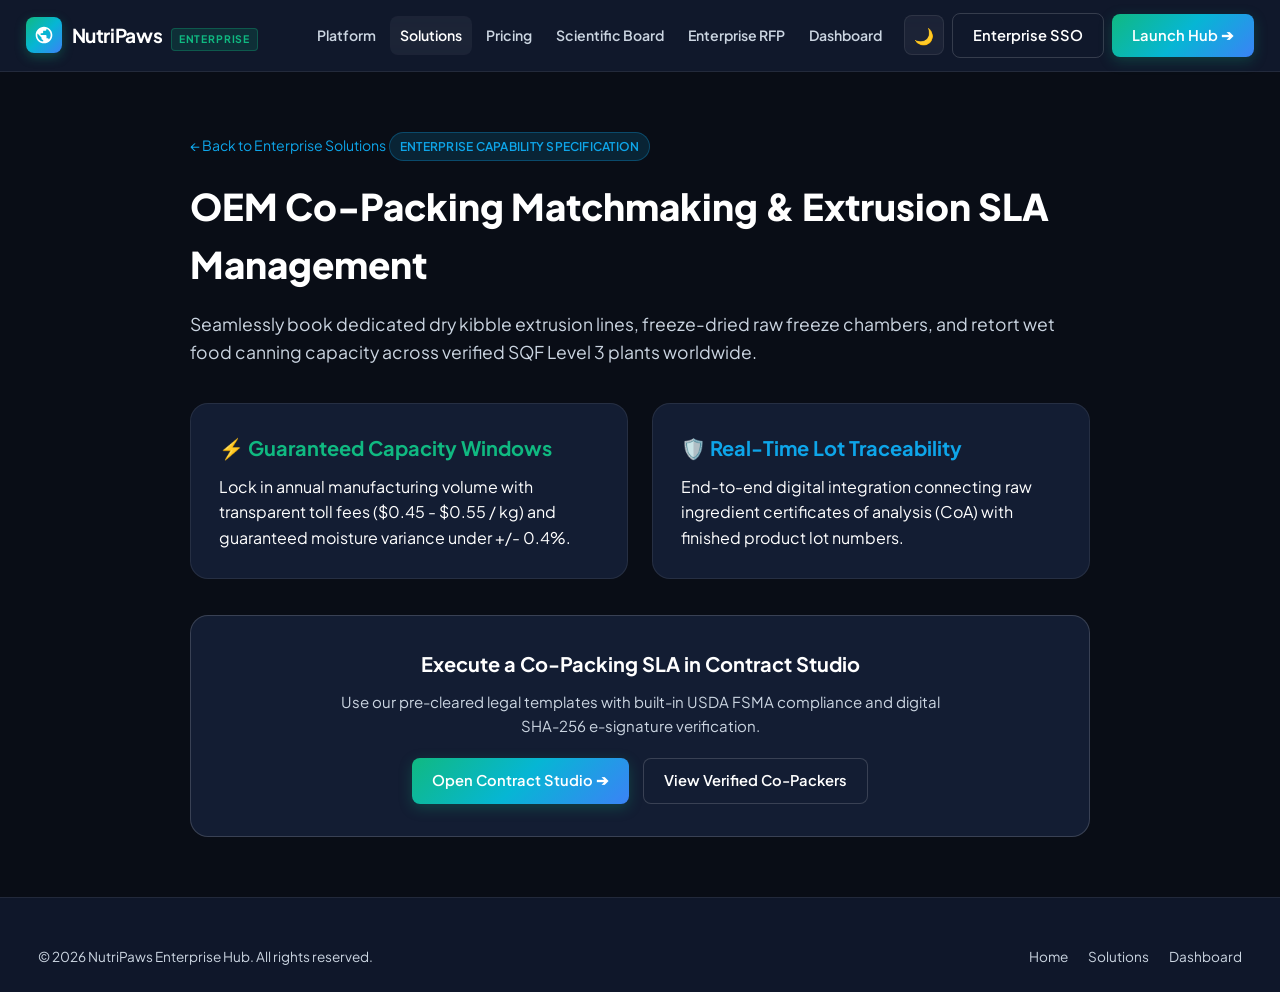
<file: service-details.html>
<!DOCTYPE html>
<html lang="en">

<head>
  <meta charset="UTF-8" />
  <meta name="viewport" content="width=device-width, initial-scale=1.0" />
  <title>Co-Packing & Extrusion Matchmaking SLA | NutriPaws Enterprise</title>
  <link rel="icon" href="favicon.svg" type="image/svg+xml" />
  <link rel="stylesheet" href="styles.css" />
</head>

<body>
  <!-- Header -->
  <header class="site-header">
    <div class="container nav">
      <a class="logo" href="index.html">
        <div class="logo-icon">
          <svg viewBox="0 0 24 24" fill="currentColor">
            <path d="M12 2C6.48 2 2 6.48 2 12s4.48 10 10 10 10-4.48 10-10S17.52 2 12 2zm-1 17.93c-3.95-.49-7-3.85-7-7.93 0-.62.08-1.21.21-1.79L9 15v1c0 1.1.9 2 2 2v1.93zm6.9-2.54c-.26-.81-1-1.39-1.9-1.39h-1v-3c0-.55-.45-1-1-1H8v-2h2c.55 0 1-.45 1-1V7h2c1.1 0 2-.9 2-2v-.41c2.93 1.19 5 4.06 5 7.41 0 2.08-.8 3.97-2.1 5.39z"/>
          </svg>
        </div>
        <span>NutriPaws <span class="logo-badge">ENTERPRISE</span></span>
      </a>

      <button class="site-menu-toggle" type="button" data-site-menu-toggle>
        ☰
      </button>

      <nav class="nav-links" id="site-menu">
        <a href="index.html">Platform</a>
        <a class="active" href="services.html">Solutions</a>
        <a href="pricing.html">Pricing</a>
        <a href="about.html">Scientific Board</a>
        <a href="contact.html">Enterprise RFP</a>
        <a href="dashboard.html">Dashboard</a>
        <div class="nav-actions">
          <button class="icon-btn" data-theme-toggle title="Dark/Light Mode">🌙</button>
          <a class="btn btn-outline" href="login.html">Enterprise SSO</a>
          <a class="btn btn-primary" href="dashboard.html">Launch Hub ➔</a>
        </div>
      </nav>
    </div>
  </header>

  <!-- Service Detail Main -->
  <main class="section" style="padding: 60px 0;">
    <div class="container" style="max-width: 900px; margin: 0 auto;">
      <a href="services.html" style="font-size: 0.88rem; color: var(--brand-primary); margin-bottom: 20px; display: inline-block;">← Back to Enterprise Solutions</a>
      <span class="badge badge-blue" style="margin-bottom: 12px;">Enterprise Capability Specification</span>
      <h1 style="font-size: 2.3rem; font-weight: 800; margin-bottom: 16px;">
        OEM Co-Packing Matchmaking & Extrusion SLA Management
      </h1>
      <p style="font-size: 1.1rem; color: var(--text-secondary); margin-bottom: 36px;">
        Seamlessly book dedicated dry kibble extrusion lines, freeze-dried raw freeze chambers, and retort wet food canning capacity across verified SQF Level 3 plants worldwide.
      </p>

      <div class="grid grid-2" style="gap: 24px; margin-bottom: 36px;">
        <div class="card">
          <h3 style="color: var(--brand-emerald); margin-bottom: 10px;">⚡ Guaranteed Capacity Windows</h3>
          <p>Lock in annual manufacturing volume with transparent toll fees ($0.45 - $0.55 / kg) and guaranteed moisture variance under +/- 0.4%.</p>
        </div>
        <div class="card">
          <h3 style="color: var(--brand-primary); margin-bottom: 10px;">🛡️ Real-Time Lot Traceability</h3>
          <p>End-to-end digital integration connecting raw ingredient certificates of analysis (CoA) with finished product lot numbers.</p>
        </div>
      </div>

      <div class="card" style="padding: 32px; background: var(--bg-card); border-color: var(--border-medium); text-align: center;">
        <h3 style="margin-bottom: 10px;">Execute a Co-Packing SLA in Contract Studio</h3>
        <p style="color: var(--text-secondary); font-size: 0.94rem; margin-bottom: 20px; max-width: 600px; margin-inline: auto;">
          Use our pre-cleared legal templates with built-in USDA FSMA compliance and digital SHA-256 e-signature verification.
        </p>
        <div style="display: flex; justify-content: center; gap: 14px;">
          <a class="btn btn-primary" href="dashboard.html#contracts">Open Contract Studio ➔</a>
          <a class="btn btn-secondary" href="dashboard.html#matchmaking">View Verified Co-Packers</a>
        </div>
      </div>
    </div>
  </main>

  <!-- Footer -->
  <footer style="background: var(--bg-secondary); border-top: 1px solid var(--border-subtle); padding: 48px 0 24px;">
    <div class="container" style="display: flex; justify-content: space-between; align-items: center; flex-wrap: wrap; gap: 16px; font-size: 0.85rem; color: var(--text-secondary);">
      <div>© 2026 NutriPaws Enterprise Hub. All rights reserved.</div>
      <div style="display: flex; gap: 20px;">
        <a href="index.html">Home</a>
        <a href="services.html">Solutions</a>
        <a href="dashboard.html">Dashboard</a>
      </div>
    </div>
  </footer>

  <div class="toast-container"></div>
  <script src="app.js"></script>
</body>

</html>
</file>
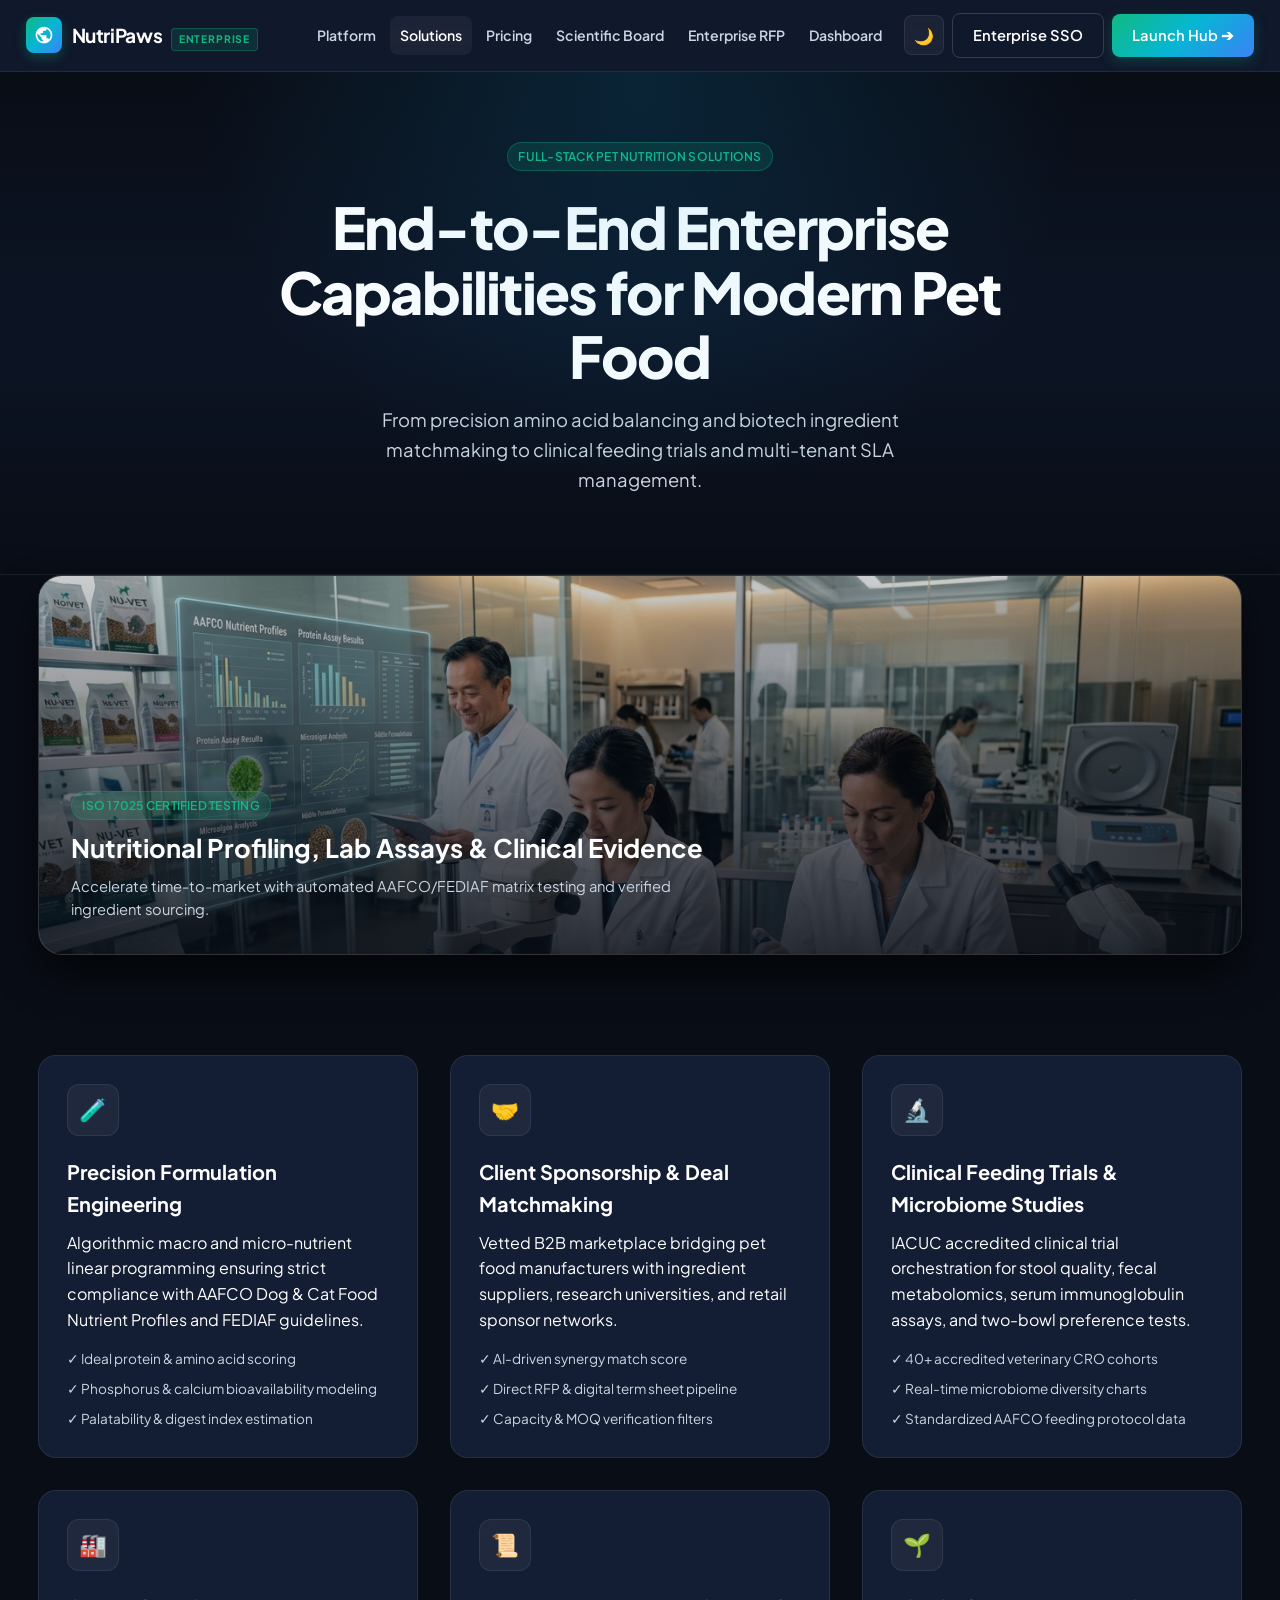
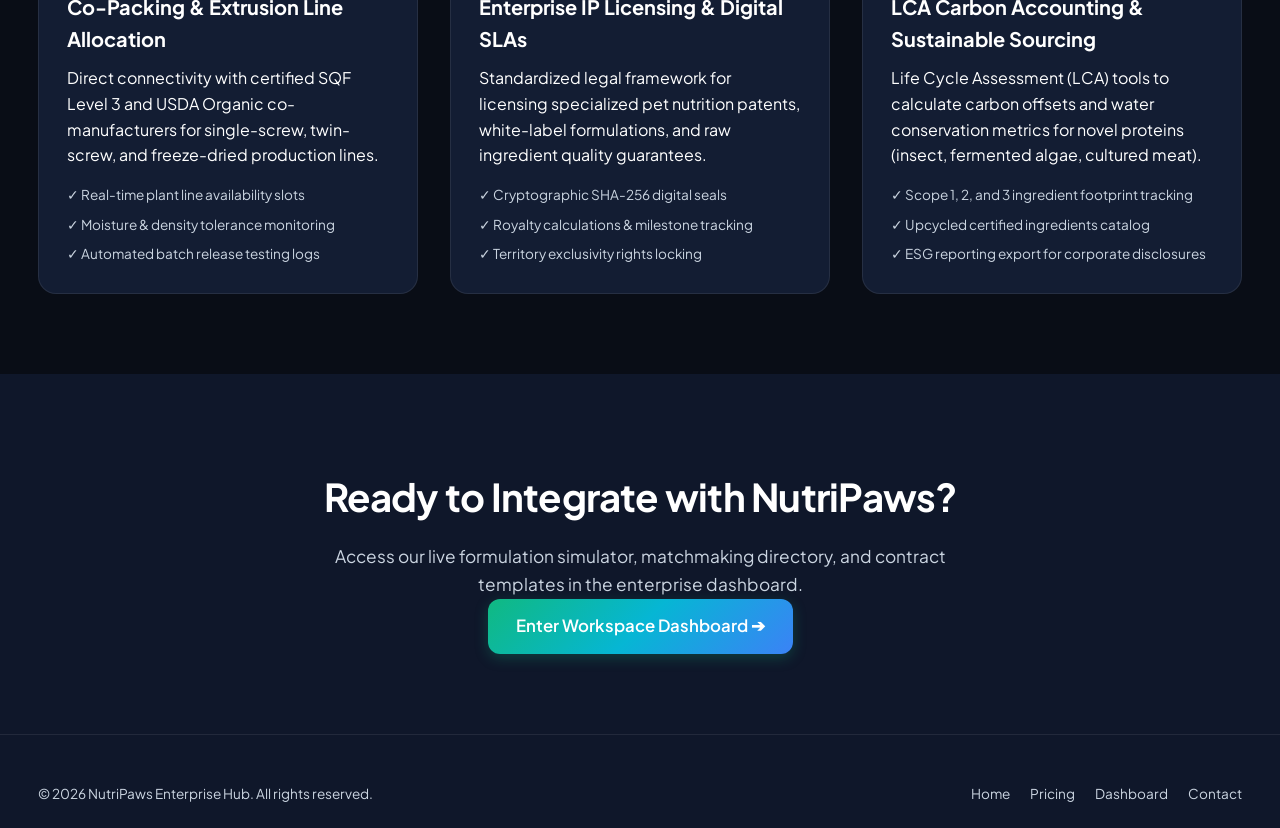
<file: services.html>
<!DOCTYPE html>
<html lang="en">

<head>
  <meta charset="UTF-8" />
  <meta name="viewport" content="width=device-width, initial-scale=1.0" />
  <title>Enterprise Solutions & Capabilities | NutriPaws Enterprise</title>
  <link rel="icon" href="favicon.svg" type="image/svg+xml" />
  <link rel="stylesheet" href="styles.css" />
</head>

<body>
  <!-- Header -->
  <header class="site-header">
    <div class="container nav">
      <a class="logo" href="index.html">
        <div class="logo-icon">
          <svg viewBox="0 0 24 24" fill="currentColor">
            <path d="M12 2C6.48 2 2 6.48 2 12s4.48 10 10 10 10-4.48 10-10S17.52 2 12 2zm-1 17.93c-3.95-.49-7-3.85-7-7.93 0-.62.08-1.21.21-1.79L9 15v1c0 1.1.9 2 2 2v1.93zm6.9-2.54c-.26-.81-1-1.39-1.9-1.39h-1v-3c0-.55-.45-1-1-1H8v-2h2c.55 0 1-.45 1-1V7h2c1.1 0 2-.9 2-2v-.41c2.93 1.19 5 4.06 5 7.41 0 2.08-.8 3.97-2.1 5.39z"/>
          </svg>
        </div>
        <span>NutriPaws <span class="logo-badge">ENTERPRISE</span></span>
      </a>

      <button class="site-menu-toggle" type="button" data-site-menu-toggle>
        ☰
      </button>

      <nav class="nav-links" id="site-menu">
        <a href="index.html">Platform</a>
        <a class="active" href="services.html">Solutions</a>
        <a href="pricing.html">Pricing</a>
        <a href="about.html">Scientific Board</a>
        <a href="contact.html">Enterprise RFP</a>
        <a href="dashboard.html">Dashboard</a>
        <div class="nav-actions">
          <button class="icon-btn" data-theme-toggle title="Dark/Light Mode">🌙</button>
          <a class="btn btn-outline" href="login.html">Enterprise SSO</a>
          <a class="btn btn-primary" href="dashboard.html">Launch Hub ➔</a>
        </div>
      </nav>
    </div>
  </header>

  <!-- Hero -->
  <section class="hero" style="padding: 70px 0 50px;">
    <div class="container" style="text-align: center; max-width: 800px; margin: 0 auto;">
      <span class="badge badge-emerald" style="margin-bottom: 12px;">Full-Stack Pet Nutrition Solutions</span>
      <h1 class="hero-title" style="margin: 12px 0 16px;">
        End-to-End Enterprise Capabilities for Modern Pet Food
      </h1>
      <p class="hero-description" style="margin: 0 auto 28px;">
        From precision amino acid balancing and biotech ingredient matchmaking to clinical feeding trials and multi-tenant SLA management.
      </p>
    </div>
  </section>

  <!-- Visual Feature Banner -->
  <div class="container" style="margin-bottom: 20px;">
    <div style="border-radius: var(--radius-xl); overflow: hidden; border: 1px solid var(--border-medium); max-height: 380px; position: relative; box-shadow: var(--shadow-lg);">
      <img src="assets/hero_lab.jpg" alt="Pet Food Lab Solutions" style="width: 100%; height: 380px; object-fit: cover; object-position: center 30%;" />
      <div style="position: absolute; inset: 0; background: linear-gradient(180deg, rgba(9, 13, 22, 0.2) 0%, rgba(9, 13, 22, 0.85) 100%); display: flex; flex-direction: column; justify-content: flex-end; padding: 32px;">
        <span class="badge badge-emerald" style="width: fit-content; margin-bottom: 8px;">ISO 17025 Certified Testing</span>
        <h2 style="font-size: 1.6rem; color: white; margin-bottom: 6px;">Nutritional Profiling, Lab Assays & Clinical Evidence</h2>
        <p style="color: #cbd5e1; font-size: 0.92rem; max-width: 600px;">Accelerate time-to-market with automated AAFCO/FEDIAF matrix testing and verified ingredient sourcing.</p>
      </div>
    </div>
  </div>

  <!-- Solutions Grid -->
  <section class="section">
    <div class="container">
      <div class="grid grid-3" style="gap: 32px;">
        <!-- Solution 1 -->
        <div class="card">
          <div class="card-icon">🧪</div>
          <h3>Precision Formulation Engineering</h3>
          <p>
            Algorithmic macro and micro-nutrient linear programming ensuring strict compliance with AAFCO Dog & Cat Food Nutrient Profiles and FEDIAF guidelines.
          </p>
          <ul style="list-style: none; margin-top: 16px; font-size: 0.85rem; color: var(--text-secondary); display: flex; flex-direction: column; gap: 8px;">
            <li>✓ Ideal protein & amino acid scoring</li>
            <li>✓ Phosphorus & calcium bioavailability modeling</li>
            <li>✓ Palatability & digest index estimation</li>
          </ul>
        </div>

        <!-- Solution 2 -->
        <div class="card">
          <div class="card-icon">🤝</div>
          <h3>Client Sponsorship & Deal Matchmaking</h3>
          <p>
            Vetted B2B marketplace bridging pet food manufacturers with ingredient suppliers, research universities, and retail sponsor networks.
          </p>
          <ul style="list-style: none; margin-top: 16px; font-size: 0.85rem; color: var(--text-secondary); display: flex; flex-direction: column; gap: 8px;">
            <li>✓ AI-driven synergy match score</li>
            <li>✓ Direct RFP & digital term sheet pipeline</li>
            <li>✓ Capacity & MOQ verification filters</li>
          </ul>
        </div>

        <!-- Solution 3 -->
        <div class="card">
          <div class="card-icon">🔬</div>
          <h3>Clinical Feeding Trials & Microbiome Studies</h3>
          <p>
            IACUC accredited clinical trial orchestration for stool quality, fecal metabolomics, serum immunoglobulin assays, and two-bowl preference tests.
          </p>
          <ul style="list-style: none; margin-top: 16px; font-size: 0.85rem; color: var(--text-secondary); display: flex; flex-direction: column; gap: 8px;">
            <li>✓ 40+ accredited veterinary CRO cohorts</li>
            <li>✓ Real-time microbiome diversity charts</li>
            <li>✓ Standardized AAFCO feeding protocol data</li>
          </ul>
        </div>

        <!-- Solution 4 -->
        <div class="card">
          <div class="card-icon">🏭</div>
          <h3>Co-Packing & Extrusion Line Allocation</h3>
          <p>
            Direct connectivity with certified SQF Level 3 and USDA Organic co-manufacturers for single-screw, twin-screw, and freeze-dried production lines.
          </p>
          <ul style="list-style: none; margin-top: 16px; font-size: 0.85rem; color: var(--text-secondary); display: flex; flex-direction: column; gap: 8px;">
            <li>✓ Real-time plant line availability slots</li>
            <li>✓ Moisture & density tolerance monitoring</li>
            <li>✓ Automated batch release testing logs</li>
          </ul>
        </div>

        <!-- Solution 5 -->
        <div class="card">
          <div class="card-icon">📜</div>
          <h3>Enterprise IP Licensing & Digital SLAs</h3>
          <p>
            Standardized legal framework for licensing specialized pet nutrition patents, white-label formulations, and raw ingredient quality guarantees.
          </p>
          <ul style="list-style: none; margin-top: 16px; font-size: 0.85rem; color: var(--text-secondary); display: flex; flex-direction: column; gap: 8px;">
            <li>✓ Cryptographic SHA-256 digital seals</li>
            <li>✓ Royalty calculations & milestone tracking</li>
            <li>✓ Territory exclusivity rights locking</li>
          </ul>
        </div>

        <!-- Solution 6 -->
        <div class="card">
          <div class="card-icon">🌱</div>
          <h3>LCA Carbon Accounting & Sustainable Sourcing</h3>
          <p>
            Life Cycle Assessment (LCA) tools to calculate carbon offsets and water conservation metrics for novel proteins (insect, fermented algae, cultured meat).
          </p>
          <ul style="list-style: none; margin-top: 16px; font-size: 0.85rem; color: var(--text-secondary); display: flex; flex-direction: column; gap: 8px;">
            <li>✓ Scope 1, 2, and 3 ingredient footprint tracking</li>
            <li>✓ Upcycled certified ingredients catalog</li>
            <li>✓ ESG reporting export for corporate disclosures</li>
          </ul>
        </div>
      </div>
    </div>
  </section>

  <!-- CTA -->
  <section class="section section-alt">
    <div class="container text-center" style="text-align: center; max-width: 700px; margin: 0 auto;">
      <h2 class="section-title">Ready to Integrate with NutriPaws?</h2>
      <p class="section-subtitle">Access our live formulation simulator, matchmaking directory, and contract templates in the enterprise dashboard.</p>
      <a class="btn btn-primary btn-lg" href="dashboard.html">Enter Workspace Dashboard ➔</a>
    </div>
  </section>

  <!-- Footer -->
  <footer style="background: var(--bg-secondary); border-top: 1px solid var(--border-subtle); padding: 48px 0 24px;">
    <div class="container" style="display: flex; justify-content: space-between; align-items: center; flex-wrap: wrap; gap: 16px; font-size: 0.85rem; color: var(--text-secondary);">
      <div>© 2026 NutriPaws Enterprise Hub. All rights reserved.</div>
      <div style="display: flex; gap: 20px;">
        <a href="index.html">Home</a>
        <a href="pricing.html">Pricing</a>
        <a href="dashboard.html">Dashboard</a>
        <a href="contact.html">Contact</a>
      </div>
    </div>
  </footer>

  <div class="toast-container"></div>
  <script src="app.js"></script>
</body>

</html>
</file>
<file: styles.css>
/* ==========================================================================
   NutriPaws Enterprise | Pet Food Nutrition Solutions & Enterprise Hub
   Ultra-Premium B2B Design System & Component Library
   ========================================================================== */

@import url('https://fonts.googleapis.com/css2?family=Plus+Jakarta+Sans:wght@300;400;500;600;700;800&family=JetBrains+Mono:wght@400;500;600&display=swap');

:root {
  /* Brand Palette */
  --brand-primary: #0ea5e9;
  --brand-primary-hover: #0284c7;
  --brand-emerald: #10b981;
  --brand-emerald-dark: #059669;
  --brand-emerald-glow: rgba(16, 185, 129, 0.25);
  --brand-cyan: #06b6d4;
  --brand-amber: #f59e0b;
  --brand-purple: #8b5cf6;
  --brand-rose: #f43f5e;
  
  /* Dark Enterprise Theme (Default) */
  --bg-primary: #090d16;
  --bg-secondary: #0f172a;
  --bg-card: #131d33;
  --bg-card-hover: #18243e;
  --bg-glass: rgba(19, 29, 51, 0.75);
  --bg-subtle: rgba(255, 255, 255, 0.05);
  --bg-input: #0b1325;
  
  /* Text & Accents */
  --text-primary: #ffffff;
  --text-secondary: #cbd5e1;
  --text-muted: #94a3b8;
  --text-inverse: #0f172a;
  
  /* Borders & Dividers */
  --border-subtle: rgba(255, 255, 255, 0.08);
  --border-medium: rgba(255, 255, 255, 0.16);
  --border-focus: #0ea5e9;
  
  /* Gradients */
  --gradient-brand: linear-gradient(135deg, #10b981 0%, #06b6d4 50%, #3b82f6 100%);
  --gradient-card: linear-gradient(180deg, rgba(255, 255, 255, 0.04) 0%, rgba(255, 255, 255, 0) 100%);
  --gradient-glow: radial-gradient(circle at 50% 0%, rgba(14, 165, 233, 0.15), transparent 70%);
  --gradient-hero: linear-gradient(180deg, #090d16 0%, #0c1424 50%, #090d16 100%);
  
  /* Shadows */
  --shadow-sm: 0 2px 4px rgba(0, 0, 0, 0.3);
  --shadow-md: 0 8px 24px rgba(0, 0, 0, 0.4);
  --shadow-lg: 0 20px 40px rgba(0, 0, 0, 0.6);
  --shadow-glow: 0 0 30px rgba(16, 185, 129, 0.18);
  
  /* Radii */
  --radius-xs: 4px;
  --radius-sm: 8px;
  --radius-md: 12px;
  --radius-lg: 18px;
  --radius-xl: 24px;
  --radius-full: 9999px;
  
  /* Layout */
  --sidebar-width: 280px;
  --header-height: 72px;
  --transition-fast: 0.15s ease;
  --transition-normal: 0.25s cubic-bezier(0.16, 1, 0.3, 1);
}

/* Light Theme Variables */
body.light-theme {
  --bg-primary: #f8fafc;
  --bg-secondary: #f1f5f9;
  --bg-card: #ffffff;
  --bg-card-hover: #f8fafc;
  --bg-glass: rgba(255, 255, 255, 0.92);
  --bg-subtle: rgba(15, 23, 42, 0.05);
  --bg-input: #f1f5f9;
  
  --text-primary: #0f172a;
  --text-secondary: #475569;
  --text-muted: #64748b;
  --text-inverse: #f8fafc;
  
  --border-subtle: rgba(15, 23, 42, 0.1);
  --border-medium: rgba(15, 23, 42, 0.18);
  
  --gradient-hero: linear-gradient(180deg, #ffffff 0%, #f1f5f9 50%, #e2e8f0 100%);
  --gradient-glow: radial-gradient(circle at 50% 0%, rgba(14, 165, 233, 0.12), transparent 70%);
  
  --shadow-sm: 0 2px 4px rgba(15, 23, 42, 0.05);
  --shadow-md: 0 10px 25px rgba(15, 23, 42, 0.08);
  --shadow-lg: 0 20px 40px rgba(15, 23, 42, 0.12);
  --shadow-glow: 0 0 30px rgba(16, 185, 129, 0.12);
}

/* CSS Reset & Base */
*, *::before, *::after {
  box-sizing: border-box;
  margin: 0;
  padding: 0;
}

html {
  scroll-behavior: smooth;
  font-size: 16px;
}

body {
  font-family: 'Plus Jakarta Sans', -apple-system, BlinkMacSystemFont, 'Segoe UI', Roboto, sans-serif;
  background-color: var(--bg-primary);
  color: var(--text-primary);
  line-height: 1.6;
  min-height: 100vh;
  overflow-x: hidden;
  transition: background-color var(--transition-normal), color var(--transition-normal);
}

code, pre, .font-mono {
  font-family: 'JetBrains Mono', monospace;
}

a {
  color: inherit;
  text-decoration: none;
  transition: color var(--transition-fast);
}

button, input, select, textarea {
  font-family: inherit;
  font-size: inherit;
}

img {
  max-width: 100%;
  height: auto;
  display: block;
}

/* Container */
.container {
  width: min(1280px, 94%);
  margin-inline: auto;
}

.container-lg {
  width: min(1440px, 96%);
  margin-inline: auto;
}

/* Header & Navigation */
.site-header {
  position: sticky;
  top: 0;
  z-index: 100;
  background: var(--bg-glass);
  backdrop-filter: blur(16px);
  -webkit-backdrop-filter: blur(16px);
  border-bottom: 1px solid var(--border-subtle);
  height: var(--header-height);
  display: flex;
  align-items: center;
}

.site-header .container {
  width: min(1440px, 96%);
  margin-inline: auto;
}

.nav {
  display: flex;
  align-items: center;
  justify-content: space-between;
  width: 100%;
  flex-wrap: nowrap;
  gap: 16px;
}

.logo {
  display: inline-flex;
  align-items: center;
  gap: 10px;
  font-weight: 700;
  font-size: 1.2rem;
  letter-spacing: -0.02em;
  color: var(--text-primary);
  white-space: nowrap;
  flex-shrink: 0;
}

.logo-badge {
  display: inline-flex;
  align-items: center;
  font-size: 0.65rem;
  text-transform: uppercase;
  letter-spacing: 0.08em;
  background: rgba(16, 185, 129, 0.15);
  color: var(--brand-emerald);
  border: 1px solid rgba(16, 185, 129, 0.3);
  padding: 2px 7px;
  border-radius: var(--radius-xs);
  font-weight: 700;
  margin-left: 6px;
  white-space: nowrap;
}

.logo-icon {
  width: 36px;
  height: 36px;
  background: var(--gradient-brand);
  border-radius: var(--radius-sm);
  display: grid;
  place-items: center;
  color: white;
  box-shadow: 0 4px 12px rgba(16, 185, 129, 0.3);
  flex-shrink: 0;
}

.logo-icon svg {
  width: 20px;
  height: 20px;
}

.nav-links {
  display: flex;
  align-items: center;
  gap: 4px;
  flex-wrap: nowrap;
  white-space: nowrap;
}

.nav-links a:not(.btn) {
  padding: 8px 10px;
  color: var(--text-secondary);
  font-weight: 600;
  font-size: 0.88rem;
  border-radius: var(--radius-sm);
  transition: all var(--transition-fast);
  white-space: nowrap !important;
  flex-shrink: 0;
  display: inline-flex;
  align-items: center;
  text-decoration: none;
}

.nav-links a:not(.btn):hover,
.nav-links a.active:not(.btn) {
  color: var(--text-primary);
  background: var(--bg-subtle);
}

.nav-actions {
  display: flex;
  align-items: center;
  gap: 8px;
  flex-wrap: nowrap;
  white-space: nowrap;
  flex-shrink: 0;
  margin-left: 8px;
}

.site-menu-toggle {
  display: none;
  background: none;
  border: 1px solid var(--border-subtle);
  color: var(--text-primary);
  padding: 8px 12px;
  border-radius: var(--radius-sm);
  cursor: pointer;
  font-size: 1.2rem;
  flex-shrink: 0;
}

/* Buttons */
.btn {
  display: inline-flex;
  align-items: center;
  justify-content: center;
  gap: 8px;
  padding: 10px 20px;
  border-radius: var(--radius-sm);
  font-weight: 600;
  font-size: 0.92rem;
  cursor: pointer;
  transition: all var(--transition-normal);
  border: 1px solid transparent;
  white-space: nowrap;
}

.btn-sm {
  padding: 6px 12px;
  font-size: 0.82rem;
  border-radius: var(--radius-xs);
}

.btn-lg {
  padding: 14px 28px;
  font-size: 1.05rem;
  border-radius: var(--radius-md);
}

.btn-primary {
  background: var(--gradient-brand);
  color: #ffffff;
  border: none;
  box-shadow: 0 4px 14px rgba(16, 185, 129, 0.25);
}

.btn-primary:hover {
  transform: translateY(-2px);
  box-shadow: 0 6px 20px rgba(16, 185, 129, 0.4);
  color: #ffffff;
}

.btn-secondary {
  background: var(--bg-card);
  color: var(--text-primary);
  border: 1px solid var(--border-medium);
}

.btn-secondary:hover {
  background: var(--bg-card-hover);
  border-color: var(--border-focus);
}

.btn-outline {
  background: transparent;
  color: var(--text-primary);
  border: 1px solid var(--border-medium);
}

.btn-outline:hover {
  background: var(--bg-subtle);
  border-color: var(--text-primary);
}

.btn-emerald {
  background: var(--brand-emerald);
  color: white;
}
.btn-emerald:hover {
  background: var(--brand-emerald-dark);
}

.btn-danger {
  background: rgba(244, 63, 94, 0.15);
  color: var(--brand-rose);
  border: 1px solid rgba(244, 63, 94, 0.3);
}

.btn-danger:hover {
  background: var(--brand-rose);
  color: white;
}

.icon-btn {
  width: 40px;
  height: 40px;
  padding: 0;
  border-radius: var(--radius-sm);
  display: inline-grid;
  place-items: center;
  background: var(--bg-subtle);
  border: 1px solid var(--border-subtle);
  color: var(--text-secondary);
  cursor: pointer;
  transition: all var(--transition-fast);
}

.icon-btn:hover {
  color: var(--text-primary);
  border-color: var(--border-medium);
  background: var(--bg-card-hover);
}

/* Badge System */
.badge {
  display: inline-flex;
  align-items: center;
  gap: 6px;
  padding: 4px 10px;
  border-radius: var(--radius-full);
  font-size: 0.75rem;
  font-weight: 600;
  letter-spacing: 0.02em;
  text-transform: uppercase;
}

.badge-emerald {
  background: rgba(16, 185, 129, 0.15);
  color: var(--brand-emerald);
  border: 1px solid rgba(16, 185, 129, 0.3);
}

.badge-blue {
  background: rgba(14, 165, 233, 0.15);
  color: var(--brand-primary);
  border: 1px solid rgba(14, 165, 233, 0.3);
}

.badge-amber {
  background: rgba(245, 158, 11, 0.15);
  color: var(--brand-amber);
  border: 1px solid rgba(245, 158, 11, 0.3);
}

.badge-purple {
  background: rgba(139, 92, 246, 0.15);
  color: var(--brand-purple);
  border: 1px solid rgba(139, 92, 246, 0.3);
}

.badge-rose {
  background: rgba(244, 63, 94, 0.15);
  color: var(--brand-rose);
  border: 1px solid rgba(244, 63, 94, 0.3);
}

/* Hero Section */
.hero {
  position: relative;
  padding: 90px 0 80px;
  background: var(--gradient-hero);
  border-bottom: 1px solid var(--border-subtle);
  overflow: hidden;
}

.hero::before {
  content: '';
  position: absolute;
  top: 0;
  left: 50%;
  transform: translateX(-50%);
  width: 1000px;
  height: 400px;
  background: var(--gradient-glow);
  pointer-events: none;
  z-index: 0;
}

.hero-grid {
  display: grid;
  grid-template-columns: 1.15fr 0.85fr;
  gap: 48px;
  align-items: center;
  position: relative;
  z-index: 1;
}

.hero-title {
  font-size: clamp(2.4rem, 4.5vw, 3.8rem);
  font-weight: 800;
  line-height: 1.12;
  letter-spacing: -0.03em;
  margin: 16px 0 20px;
  color: var(--text-primary);
}

.hero-title .text-gradient {
  background: var(--gradient-brand);
  -webkit-background-clip: text;
  -webkit-text-fill-color: transparent;
  display: inline;
}

.hero-description {
  font-size: 1.15rem;
  color: var(--text-secondary);
  line-height: 1.65;
  margin-bottom: 32px;
  max-width: 620px;
}

.hero-actions {
  display: flex;
  flex-wrap: wrap;
  gap: 14px;
  margin-bottom: 36px;
}

.hero-stats-strip {
  display: grid;
  grid-template-columns: repeat(3, 1fr);
  gap: 20px;
  padding-top: 24px;
  border-top: 1px solid var(--border-subtle);
}

.stat-item-num {
  font-size: 1.8rem;
  font-weight: 800;
  color: var(--text-primary);
  font-family: 'JetBrains Mono', monospace;
}

.stat-item-label {
  font-size: 0.82rem;
  color: var(--text-secondary);
}

/* Glass Interactive Widget */
.hero-widget-card {
  background: var(--bg-card);
  border: 1px solid var(--border-medium);
  border-radius: var(--radius-xl);
  padding: 28px;
  box-shadow: var(--shadow-lg), var(--shadow-glow);
  position: relative;
  backdrop-filter: blur(12px);
  color: var(--text-primary);
}

.widget-header {
  display: flex;
  justify-content: space-between;
  align-items: center;
  padding-bottom: 16px;
  border-bottom: 1px solid var(--border-subtle);
  margin-bottom: 20px;
}

.widget-live-tag {
  display: flex;
  align-items: center;
  gap: 6px;
  font-size: 0.78rem;
  color: var(--brand-emerald);
  font-weight: 600;
}

.pulse-dot {
  width: 8px;
  height: 8px;
  border-radius: 50%;
  background: var(--brand-emerald);
  box-shadow: 0 0 10px var(--brand-emerald);
  animation: pulse 2s infinite;
}

@keyframes pulse {
  0% { transform: scale(0.95); box-shadow: 0 0 0 0 rgba(16, 185, 129, 0.7); }
  70% { transform: scale(1); box-shadow: 0 0 0 8px rgba(16, 185, 129, 0); }
  100% { transform: scale(0.95); box-shadow: 0 0 0 0 rgba(16, 185, 129, 0); }
}

/* Cards & Section Styling */
.section {
  padding: 80px 0;
  position: relative;
}

.section-alt {
  background: var(--bg-secondary);
}

.section-header {
  text-align: center;
  max-width: 760px;
  margin: 0 auto 56px;
}

.section-title {
  font-size: clamp(2rem, 3vw, 2.8rem);
  font-weight: 700;
  letter-spacing: -0.02em;
  margin-top: 12px;
  margin-bottom: 16px;
}

.section-subtitle {
  font-size: 1.08rem;
  color: var(--text-secondary);
}

.grid {
  display: grid;
  gap: 24px;
}

.grid-2 { grid-template-columns: repeat(2, 1fr); }
.grid-3 { grid-template-columns: repeat(3, 1fr); }
.grid-4 { grid-template-columns: repeat(4, 1fr); }

.card {
  background: var(--bg-card);
  border: 1px solid var(--border-subtle);
  border-radius: var(--radius-lg);
  padding: 28px;
  transition: all var(--transition-normal);
  position: relative;
  overflow: hidden;
}

.card:hover {
  border-color: var(--border-medium);
  transform: translateY(-4px);
  box-shadow: var(--shadow-md);
}

.card-icon {
  width: 52px;
  height: 52px;
  border-radius: var(--radius-md);
  background: var(--bg-subtle);
  border: 1px solid var(--border-subtle);
  display: grid;
  place-items: center;
  color: var(--brand-emerald);
  margin-bottom: 20px;
  font-size: 1.4rem;
}

.card h3 {
  font-size: 1.25rem;
  margin-bottom: 10px;
  font-weight: 700;
}

/* CTA Card Banner */
.cta-card {
  background: var(--bg-card);
  border: 1px solid var(--border-medium);
  border-radius: var(--radius-xl);
  text-align: center;
  padding: 60px 32px;
  position: relative;
  overflow: hidden;
  box-shadow: var(--shadow-md);
  color: var(--text-primary);
}

.cta-card h2 {
  font-size: clamp(2rem, 3.5vw, 2.8rem);
  font-weight: 800;
  margin-bottom: 16px;
  color: var(--text-primary);
}

.cta-card p {
  color: var(--text-secondary);
  max-width: 680px;
  margin: 0 auto 32px;
  font-size: 1.1rem;
}

/* Trust / Accreditation Strip */
.trust-strip {
  padding: 32px 0;
  border-bottom: 1px solid var(--border-subtle);
  background: var(--bg-secondary);
}

.trust-flex {
  display: flex;
  align-items: center;
  justify-content: space-between;
  flex-wrap: wrap;
  gap: 24px;
}

.trust-title {
  font-size: 0.82rem;
  text-transform: uppercase;
  letter-spacing: 0.08em;
  color: var(--text-muted);
  font-weight: 700;
}

.trust-badges {
  display: flex;
  align-items: center;
  gap: 24px;
  flex-wrap: wrap;
}

.trust-item {
  display: flex;
  align-items: center;
  gap: 8px;
  font-size: 0.88rem;
  font-weight: 600;
  color: var(--text-secondary);
  background: var(--bg-subtle);
  padding: 6px 14px;
  border-radius: var(--radius-sm);
  border: 1px solid var(--border-subtle);
}

/* Interactive Matchmaking Directory Card */
.match-card {
  background: var(--bg-card);
  border: 1px solid var(--border-subtle);
  border-radius: var(--radius-md);
  padding: 20px;
  display: flex;
  flex-direction: column;
  gap: 16px;
  position: relative;
  transition: all var(--transition-normal);
  min-width: 0;
}

.match-card:hover {
  border-color: var(--brand-primary);
  box-shadow: 0 8px 24px rgba(14, 165, 233, 0.15);
}

.match-score-badge {
  background: rgba(16, 185, 129, 0.15);
  border: 1px solid rgba(16, 185, 129, 0.3);
  color: var(--brand-emerald);
  padding: 4px 10px;
  border-radius: var(--radius-full);
  font-family: 'JetBrains Mono', monospace;
  font-weight: 700;
  font-size: 0.78rem;
  white-space: nowrap;
  flex-shrink: 0;
}

.match-card-header {
  display: flex;
  gap: 12px;
  align-items: flex-start;
  justify-content: space-between;
  flex-wrap: wrap;
  min-width: 0;
}

.match-header-left {
  display: flex;
  gap: 12px;
  align-items: center;
  min-width: 0;
  flex: 1 1 200px;
}

.match-avatar {
  width: 44px;
  height: 44px;
  border-radius: var(--radius-sm);
  background: var(--bg-subtle);
  border: 1px solid var(--border-subtle);
  display: grid;
  place-items: center;
  font-size: 1.4rem;
  flex-shrink: 0;
}

.match-company {
  font-size: 1.02rem;
  font-weight: 700;
  word-break: break-word;
}

.match-meta {
  font-size: 0.8rem;
  color: var(--text-muted);
  word-break: break-word;
}

.match-tags {
  display: flex;
  flex-wrap: wrap;
  gap: 6px;
}

.tag {
  background: var(--bg-subtle);
  border: 1px solid var(--border-subtle);
  padding: 3px 8px;
  border-radius: var(--radius-xs);
  font-size: 0.75rem;
  color: var(--text-secondary);
}

/* ==========================================================================
   Dashboard Web App Core Styling
   ========================================================================== */

.dashboard-app {
  display: flex;
  min-height: 100vh;
  background: var(--bg-primary);
}

/* Sidebar */
.app-sidebar {
  width: var(--sidebar-width);
  background: var(--bg-secondary);
  border-right: 1px solid var(--border-subtle);
  display: flex;
  flex-direction: column;
  position: sticky;
  top: 0;
  height: 100vh;
  z-index: 90;
  transition: transform var(--transition-normal);
}

.sidebar-header {
  padding: 20px 24px;
  border-bottom: 1px solid var(--border-subtle);
}

.sidebar-nav-container {
  flex: 1;
  overflow-y: auto;
  padding: 20px 16px;
  display: flex;
  flex-direction: column;
  gap: 24px;
}

.nav-group-title {
  font-size: 0.72rem;
  text-transform: uppercase;
  letter-spacing: 0.08em;
  color: var(--text-muted);
  font-weight: 700;
  padding: 0 12px 8px;
}

.sidebar-nav-list {
  list-style: none;
  display: flex;
  flex-direction: column;
  gap: 4px;
}

.sidebar-link {
  display: flex;
  align-items: center;
  gap: 12px;
  padding: 10px 14px;
  border-radius: var(--radius-sm);
  color: var(--text-secondary);
  font-weight: 500;
  font-size: 0.92rem;
  cursor: pointer;
  border: 1px solid transparent;
  transition: all var(--transition-fast);
}

.sidebar-link:hover {
  color: var(--text-primary);
  background: var(--bg-subtle);
}

.sidebar-link.active {
  background: rgba(14, 165, 233, 0.12);
  color: var(--brand-primary);
  border-color: rgba(14, 165, 233, 0.25);
  font-weight: 600;
}

.sidebar-link svg {
  width: 18px;
  height: 18px;
  flex-shrink: 0;
}

.sidebar-link .badge-count {
  margin-left: auto;
  font-size: 0.72rem;
  background: rgba(16, 185, 129, 0.2);
  color: var(--brand-emerald);
  padding: 2px 7px;
  border-radius: var(--radius-full);
  font-weight: 700;
}

/* User Profile & Role Switcher in Sidebar */
.sidebar-user-card {
  padding: 16px;
  background: var(--bg-card);
  border-top: 1px solid var(--border-subtle);
  display: flex;
  flex-direction: column;
  gap: 12px;
}

.user-info {
  display: flex;
  align-items: center;
  gap: 10px;
}

.user-avatar {
  width: 36px;
  height: 36px;
  border-radius: 50%;
  background: var(--gradient-brand);
  color: white;
  display: grid;
  place-items: center;
  font-weight: 700;
  font-size: 0.88rem;
}

.user-details {
  flex: 1;
  min-width: 0;
}

.user-name {
  font-size: 0.88rem;
  font-weight: 600;
  white-space: nowrap;
  overflow: hidden;
  text-overflow: ellipsis;
}

.user-role {
  font-size: 0.75rem;
  color: var(--brand-emerald);
}

.role-switcher-select {
  width: 100%;
  background: var(--bg-input);
  border: 1px solid var(--border-subtle);
  color: var(--text-primary);
  padding: 6px 10px;
  border-radius: var(--radius-xs);
  font-size: 0.78rem;
  outline: none;
  cursor: pointer;
}

/* Main Dashboard Content */
.app-main {
  flex: 1;
  display: flex;
  flex-direction: column;
  min-width: 0;
  background: var(--bg-primary);
}

.app-topbar {
  min-height: var(--header-height);
  height: auto;
  border-bottom: 1px solid var(--border-subtle);
  padding: 10px 24px;
  display: flex;
  align-items: center;
  justify-content: space-between;
  background: var(--bg-glass);
  backdrop-filter: blur(12px);
  -webkit-backdrop-filter: blur(12px);
  position: sticky;
  top: 0;
  z-index: 80;
  gap: 12px;
  flex-wrap: wrap;
}

.topbar-left {
  display: flex;
  align-items: center;
  gap: 12px;
  min-width: 0;
  flex: 1 1 auto;
}

.topbar-title-area {
  min-width: 0;
}

.topbar-title-area h1 {
  font-size: 1.25rem;
  font-weight: 700;
  white-space: nowrap;
  overflow: hidden;
  text-overflow: ellipsis;
}

.topbar-title-area p {
  font-size: 0.8rem;
  color: var(--text-muted);
  white-space: nowrap;
  overflow: hidden;
  text-overflow: ellipsis;
}

.topbar-actions {
  display: flex;
  align-items: center;
  gap: 8px;
  flex-shrink: 0;
  flex-wrap: wrap;
}

.topbar-engine-badge {
  background: rgba(16, 185, 129, 0.12);
  border: 1px solid rgba(16, 185, 129, 0.25);
  padding: 5px 10px;
  border-radius: var(--radius-full);
  font-size: 0.78rem;
  color: var(--brand-emerald);
  font-weight: 600;
  display: flex;
  align-items: center;
  gap: 6px;
  white-space: nowrap;
  flex-shrink: 0;
}

.app-content {
  flex: 1;
  padding: 32px;
  overflow-y: auto;
}

/* Tab Panels */
.tab-panel {
  display: none;
  animation: fadeIn 0.3s ease;
}

.tab-panel.active {
  display: block;
}

@keyframes fadeIn {
  from { opacity: 0; transform: translateY(6px); }
  to { opacity: 1; transform: translateY(0); }
}

/* Dashboard Metric Cards */
.metrics-grid {
  display: grid;
  grid-template-columns: repeat(4, 1fr);
  gap: 20px;
  margin-bottom: 28px;
}

.metric-card {
  background: var(--bg-card);
  border: 1px solid var(--border-subtle);
  border-radius: var(--radius-md);
  padding: 22px;
  position: relative;
  overflow: hidden;
  transition: all var(--transition-normal);
}

.metric-card:hover {
  border-color: var(--border-medium);
  box-shadow: var(--shadow-sm);
}

.metric-top {
  display: flex;
  justify-content: space-between;
  align-items: center;
  margin-bottom: 12px;
}

.metric-label {
  font-size: 0.82rem;
  color: var(--text-secondary);
  font-weight: 500;
}

.metric-icon-box {
  width: 36px;
  height: 36px;
  border-radius: var(--radius-sm);
  display: grid;
  place-items: center;
}

.metric-value {
  font-size: 1.85rem;
  font-weight: 800;
  font-family: 'JetBrains Mono', monospace;
  color: var(--text-primary);
  margin-bottom: 6px;
}

.metric-change {
  display: flex;
  align-items: center;
  gap: 4px;
  font-size: 0.78rem;
  font-weight: 600;
}

.trend-up { color: var(--brand-emerald); }
.trend-down { color: var(--brand-rose); }

/* Interactive Form & Filter Elements */
.filter-bar {
  background: var(--bg-card);
  border: 1px solid var(--border-subtle);
  border-radius: var(--radius-md);
  padding: 16px 20px;
  display: flex;
  flex-wrap: wrap;
  align-items: center;
  justify-content: space-between;
  gap: 16px;
  margin-bottom: 24px;
}

.filter-group {
  display: flex;
  align-items: center;
  gap: 12px;
  flex-wrap: wrap;
}

.input-search {
  background: var(--bg-input);
  border: 1px solid var(--border-subtle);
  border-radius: var(--radius-sm);
  padding: 8px 14px;
  color: var(--text-primary);
  font-size: 0.88rem;
  min-width: 260px;
  outline: none;
}

.input-search:focus {
  border-color: var(--brand-primary);
}

.select-custom {
  background: var(--bg-input);
  border: 1px solid var(--border-subtle);
  border-radius: var(--radius-sm);
  padding: 8px 14px;
  color: var(--text-primary);
  font-size: 0.88rem;
  outline: none;
  cursor: pointer;
}

.select-custom:focus {
  border-color: var(--brand-primary);
}

/* Kanban Deal Flow Pipeline */
.kanban-board {
  display: grid;
  grid-template-columns: repeat(4, 1fr);
  gap: 20px;
  margin-top: 24px;
}

.kanban-column {
  background: var(--bg-secondary);
  border: 1px solid var(--border-subtle);
  border-radius: var(--radius-md);
  padding: 18px;
  display: flex;
  flex-direction: column;
  gap: 14px;
  min-height: 480px;
}

.kanban-col-header {
  display: flex;
  justify-content: space-between;
  align-items: center;
  padding-bottom: 10px;
  border-bottom: 1px solid var(--border-subtle);
}

.kanban-col-title {
  font-size: 0.88rem;
  font-weight: 700;
  display: flex;
  align-items: center;
  gap: 8px;
}

.kanban-col-count {
  font-size: 0.72rem;
  background: var(--bg-subtle);
  padding: 2px 8px;
  border-radius: var(--radius-full);
  color: var(--text-muted);
}

.kanban-card {
  background: var(--bg-card);
  border: 1px solid var(--border-subtle);
  border-radius: var(--radius-sm);
  padding: 16px;
  cursor: grab;
  transition: all var(--transition-fast);
  display: flex;
  flex-direction: column;
  gap: 10px;
}

.kanban-card:hover {
  border-color: var(--brand-primary);
  transform: translateY(-2px);
  box-shadow: var(--shadow-sm);
}

.kanban-card-title {
  font-size: 0.94rem;
  font-weight: 600;
}

.kanban-card-deal {
  font-family: 'JetBrains Mono', monospace;
  font-size: 0.85rem;
  color: var(--brand-emerald);
  font-weight: 600;
}

/* Interactive Nutrition Matrix & Formula Simulator */
.sim-panel {
  background: var(--bg-card);
  border: 1px solid var(--border-subtle);
  border-radius: var(--radius-lg);
  padding: 28px;
  margin-bottom: 32px;
}

.range-slider-group {
  margin-bottom: 20px;
}

.range-header {
  display: flex;
  justify-content: space-between;
  align-items: center;
  margin-bottom: 8px;
  font-size: 0.88rem;
}

.range-input {
  width: 100%;
  height: 6px;
  border-radius: var(--radius-full);
  background: var(--bg-input);
  outline: none;
  accent-color: var(--brand-emerald);
  cursor: pointer;
}

/* Compliance Bars & Radar Visualizer */
.compliance-meter {
  height: 8px;
  border-radius: var(--radius-full);
  background: var(--bg-subtle);
  overflow: hidden;
  margin-top: 6px;
}

.meter-fill {
  height: 100%;
  border-radius: var(--radius-full);
  background: var(--gradient-brand);
  transition: width 0.5s cubic-bezier(0.16, 1, 0.3, 1);
}

/* Contract Studio & Document Viewer */
.contract-viewer {
  background: var(--bg-secondary);
  border: 1px solid var(--border-subtle);
  border-radius: var(--radius-lg);
  display: grid;
  grid-template-columns: 340px 1fr;
  min-height: 620px;
  overflow: hidden;
}

.contract-sidebar {
  background: var(--bg-card);
  border-right: 1px solid var(--border-subtle);
  padding: 24px;
  display: flex;
  flex-direction: column;
  gap: 18px;
}

.contract-doc {
  padding: 40px;
  overflow-y: auto;
  max-height: 720px;
  background: #0d1322;
  color: #e2e8f0;
  font-family: 'Plus Jakarta Sans', serif;
  line-height: 1.8;
}

.doc-header {
  border-bottom: 2px solid var(--border-medium);
  padding-bottom: 24px;
  margin-bottom: 28px;
}

.doc-title {
  font-size: 1.6rem;
  font-weight: 800;
  color: #ffffff;
  margin-bottom: 8px;
}

.doc-clause {
  margin-bottom: 24px;
}

.doc-clause h4 {
  color: var(--brand-primary);
  font-size: 1rem;
  margin-bottom: 8px;
  text-transform: uppercase;
  letter-spacing: 0.04em;
}

.doc-signature-block {
  margin-top: 40px;
  padding-top: 24px;
  border-top: 1px dashed var(--border-medium);
  display: grid;
  grid-template-columns: 1fr 1fr;
  gap: 32px;
}

.sig-box {
  border: 1px solid var(--border-medium);
  border-radius: var(--radius-sm);
  padding: 16px;
  background: var(--bg-subtle);
}

.sig-status {
  font-family: 'JetBrains Mono', monospace;
  font-size: 0.78rem;
  color: var(--brand-emerald);
}

/* Team Seats & RBAC Tables */
.seat-quota-bar {
  background: var(--bg-card);
  border: 1px solid var(--border-subtle);
  border-radius: var(--radius-md);
  padding: 20px;
  margin-bottom: 28px;
}

.table-responsive {
  width: 100%;
  overflow-x: auto;
  border: 1px solid var(--border-subtle);
  border-radius: var(--radius-md);
  background: var(--bg-card);
}

.enterprise-table {
  width: 100%;
  border-collapse: collapse;
  text-align: left;
  font-size: 0.88rem;
}

.enterprise-table th {
  background: var(--bg-subtle);
  padding: 14px 18px;
  font-weight: 600;
  color: var(--text-secondary);
  border-bottom: 1px solid var(--border-subtle);
  text-transform: uppercase;
  font-size: 0.72rem;
  letter-spacing: 0.06em;
}

.enterprise-table td {
  padding: 16px 18px;
  border-bottom: 1px solid var(--border-subtle);
  color: var(--text-primary);
}

.enterprise-table tr:last-child td {
  border-bottom: none;
}

.enterprise-table tr:hover td {
  background: var(--bg-subtle);
}

/* Modals */
.modal-backdrop {
  position: fixed;
  inset: 0;
  background: rgba(4, 7, 14, 0.82);
  backdrop-filter: blur(8px);
  z-index: 200;
  display: none;
  place-items: center;
  padding: 20px;
}

.modal-backdrop.open {
  display: grid;
}

.modal-dialog {
  background: var(--bg-card);
  border: 1px solid var(--border-medium);
  border-radius: var(--radius-xl);
  width: min(680px, 100%);
  max-height: 90vh;
  overflow-y: auto;
  box-shadow: var(--shadow-lg);
  animation: modalScale 0.25s cubic-bezier(0.16, 1, 0.3, 1);
}

@keyframes modalScale {
  from { opacity: 0; transform: scale(0.95); }
  to { opacity: 1; transform: scale(1); }
}

.modal-header {
  padding: 24px;
  border-bottom: 1px solid var(--border-subtle);
  display: flex;
  justify-content: space-between;
  align-items: center;
}

.modal-title {
  font-size: 1.25rem;
  font-weight: 700;
}

.modal-body {
  padding: 24px;
  display: flex;
  flex-direction: column;
  gap: 18px;
}

.modal-footer {
  padding: 20px 24px;
  border-top: 1px solid var(--border-subtle);
  display: flex;
  justify-content: flex-end;
  gap: 12px;
  background: var(--bg-subtle);
}

.form-group {
  display: flex;
  flex-direction: column;
  gap: 8px;
}

.form-label {
  font-size: 0.84rem;
  font-weight: 600;
  color: var(--text-secondary);
}

.form-control {
  background: var(--bg-input);
  border: 1px solid var(--border-subtle);
  border-radius: var(--radius-sm);
  padding: 10px 14px;
  color: var(--text-primary);
  font-size: 0.92rem;
  outline: none;
  transition: border-color var(--transition-fast);
}

.form-control:focus {
  border-color: var(--brand-primary);
}

/* Toast Notifications */
.toast-container {
  position: fixed;
  bottom: 24px;
  right: 24px;
  z-index: 300;
  display: flex;
  flex-direction: column;
  gap: 10px;
  pointer-events: none;
}

.toast {
  pointer-events: auto;
  background: var(--bg-card);
  border: 1px solid var(--border-medium);
  border-radius: var(--radius-sm);
  padding: 14px 18px;
  box-shadow: var(--shadow-md);
  display: flex;
  align-items: center;
  gap: 12px;
  font-size: 0.88rem;
  color: var(--text-primary);
  animation: slideInRight 0.3s ease;
  min-width: 280px;
}

@keyframes slideInRight {
  from { opacity: 0; transform: translateX(40px); }
  to { opacity: 1; transform: translateX(0); }
}

/* Pricing Tier Cards Alignment */
.pricing-grid {
  display: grid;
  grid-template-columns: repeat(3, 1fr);
  gap: 24px;
  align-items: stretch;
}

.pricing-card {
  display: flex !important;
  flex-direction: column !important;
  height: 100% !important;
}

.pricing-card > ul {
  flex-grow: 1;
  margin-bottom: 24px;
}

.pricing-card > .btn,
.pricing-action-btn {
  margin-top: auto !important;
}

.pricing-calc-card {
  max-width: 900px;
  margin: 0 auto 60px;
  padding: 36px;
  background: var(--bg-card);
  border-color: var(--border-medium);
}

/* Enterprise RFP Form */
.rfp-card {
  max-width: 800px;
  margin: 0 auto;
  padding: 36px;
  border-color: var(--border-medium);
}

.rfp-submit-btn,
.calc-quote-btn {
  white-space: normal !important;
  line-height: 1.35 !important;
  text-align: center !important;
  word-break: break-word !important;
}

/* Social Authentication */
.auth-divider {
  display: flex;
  align-items: center;
  text-align: center;
  margin: 22px 0;
  color: var(--text-muted);
  font-size: 0.74rem;
  letter-spacing: 0.08em;
  font-weight: 700;
  text-transform: uppercase;
}

.auth-divider::before,
.auth-divider::after {
  content: '';
  flex: 1;
  border-bottom: 1px solid var(--border-subtle);
}

.auth-divider span {
  padding: 0 12px;
}

.social-auth-grid {
  display: grid;
  grid-template-columns: repeat(2, 1fr);
  gap: 10px;
  margin-bottom: 22px;
}

.social-auth-btn {
  display: inline-flex;
  align-items: center;
  justify-content: center;
  gap: 8px;
  padding: 10px 12px;
  background: var(--bg-subtle);
  border: 1px solid var(--border-medium);
  border-radius: var(--radius-sm);
  color: var(--text-primary);
  font-size: 0.84rem;
  font-weight: 600;
  cursor: pointer;
  transition: all var(--transition-fast);
  white-space: nowrap;
}

.social-auth-btn:hover {
  background: var(--bg-card-hover);
  border-color: var(--border-focus);
  transform: translateY(-1px);
}

.social-auth-btn svg {
  width: 18px;
  height: 18px;
  flex-shrink: 0;
}

.auth-footer-social {
  display: flex;
  justify-content: center;
  align-items: center;
  gap: 14px;
  margin-top: 24px;
}

.auth-footer-social a {
  display: grid;
  place-items: center;
  width: 36px;
  height: 36px;
  border-radius: var(--radius-full);
  background: var(--bg-subtle);
  border: 1px solid var(--border-subtle);
  color: var(--text-muted);
  transition: all var(--transition-fast);
}

.auth-footer-social a:hover {
  color: var(--text-primary);
  border-color: var(--border-medium);
  background: var(--bg-card-hover);
}

.auth-footer-social a svg {
  width: 17px;
  height: 17px;
}

/* Responsive Rules */
@media (max-width: 1180px) {
  .nav-links {
    display: none;
  }
  .site-menu-toggle {
    display: block;
  }
}

@media (max-width: 1024px) {
  .hero-grid {
    grid-template-columns: 1fr;
  }
  .metrics-grid {
    grid-template-columns: repeat(2, 1fr);
  }
  .kanban-board {
    grid-template-columns: repeat(2, 1fr);
  }
  .grid-4 {
    grid-template-columns: repeat(2, 1fr);
  }
  .contract-viewer {
    grid-template-columns: 1fr;
  }
  .pricing-grid {
    grid-template-columns: repeat(3, 1fr);
    align-items: stretch;
    gap: 16px;
  }
  .pricing-card {
    display: flex !important;
    flex-direction: column !important;
    height: 100% !important;
  }
  .pricing-card > .btn,
  .pricing-action-btn {
    margin-top: auto !important;
  }
}

@media (max-width: 768px) {
  .grid-4 {
    grid-template-columns: 1fr !important;
  }
  .site-footer .grid-4 {
    grid-template-columns: 1fr !important;
    gap: 28px !important;
  }
  .pricing-grid {
    grid-template-columns: 1fr;
  }
  .metrics-grid {
    grid-template-columns: 1fr;
  }
  .kanban-board {
    grid-template-columns: 1fr;
  }
  .grid-3, .grid-2 {
    grid-template-columns: 1fr;
  }
  .app-sidebar {
    position: fixed;
    transform: translateX(-100%);
  }
  .app-sidebar.open {
    transform: translateX(0);
  }
  .app-content {
    padding: 16px;
    min-width: 0;
  }
  .app-topbar {
    padding: 8px 14px;
    gap: 8px;
  }
  .topbar-title-area h1 {
    font-size: 1.08rem;
  }
  .topbar-title-area p {
    display: none;
  }
  .filter-bar {
    padding: 12px;
  }
  .filter-group {
    flex-direction: column;
    align-items: stretch;
    width: 100%;
    gap: 8px;
  }
  .input-search,
  .select-custom {
    width: 100%;
    min-width: 0;
    max-width: 100%;
    box-sizing: border-box;
  }
  .sim-panel {
    padding: 16px 14px;
  }
  .contract-sidebar {
    padding: 16px;
  }
  .contract-doc {
    padding: 18px 16px;
  }
  .doc-title {
    font-size: 1.2rem;
    word-break: break-word;
  }
  .doc-signature-block {
    grid-template-columns: 1fr;
    gap: 14px;
    margin-top: 24px;
    padding-top: 16px;
  }
  .seat-quota-bar {
    padding: 14px;
  }
}

@media (max-width: 600px) {
  .topbar-engine-badge {
    display: none !important;
  }
  .pricing-calc-card {
    padding: 20px 14px !important;
    margin-bottom: 36px !important;
  }
  .rfp-card {
    padding: 20px 14px !important;
  }
  .rfp-submit-btn {
    padding: 12px 14px !important;
    font-size: 0.92rem !important;
  }
  .calc-quote-btn {
    padding: 12px 14px !important;
    font-size: 0.92rem !important;
  }
  .social-auth-grid {
    grid-template-columns: 1fr;
  }
}

@media (max-width: 480px) {
  .hero {
    padding: 48px 0 40px;
  }
  .hero-title {
    font-size: clamp(1.75rem, 8vw, 2.5rem);
  }
  .hero-actions {
    flex-direction: column;
    width: 100%;
    gap: 10px;
  }
  .hero-actions .btn {
    width: 100%;
    white-space: normal;
    text-align: center;
    justify-content: center;
    padding: 12px 16px;
  }
  .hero-stats-strip {
    grid-template-columns: 1fr;
    gap: 14px;
    text-align: center;
  }
  .hero-widget-card {
    padding: 16px;
  }
  .hero-widget-card .grid-2 {
    grid-template-columns: 1fr;
    gap: 8px;
  }
  .hero-widget-card div[style*="display: flex; gap: 10px"] {
    flex-direction: column;
  }
  .hero-widget-card div[style*="display: flex; gap: 10px"] .btn {
    width: 100%;
    white-space: normal;
    text-align: center;
  }
  .trust-strip {
    padding: 20px 0;
  }
  .trust-badges {
    gap: 10px;
  }
  .trust-item {
    width: 100%;
    justify-content: center;
    font-size: 0.8rem;
    padding: 6px 10px;
  }
  .card {
    padding: 20px 14px;
  }
}

/* Interactive Canvas Chart Box */
.chart-container {
  position: relative;
  width: 100%;
  height: 260px;
}

.chart-legend {
  display: flex;
  gap: 16px;
  flex-wrap: wrap;
  margin-top: 12px;
  font-size: 0.8rem;
  color: var(--text-secondary);
}

.legend-dot {
  display: inline-block;
  width: 10px;
  height: 10px;
  border-radius: 50%;
  margin-right: 6px;
}
</file>
